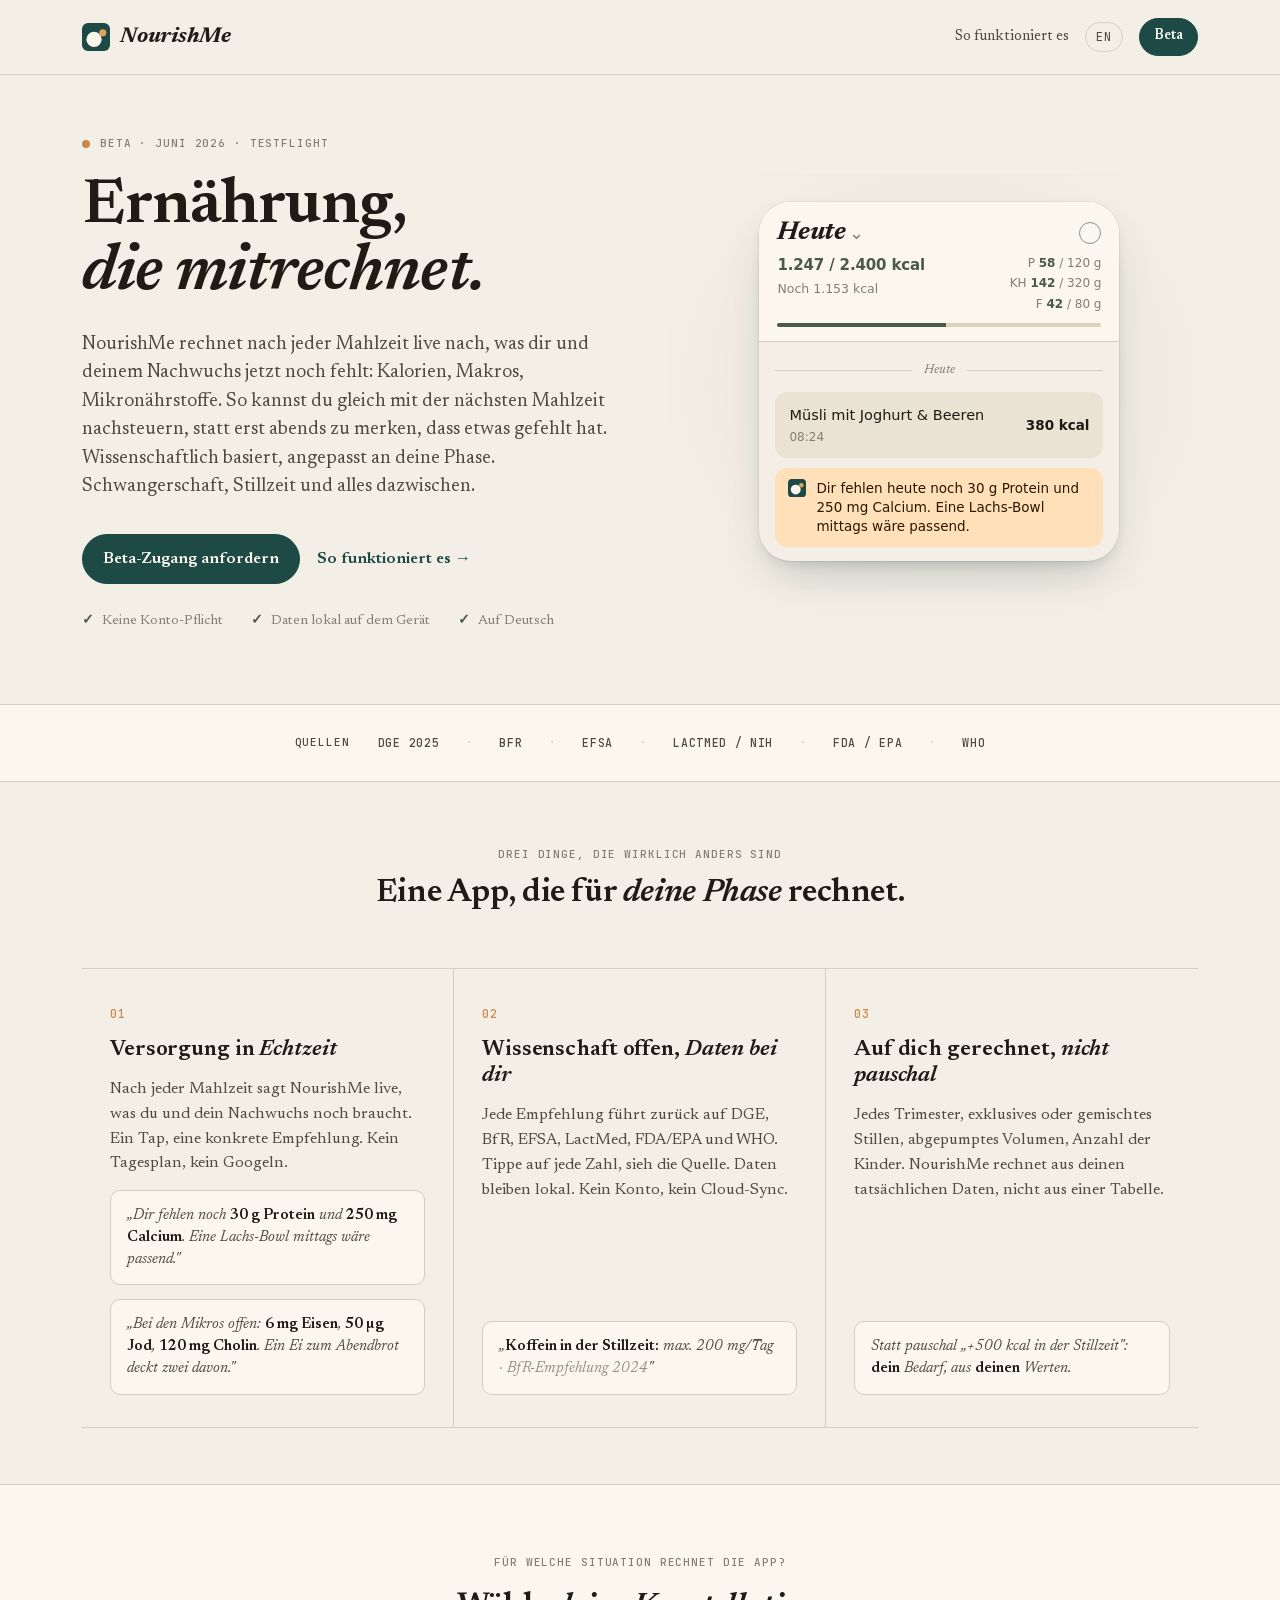
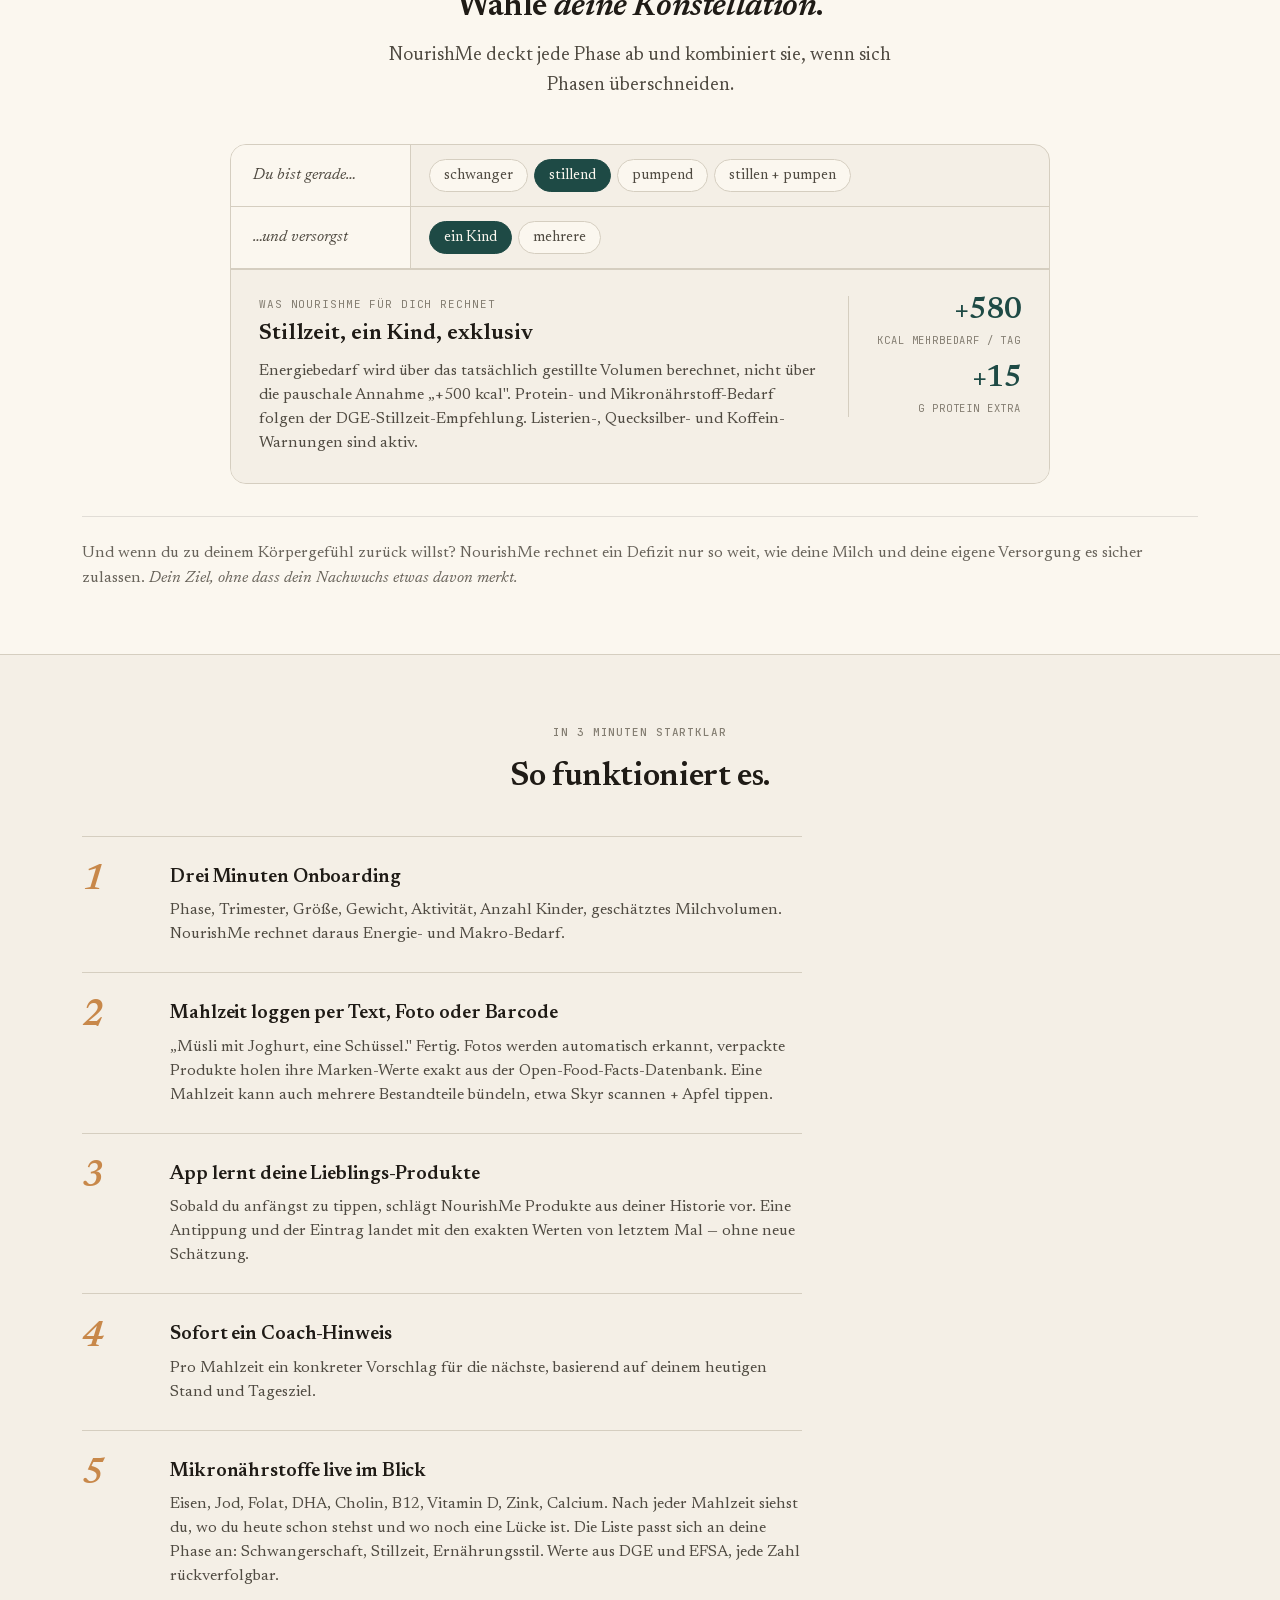
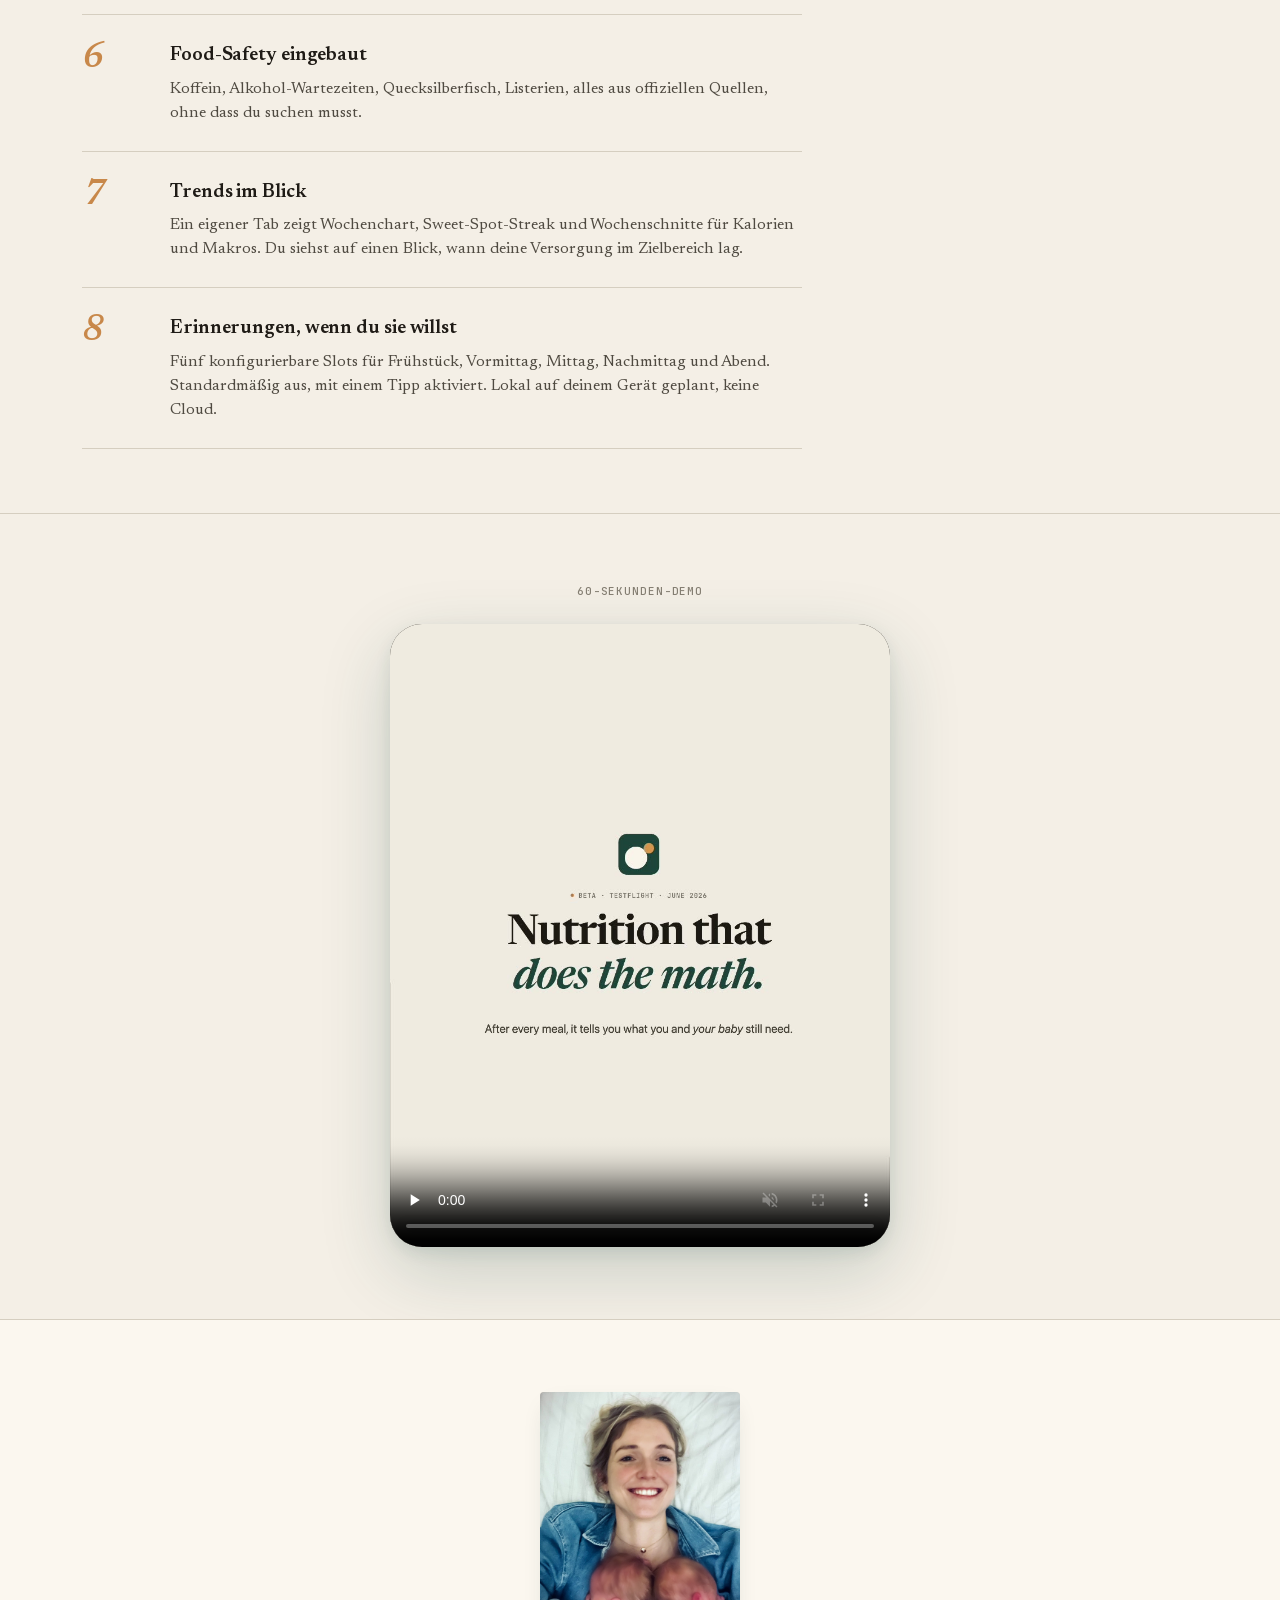
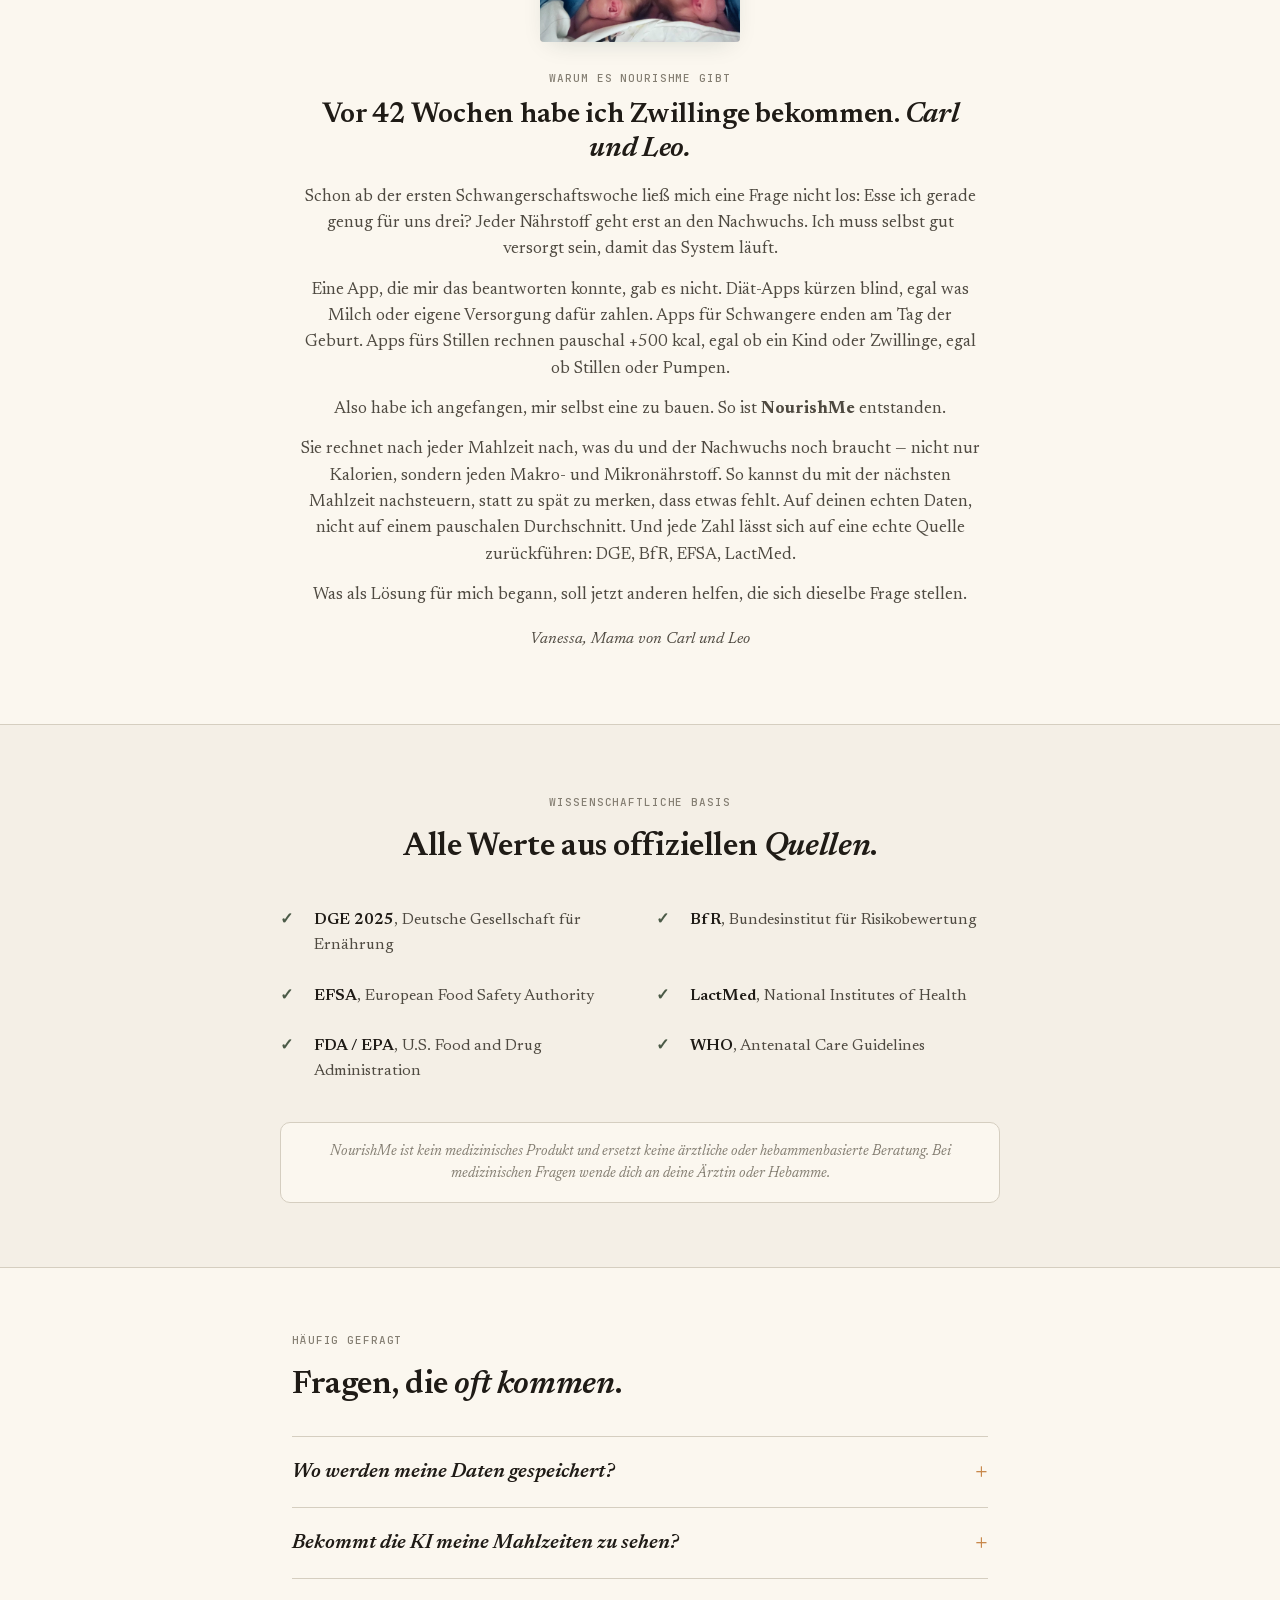
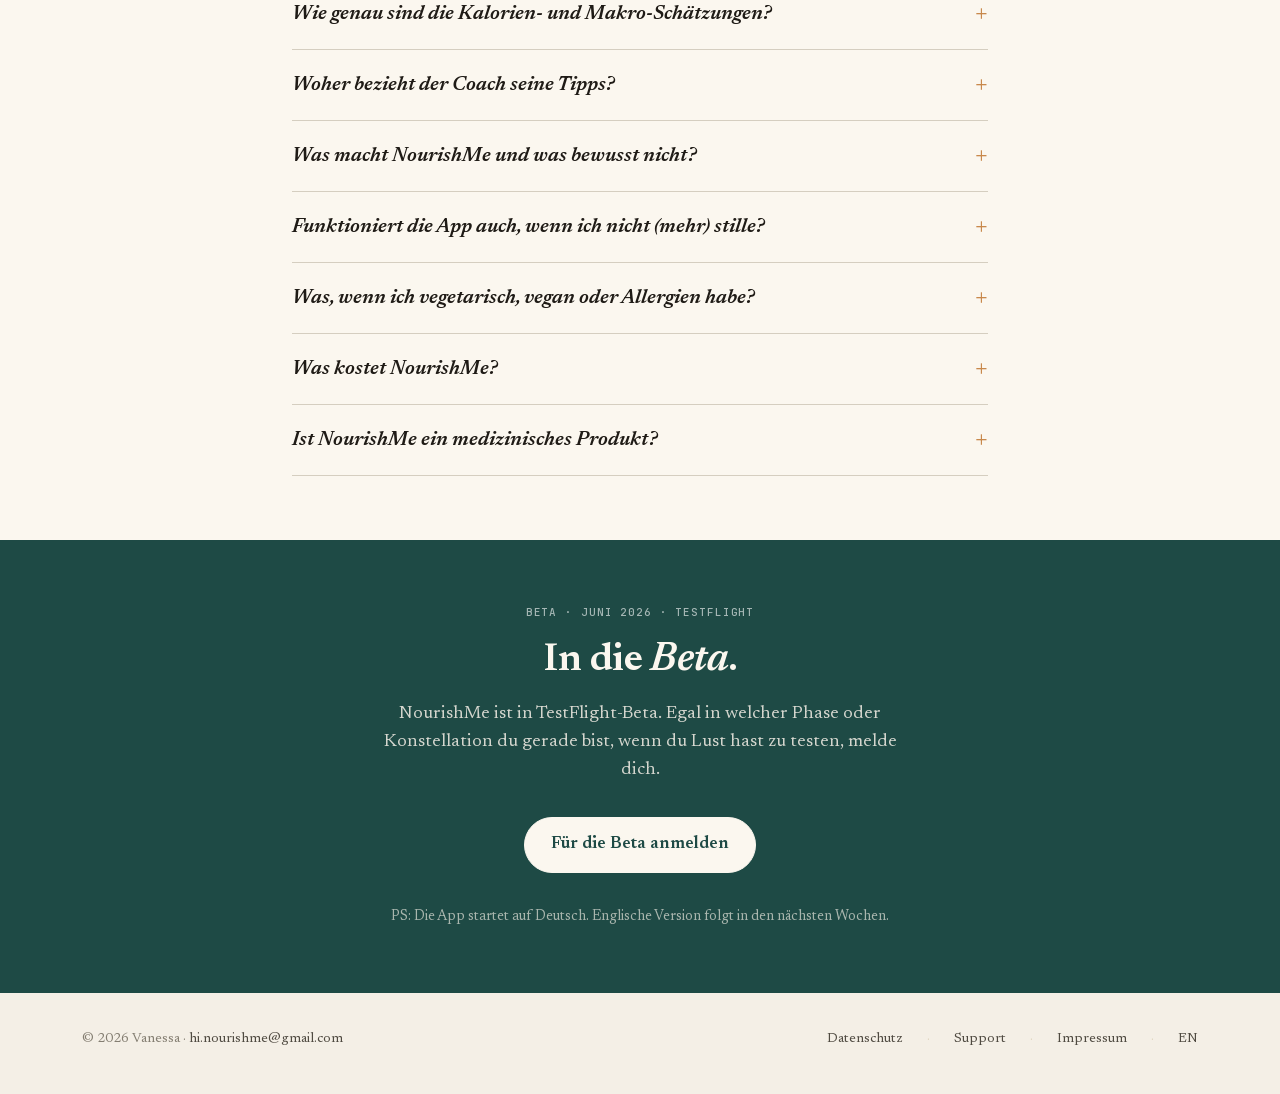
<file: docs/index.html>
<!DOCTYPE html>
<html lang="de">
<head>
<meta charset="UTF-8">
<meta name="viewport" content="width=device-width, initial-scale=1">
<title>NourishMe · Ernährung, die mitrechnet.</title>
<style>
  /* Self-hosted variable fonts (latin subset). No external requests. */
  @font-face {
    font-family: 'Newsreader';
    font-style: normal;
    font-weight: 400 700;
    font-display: swap;
    src: url('fonts/newsreader-var.woff2') format('woff2');
  }
  @font-face {
    font-family: 'Newsreader';
    font-style: italic;
    font-weight: 400 700;
    font-display: swap;
    src: url('fonts/newsreader-var-italic.woff2') format('woff2');
  }
  @font-face {
    font-family: 'JetBrains Mono';
    font-style: normal;
    font-weight: 400 700;
    font-display: swap;
    src: url('fonts/jetbrainsmono-var.woff2') format('woff2');
  }
</style>
<style>
  :root {
    --paper:      #F4EFE6;
    --paper-hi:   #FBF7EF;
    --paper-lo:   #EAE2D2;
    --paper-deep: #DDD3BD;
    --ink:        #1F1B16;
    --ink-soft:   #4F4A41;
    --ink-mute:   #847E72;
    --pine:       #1E4A45;
    --pine-deep:  #0F2D2A;
    --pine-soft:  #C6E2DC;
    --amber:      #C8884A;
    --amber-warm: #D89A5B;
    --amber-soft: #FFE0B8;
    --rust:       #9C4623;
    --moss:       #4B5A47;
    --plum:       #6B4554;
    --plum-soft:  #F4D9E3;
    --rule:       #D5CEC0;
    --serif: "Newsreader", Georgia, serif;
    --mono:  "JetBrains Mono", ui-monospace, "SF Mono", monospace;
  }
  * { box-sizing: border-box; }
  html, body { margin: 0; padding: 0; background: var(--paper); color: var(--ink); }
  html { -webkit-text-size-adjust: 100%; }
  body { overflow-x: hidden; } /* belt + braces against the hero glow & wide chip wraps */
  body {
    font-family: var(--serif);
    font-size: 18px;
    line-height: 1.55;
    -webkit-font-smoothing: antialiased;
    text-rendering: optimizeLegibility;
  }
  a { color: var(--pine); text-decoration: none; }
  a:hover { text-decoration: underline; text-underline-offset: 3px; }

  .wrap { max-width: 1180px; margin: 0 auto; padding: 0 32px; }
  .wrap-narrow { max-width: 760px; margin: 0 auto; padding: 0 32px; }

  /* ─────────── Type ─────────── */
  .mono {
    font-family: var(--mono);
    font-size: 11px;
    letter-spacing: 0.08em;
    text-transform: uppercase;
    font-weight: 500;
    color: var(--ink-mute);
  }
  .display {
    font-family: var(--serif);
    font-weight: 600;
    letter-spacing: -0.015em;
    line-height: 1.05;
    color: var(--ink);
    margin: 0;
  }
  .display em { font-style: italic; font-weight: 600; }
  .section-title {
    font-family: var(--serif);
    font-weight: 600;
    font-size: 32px;
    letter-spacing: -0.012em;
    line-height: 1.15;
    color: var(--ink);
    margin: 0;
  }
  .section-title em { font-style: italic; font-weight: 600; }
  .lede {
    font-size: 19px;
    line-height: 1.55;
    color: var(--ink-soft);
    margin: 0;
  }

  /* ─────────── Top bar ─────────── */
  .topbar {
    border-bottom: 0.5px solid var(--rule);
    background: var(--paper);
    position: sticky; top: 0; z-index: 10;
    backdrop-filter: blur(8px);
  }
  .topbar-inner {
    display: flex; align-items: center; gap: 16px;
    padding: 18px 32px;
    max-width: 1180px; margin: 0 auto;
  }
  .brand {
    display: flex; align-items: center; gap: 10px;
    font-family: var(--serif);
    font-style: italic; font-weight: 700;
    font-size: 22px; color: var(--ink);
    letter-spacing: -0.01em;
  }
  .brand svg { display: block; }
  .topbar-spacer { flex: 1; }
  .topbar a.nav { color: var(--ink-soft); font-size: 15px; }
  .topbar a.nav:hover { color: var(--ink); text-decoration: none; }
  /* Language switch: pill-style so it reads as a switch on both desktop
     and mobile, not another nav link. Visible on all screen sizes. */
  .topbar a.nav-lang {
    font-family: var(--mono);
    font-size: 12px; letter-spacing: 0.08em;
    text-transform: uppercase;
    padding: 5px 10px;
    border: 0.5px solid var(--rule);
    border-radius: 999px;
    color: var(--ink-soft);
  }
  .topbar a.nav-lang:hover {
    border-color: var(--ink-mute); color: var(--ink); text-decoration: none;
  }
  /* Compact CTA inside the topbar so it shares the brand-text height
     rather than ballooning the bar to fit a hero-size button. */
  .topbar .btn { padding: 7px 14px; font-size: 14px; }

  /* ─────────── Buttons ─────────── */
  .btn {
    display: inline-flex; align-items: center; gap: 8px;
    padding: 12px 20px;
    border-radius: 999px;
    font-family: var(--serif);
    font-size: 16px; font-weight: 600;
    border: 1.5px solid var(--pine);
    background: var(--pine); color: var(--paper-hi);
    cursor: pointer;
    transition: transform .12s ease, background .12s ease;
    text-decoration: none;
  }
  .btn:hover { background: var(--pine-deep); border-color: var(--pine-deep); text-decoration: none; }
  .btn.ghost {
    background: transparent; color: var(--pine); border-color: transparent;
    padding-left: 8px; padding-right: 8px;
  }
  .btn.ghost:hover { background: transparent; color: var(--pine-deep); text-decoration: underline; text-underline-offset: 3px; }

  /* ─────────── Hero ─────────── */
  .hero {
    padding: 56px 0 72px;
    border-bottom: 0.5px solid var(--rule);
  }
  .hero-grid {
    display: grid;
    grid-template-columns: 1.05fr 1fr;
    gap: 56px;
    align-items: center;
  }
  .hero-eyebrow {
    display: inline-flex; align-items: center; gap: 10px;
    margin-bottom: 22px;
  }
  .hero-eyebrow .dot {
    width: 8px; height: 8px; border-radius: 50%;
    background: var(--amber);
  }
  .hero h1.display {
    font-size: clamp(40px, 5.4vw, 64px);
  }
  .hero-sub {
    margin: 22px 0 32px;
    font-size: 19px;
    line-height: 1.5;
    color: var(--ink-soft);
    max-width: 540px;
  }
  .hero-cta { display: flex; align-items: center; gap: 8px; flex-wrap: wrap; }
  .hero-meta {
    margin-top: 28px;
    display: flex; gap: 28px;
    color: var(--ink-mute);
    font-size: 14px;
    line-height: 1.4;
  }
  .hero-meta .item { display: flex; align-items: center; gap: 8px; }
  .hero-meta .check {
    color: var(--moss); font-weight: 600;
  }

  /* App mockup container */
  .mockup-stage {
    position: relative;
    display: flex; align-items: center; justify-content: center;
    padding: 8px;
  }
  .mockup-stage::before {
    content: "";
    position: absolute; inset: -20px -10px -20px -10px;
    background: radial-gradient(60% 70% at 50% 50%, rgba(30,74,69,0.06), rgba(30,74,69,0));
    z-index: 0;
    pointer-events: none;
  }

  /* ─────────── Mini-screen (CSS-recreated Tagebuch) ─────────── */
  .screen {
    width: 360px;
    background: var(--paper);
    border-radius: 32px;
    box-shadow:
      0 1px 0 rgba(255,255,255,0.6) inset,
      0 24px 48px -16px rgba(15,45,42,0.22),
      0 6px 14px -6px rgba(15,45,42,0.18),
      0 0 0 1px rgba(31,27,22,0.06);
    overflow: hidden;
    position: relative;
    z-index: 1;
    font-family: -apple-system, "SF Pro Text", system-ui, sans-serif;
    font-size: 14px;
  }
  .screen-bar {
    background: var(--paper-hi);
    padding: 18px 18px 14px;
    border-bottom: 0.5px solid var(--rule);
  }
  .screen-bar-top {
    display: flex; align-items: center; justify-content: space-between;
    margin-bottom: 8px;
  }
  .screen-title {
    font-family: var(--serif);
    font-style: italic;
    font-weight: 700;
    font-size: 26px;
    color: var(--ink);
    letter-spacing: -0.015em;
    line-height: 1;
  }
  .screen-kcal-row {
    display: flex; align-items: flex-start; justify-content: space-between;
  }
  .screen-kcal {
    font-weight: 700; font-size: 15px; color: var(--moss);
    letter-spacing: -0.01em;
  }
  .screen-kcal-sub {
    font-size: 12.5px; color: var(--ink-mute); margin-top: 2px;
  }
  .screen-macros {
    display: flex; flex-direction: column; gap: 2px;
    text-align: right; font-size: 12px; color: var(--ink-mute);
  }
  .screen-macros b { color: var(--moss); font-weight: 600; }
  .screen-progress {
    margin-top: 10px; height: 4px;
    background: var(--paper-deep); border-radius: 2px; overflow: hidden;
  }
  .screen-progress span {
    display: block; height: 100%; background: var(--moss); width: 52%;
  }
  .screen-body {
    padding: 14px 16px;
    display: flex; flex-direction: column; gap: 10px;
  }
  .screen-sep {
    display: flex; align-items: center; gap: 12px;
    color: var(--ink-mute); font-family: var(--serif); font-style: italic;
    font-size: 13px;
    margin: 4px 0 2px;
  }
  .screen-sep::before, .screen-sep::after {
    content: ""; flex: 1; height: 0.5px; background: var(--rule);
  }
  .meal {
    background: var(--paper-lo);
    border-radius: 12px;
    padding: 12px 14px;
    display: flex; align-items: center; gap: 10px;
  }
  .meal-text { flex: 1; min-width: 0; }
  .meal-name { font-size: 14.5px; color: var(--ink); font-weight: 500; }
  .meal-time { font-size: 12px; color: var(--ink-mute); margin-top: 1px; }
  .meal-kcal { font-size: 13.5px; color: var(--ink); font-weight: 600; flex-shrink: 0; white-space: nowrap; }
  .coach {
    background: var(--amber-soft);
    border-radius: 12px;
    padding: 11px 13px;
    display: flex; gap: 10px; align-items: flex-start;
    color: #2A1900;
    font-size: 13.5px;
    line-height: 1.4;
  }
  .coach .coach-mark {
    flex-shrink: 0;
  }
  .coach b { font-weight: 600; }

  /* ─────────── Trust strip ─────────── */
  .trust {
    padding: 24px 0;
    border-bottom: 0.5px solid var(--rule);
    background: var(--paper-hi);
  }
  .trust-inner {
    display: flex; align-items: center; gap: 28px; flex-wrap: wrap;
    justify-content: center;
    color: var(--ink-mute);
  }
  .trust .label { color: var(--ink-soft); }
  .trust .source {
    font-family: var(--mono); font-size: 11.5px; letter-spacing: 0.06em;
    text-transform: uppercase; font-weight: 500; color: var(--ink-soft);
  }
  .trust .sep { color: var(--paper-deep); }

  /* ─────────── USPs ─────────── */
  .usps {
    padding: 64px 0 56px;
  }
  .usp-head { text-align: center; margin-bottom: 56px; }
  .usp-head .eyebrow { display: block; margin-bottom: 12px; }
  .usp-grid {
    display: grid;
    grid-template-columns: repeat(3, 1fr);
    gap: 0;
    border-top: 0.5px solid var(--rule);
    border-bottom: 0.5px solid var(--rule);
  }
  .usp {
    padding: 36px 28px 32px;
    border-right: 0.5px solid var(--rule);
    display: flex; flex-direction: column; gap: 14px;
    position: relative;
  }
  .usp:last-child { border-right: none; }
  .usp-num {
    font-family: var(--mono); font-size: 11.5px; letter-spacing: 0.08em;
    color: var(--amber); font-weight: 500;
  }
  .usp-title {
    font-family: var(--serif); font-weight: 600;
    font-size: 22px; line-height: 1.2; color: var(--ink);
    margin: 0; letter-spacing: -0.005em;
  }
  .usp-title em { font-style: italic; font-weight: 600; }
  .usp-body {
    color: var(--ink-soft); font-size: 16px; line-height: 1.55; margin: 0;
  }
  .usp-example {
    margin-top: auto;
    padding: 14px 16px;
    background: var(--paper-hi);
    border: 0.5px solid var(--rule);
    border-radius: 10px;
    font-family: var(--serif);
    font-style: italic;
    font-size: 15px; color: var(--ink-soft); line-height: 1.45;
  }
  .usp-example b { font-style: normal; font-weight: 600; color: var(--ink); }

  /* ─────────── Audience selector ─────────── */
  .audience {
    padding: 64px 0;
    background: var(--paper-hi);
    border-top: 0.5px solid var(--rule);
    border-bottom: 0.5px solid var(--rule);
  }
  .audience-head { text-align: center; margin-bottom: 44px; }
  .audience-head .lede { margin: 16px auto 0; max-width: 560px; }
  .selector {
    max-width: 820px; margin: 0 auto;
    background: var(--paper);
    border: 0.5px solid var(--rule);
    border-radius: 16px;
    overflow: hidden;
  }
  .selector-row {
    display: grid;
    grid-template-columns: 180px 1fr;
    border-bottom: 0.5px solid var(--rule);
  }
  .selector-row:last-of-type { border-bottom: none; }
  .selector-label {
    padding: 18px 22px;
    background: var(--paper-hi);
    border-right: 0.5px solid var(--rule);
    font-family: var(--serif); font-style: italic; color: var(--ink-soft);
    font-size: 16px;
    display: flex; align-items: center;
  }
  .selector-options {
    padding: 14px 18px;
    display: flex; flex-wrap: wrap; gap: 6px;
  }
  .chip {
    appearance: none; cursor: pointer;
    padding: 8px 14px; border-radius: 999px;
    border: 1px solid var(--rule);
    background: var(--paper-hi);
    font-family: var(--serif); font-size: 15px; color: var(--ink-soft);
    transition: all .15s ease;
  }
  .chip:hover { border-color: var(--ink-mute); color: var(--ink); }
  .chip[aria-pressed="true"] {
    background: var(--pine); color: var(--paper-hi); border-color: var(--pine);
  }
  .selector-output {
    padding: 26px 28px 28px;
    background: var(--paper);
    border-top: 0.5px solid var(--rule);
    display: grid;
    grid-template-columns: 1fr auto;
    gap: 18px 32px;
    align-items: start;
  }
  .selector-output-label {
    font-family: var(--mono); font-size: 11px; letter-spacing: 0.08em;
    text-transform: uppercase; color: var(--ink-mute); margin-bottom: 8px;
  }
  .selector-output-headline {
    font-family: var(--serif); font-weight: 600;
    font-size: 22px; line-height: 1.25; color: var(--ink);
    letter-spacing: -0.005em; margin: 0 0 10px;
  }
  .selector-output-headline em { font-style: italic; font-weight: 600; color: var(--pine); }
  .selector-output-body {
    color: var(--ink-soft); font-size: 16px; line-height: 1.5; margin: 0;
  }
  .selector-output-numbers {
    text-align: right;
    border-left: 0.5px solid var(--rule);
    padding-left: 28px;
    min-width: 160px;
  }
  .selector-output-numbers .num {
    font-family: var(--serif); font-weight: 600;
    font-size: 30px; color: var(--pine); letter-spacing: -0.02em;
    line-height: 1; display: block;
  }
  .selector-output-numbers .num-label {
    font-family: var(--mono); font-size: 10.5px; letter-spacing: 0.08em;
    text-transform: uppercase; color: var(--ink-mute); margin-top: 6px;
    display: block;
  }
  .selector-output-numbers .row + .row { margin-top: 16px; }

  /* ─────────── How it works ─────────── */
  .how {
    padding: 64px 0;
  }
  .how-head { text-align: center; margin-bottom: 40px; }
  .how-steps {
    max-width: 720px; margin: 0 auto;
    display: flex; flex-direction: column;
  }
  .step {
    display: grid;
    grid-template-columns: 64px 1fr;
    gap: 24px;
    padding: 26px 0;
    border-top: 0.5px solid var(--rule);
  }
  .step:last-child { border-bottom: 0.5px solid var(--rule); }
  .step-num {
    font-family: var(--serif); font-style: italic; font-weight: 600;
    font-size: 36px; color: var(--amber); line-height: 1;
    letter-spacing: -0.02em;
  }
  .step-title {
    font-family: var(--serif); font-weight: 600;
    font-size: 19px; color: var(--ink); margin: 0 0 6px;
    letter-spacing: -0.005em;
  }
  .step-body {
    color: var(--ink-soft); font-size: 16px; line-height: 1.5; margin: 0;
  }

  /* ─────────── Demo video ─────────── */
  /* Centered single column. The player IS the section - no pitch text
     above it, since the play button is its own call to action. Just a
     compact mono label so the section has a name. Click-to-play
     (preload="none") so the 10 MB MP4 doesn't load on page open; the
     poster image is grabbed at the 3 s mark so the box previews the
     app shape, not a black rectangle. */
  .demo {
    padding: 64px 0 72px;
    background: var(--paper);
    border-top: 0.5px solid var(--rule);
    text-align: center;
  }
  .demo .mono {
    color: var(--ink-mute);
    display: inline-block;
    margin-bottom: 24px;
  }
  .demo-player {
    /* Portrait video (888x1108 ~= 4:5). 500 px wide gives ~625 px
       height on desktop - prominent without dominating taller than
       the hero section above it. */
    max-width: 500px;
    width: 100%;
    margin: 0 auto;
    border-radius: 32px;
    overflow: hidden;
    box-shadow: 0 24px 70px rgba(30, 74, 69, 0.20),
                0 6px 16px rgba(30, 74, 69, 0.10);
    background: var(--ink);
  }
  .demo-player video {
    display: block;
    width: 100%;
    height: auto;
  }

  /* ─────────── Story ─────────── */
  .story {
    padding: 72px 0;
    background: var(--paper-hi);
    border-top: 0.5px solid var(--rule);
    border-bottom: 0.5px solid var(--rule);
  }
  /* Centered editorial: portrait on top, text below, everything aligned
     on the page's central axis. Was a 2-column grid before. */
  .story-grid {
    display: flex;
    flex-direction: column;
    align-items: center;
    gap: 28px;
    max-width: 680px;
    margin: 0 auto;
    text-align: center;
  }
  .story-photo {
    width: 200px; height: 250px;
    overflow: hidden;
    border-radius: 4px;
    background: var(--paper-lo);
    box-shadow: 0 8px 24px -10px rgba(15,45,42,0.18);
  }
  .story-photo img { width: 100%; height: 100%; object-fit: cover; display: block; }
  .story-content { width: 100%; }
  .story-content .mono { display: block; margin-bottom: 12px; }
  .story-content h2 {
    font-family: var(--serif); font-weight: 600;
    font-size: 28px; line-height: 1.2; color: var(--ink);
    letter-spacing: -0.01em; margin: 0 0 18px;
  }
  .story-content h2 em { font-style: italic; }
  .story-content p {
    color: var(--ink-soft); font-size: 17px; line-height: 1.55; margin: 0 0 14px;
  }
  .story-content p:last-child { margin-bottom: 0; }
  .story-sign {
    margin-top: 18px;
    font-family: var(--serif); font-style: italic;
    color: var(--ink-soft); font-size: 16px;
  }

  /* ─────────── Wissenschaftliche Basis ─────────── */
  .basis {
    padding: 64px 0;
  }
  .basis-head { text-align: center; margin-bottom: 36px; }
  .basis-list {
    max-width: 720px; margin: 0 auto;
    display: grid;
    grid-template-columns: 1fr 1fr;
    gap: 14px 32px;
    padding: 0;
    list-style: none;
  }
  .basis-list li {
    display: grid;
    grid-template-columns: 24px 1fr;
    gap: 10px;
    color: var(--ink-soft);
    font-size: 16px;
    padding: 6px 0;
  }
  .basis-list li::before {
    content: "✓"; color: var(--moss); font-weight: 700;
  }
  .basis-list li b { color: var(--ink); font-weight: 600; }
  .disclaimer {
    max-width: 720px; margin: 32px auto 0;
    padding: 18px 22px;
    background: var(--paper-hi);
    border: 0.5px solid var(--rule);
    border-radius: 10px;
    font-size: 14.5px; color: var(--ink-mute); line-height: 1.5;
    font-family: var(--serif); font-style: italic;
    text-align: center;
  }

  /* ─────────── Beta CTA ─────────── */
  .beta {
    padding: 64px 0;
    background: var(--pine);
    color: var(--paper-hi);
    text-align: center;
  }
  .beta .mono { color: rgba(255,255,255,0.6); margin-bottom: 18px; display: block; }
  .beta h2 {
    font-family: var(--serif); font-weight: 600;
    font-size: 40px; line-height: 1.1; color: var(--paper-hi);
    letter-spacing: -0.015em; margin: 0 0 18px;
  }
  .beta h2 em { font-style: italic; }
  .beta p {
    max-width: 540px; margin: 0 auto 32px;
    font-size: 18px; line-height: 1.55;
    color: rgba(244,239,230,0.85);
  }
  .beta .btn {
    background: var(--paper-hi); color: var(--pine);
    border-color: var(--paper-hi);
    padding: 14px 26px; font-size: 17px;
  }
  .beta .btn:hover { background: #fff; border-color: #fff; }
  .beta-foot {
    margin-top: 32px;
    font-size: 14.5px;
    color: rgba(244,239,230,0.65);
    line-height: 1.6;
  }

  /* ─────────── FAQ ─────────── */
  .faq {
    padding: 64px 0;
    background: var(--paper-hi);
    border-top: 0.5px solid var(--rule);
  }
  .faq .mono { color: var(--ink-mute); margin-bottom: 18px; display: block; }
  .faq-list { margin-top: 32px; }
  .faq-item {
    border-top: 0.5px solid var(--rule);
    padding: 22px 0;
  }
  .faq-item:last-of-type { border-bottom: 0.5px solid var(--rule); }
  .faq-item summary {
    font-family: var(--serif);
    font-style: italic;
    font-weight: 600;
    font-size: 20px;
    line-height: 1.3;
    color: var(--ink);
    cursor: pointer;
    list-style: none;
    position: relative;
    padding-right: 32px;
  }
  .faq-item summary::-webkit-details-marker { display: none; }
  .faq-item summary::after {
    content: "+";
    position: absolute;
    right: 0; top: -2px;
    font-family: var(--serif);
    font-style: normal;
    font-weight: 400;
    font-size: 28px;
    color: var(--amber);
    line-height: 1;
  }
  .faq-item[open] summary::after { content: "−"; }
  .faq-item p {
    margin: 12px 0 0;
    font-family: var(--serif);
    color: var(--ink-soft);
    line-height: 1.6;
    font-size: 16.5px;
  }

  /* ─────────── Footer ─────────── */
  footer {
    padding: 36px 0 44px;
    background: var(--paper);
    color: var(--ink-mute);
    font-size: 14px;
  }
  .footer-inner {
    display: flex; align-items: center; gap: 24px; flex-wrap: wrap;
  }
  .footer-inner a { color: var(--ink-soft); }
  .footer-inner .sep-dot { color: var(--paper-deep); }
  .footer-inner .grow { flex: 1; }

  /* ─────────── Layout responsive ─────────── */
  @media (max-width: 880px) {
    .hero { padding: 36px 0 48px; }
    .hero-grid { grid-template-columns: 1fr; gap: 36px; }
    .mockup-stage { order: -1; }
    .screen { width: min(340px, 86vw); }
    .section-title { font-size: 26px; }
    .topbar-inner { padding: 14px 20px; }
    .wrap, .wrap-narrow { padding: 0 20px; }
    .usps, .audience, .how, .story, .basis, .beta { padding-top: 52px; padding-bottom: 48px; }
    .usp-grid { grid-template-columns: 1fr; }
    .usp { border-right: none; border-bottom: 0.5px solid var(--rule); }
    .usp:last-child { border-bottom: none; }
    .selector-row { grid-template-columns: 1fr; }
    .selector-label { border-right: none; border-bottom: 0.5px solid var(--rule); padding: 14px 18px 6px; }
    .selector-output { grid-template-columns: 1fr; }
    .selector-output-numbers { border-left: none; border-top: 0.5px solid var(--rule); padding-left: 0; padding-top: 18px; text-align: left; }
    .story-grid { grid-template-columns: 1fr; gap: 28px; }
    .story-photo { width: 180px; height: 220px; }
    /* Demo: smaller player on phones so it doesn't fill the screen. */
    .demo { padding: 52px 0 56px; }
    .demo-player { max-width: min(380px, 86vw); border-radius: 26px; }
    .basis-list { grid-template-columns: 1fr; }
    .beta h2 { font-size: 30px; }
  }

  /* ─────────── Phones (≤600px) ─────────── */
  @media (max-width: 600px) {
    body { font-size: 17px; }
    .wrap, .wrap-narrow { padding: 0 18px; }

    /* Topbar: tighter, brand smaller, hide the "So funktioniert es" nav
       link entirely, the Beta button stays for the only CTA. */
    .topbar-inner { padding: 12px 18px; gap: 10px; }
    .brand { font-size: 19px; }
    .nav-desktop-only { display: none; }
    .topbar a.nav { font-size: 14px; }

    /* Hero */
    .hero { padding: 24px 0 40px; }
    .hero-grid { gap: 28px; text-align: center; }
    .hero h1.display { font-size: clamp(32px, 8vw, 40px); line-height: 1.08; }
    .hero-sub { font-size: 17px; margin: 18px auto 24px; }
    .hero-cta { gap: 6px; justify-content: center; }
    .hero-cta .btn { padding: 12px 18px; font-size: 15px; }
    .hero-meta { gap: 18px; flex-wrap: wrap; font-size: 13.5px; justify-content: center; }
    .hero-eyebrow { justify-content: center; }

    /* Mockup centered explicitly and the glow can't bleed past the viewport */
    .mockup-stage { margin: 0 auto; }
    .mockup-stage::before { inset: -8px 0 -8px 0; }
    .screen { width: min(320px, 88vw); border-radius: 28px; }

    /* Trust strip: stack source pills tighter, allow wraps */
    .trust { padding: 18px 0; }
    .trust-inner { gap: 12px 16px; }

    /* Section vertical rhythm */
    .usps, .audience, .how, .story, .basis, .beta { padding-top: 40px; padding-bottom: 40px; }
    .section-title { font-size: 24px; }

    /* USPs cards */
    .usp { padding: 28px 22px; }
    .usp-title { font-size: 20px; }
    .usp-body { font-size: 15.5px; }
    .usp-example { font-size: 14.5px; padding: 12px 14px; }

    /* Selector chips a bit smaller so they wrap less often */
    .audience-head { margin-bottom: 32px; }
    .selector-label { font-size: 15px; padding: 12px 16px 4px; }
    .selector-options { padding: 12px 14px; gap: 6px; }
    .chip { padding: 7px 12px; font-size: 14px; }
    .selector-output { padding: 22px 18px 22px; gap: 14px; }
    .selector-output-headline { font-size: 20px; }
    .selector-output-body { font-size: 15.5px; }
    .selector-output-numbers { padding-top: 14px; min-width: 0; }
    .selector-output-numbers .num { font-size: 26px; }

    /* How steps */
    .how-head { margin-bottom: 36px; }
    .step { grid-template-columns: 44px 1fr; gap: 16px; padding: 22px 0; }
    .step-num { font-size: 30px; }
    .step-title { font-size: 17px; }
    .step-body { font-size: 15.5px; }

    /* Story */
    .story-grid { gap: 22px; }
    .story-photo { width: 140px; height: 180px; }
    .story-content h2 { font-size: 24px; }
    .story-content p { font-size: 16px; }

    /* Wissenschaftliche Basis */
    .basis-head { margin-bottom: 28px; }
    .basis-list { gap: 8px; }
    .basis-list li { font-size: 15.5px; }
    .disclaimer { font-size: 13.5px; padding: 14px 16px; margin-top: 24px; }

    /* Beta CTA */
    .beta h2 { font-size: 26px; line-height: 1.15; }
    .beta p { font-size: 16px; margin-bottom: 24px; }
    .beta .btn { padding: 13px 22px; font-size: 16px; }
    .beta-foot { font-size: 13.5px; margin-top: 24px; padding: 0 12px; }

    /* Footer: stack vertically on phones */
    footer { padding: 28px 0 32px; font-size: 13.5px; }
    .footer-inner { gap: 6px 12px; }
    .footer-inner .grow { flex-basis: 100%; margin-bottom: 8px; }
  }
</style>

<!-- PostHog (EU). Same project as the app's analytics: lets us see landing
     visits in the same dashboard as the in-app funnel, and eventually
     stitch landing-visitor → app-install when the user logs in. The
     project API key is a public frontend key, safe to commit. Anonymous-
     only: person_profiles 'identified_only' means no Person object is
     created for visitors who never call identify() - so the landing
     records pageview counts without producing 1-profile-per-visitor noise.
     respect_dnt honours the browser's Do-Not-Track signal. -->
<script>
  !function(t,e){var o,n,p,r;e.__SV||(window.posthog=e,e._i=[],e.init=function(i,s,a){function g(t,e){var o=e.split(".");2==o.length&&(t=t[o[0]],e=o[1]);t[e]=function(){t.push([e].concat(Array.prototype.slice.call(arguments,0)))}}(p=t.createElement("script")).type="text/javascript",p.crossOrigin="anonymous",p.async=!0,p.src=s.api_host.replace(".i.posthog.com","-assets.i.posthog.com")+"/static/array.js",(r=t.getElementsByTagName("script")[0]).parentNode.insertBefore(p,r);var u=e;for(void 0!==a?u=e[a]=[]:a="posthog",u.people=u.people||[],u.toString=function(t){var e="posthog";return"posthog"!==a&&(e+="."+a),t||(e+=" (stub)"),e},u.people.toString=function(){return u.toString(1)+".people (stub)"},o="init capture register register_once register_for_session unregister unregister_for_session getFeatureFlag getFeatureFlagPayload isFeatureEnabled reloadFeatureFlags updateEarlyAccessFeatureEnrollment getEarlyAccessFeatures on onFeatureFlags onSessionId getSurveys getActiveMatchingSurveys renderSurvey canRenderSurvey getNextSurveyStep identify setPersonProperties group resetGroups setPersonPropertiesForFlags resetPersonPropertiesForFlags setGroupPropertiesForFlags resetGroupPropertiesForFlags reset get_distinct_id getGroups get_session_id get_session_replay_url alias set_config startSessionRecording stopSessionRecording sessionRecordingStarted captureException loadToolbar get_property getSessionProperty createPersonProfile opt_in_capturing opt_out_capturing has_opted_in_capturing has_opted_out_capturing clear_opt_in_out_capturing debug getPageViewId".split(" "),n=0;n<o.length;n++)g(u,o[n]);e._i.push([i,s,a])},e.__SV=1)}(document,window.posthog||[]);
  posthog.init('phc_BRspCTLQueq8v9XYFhQ5F7MuakjTBVtmuKQs27ZgqWCa', {
    api_host: 'https://eu.i.posthog.com',
    person_profiles: 'identified_only',
    capture_pageview: true,
    capture_pageleave: true,
    respect_dnt: true,
  });
  // Tag every landing event with the page language so DE vs EN traffic
  // is splittable without parsing $current_url.
  posthog.register({ landing_locale: 'de' });
</script>
</head>
<body>

<!-- ─────────── Top bar ─────────── -->
<header class="topbar">
  <div class="topbar-inner">
    <a href="#top" class="brand" aria-label="NourishMe">
      <svg width="28" height="28" viewBox="0 0 1024 1024" aria-hidden="true">
        <rect width="1024" height="1024" rx="220" fill="#1E4A45"/>
        <circle cx="440" cy="600" r="280" fill="#FAF6EE"/>
        <circle cx="760" cy="360" r="130" fill="#E0A258"/>
      </svg>
      NourishMe
    </a>
    <div class="topbar-spacer"></div>
    <a href="#wie" class="nav nav-desktop-only">So funktioniert es</a>
    <a href="index-en.html" class="nav nav-lang">EN</a>
    <a href="#beta" class="btn">Beta</a>
  </div>
</header>

<!-- ─────────── Hero ─────────── -->
<section class="hero">
  <div class="wrap hero-grid">
    <div>
      <div class="hero-eyebrow">
        <span class="dot"></span>
        <span class="mono">Beta · Juni 2026 · TestFlight</span>
      </div>
      <h1 class="display">Ernährung,<br><em>die mitrechnet.</em></h1>
      <p class="hero-sub">
        NourishMe rechnet nach jeder Mahlzeit live nach, was dir und deinem Nachwuchs jetzt noch fehlt: Kalorien, Makros, Mikronährstoffe. So kannst du gleich mit der nächsten Mahlzeit nachsteuern, statt erst abends zu merken, dass etwas gefehlt hat. Wissenschaftlich basiert, angepasst an deine Phase. Schwangerschaft, Stillzeit und alles dazwischen.
      </p>
      <div class="hero-cta">
        <a href="#beta" class="btn">Beta-Zugang anfordern</a>
        <a href="#wie" class="btn ghost">So funktioniert es →</a>
      </div>
      <div class="hero-meta">
        <span class="item"><span class="check">✓</span> Keine Konto-Pflicht</span>
        <span class="item"><span class="check">✓</span> Daten lokal auf dem Gerät</span>
        <span class="item"><span class="check">✓</span> Auf Deutsch</span>
      </div>
    </div>

    <div class="mockup-stage">
      <div class="screen" role="img" aria-label="Vorschau der NourishMe App: Tagebuch-Screen mit Tagesziel und Coach-Antwort">
        <div class="screen-bar">
          <div class="screen-bar-top">
            <div class="screen-title">Heute<span style="color: var(--ink-mute); font-style: normal; font-weight: 400; font-size: 18px;">  ⌄</span></div>
            <div style="width: 22px; height: 22px; border: 1.5px solid var(--pine); border-radius: 50%; opacity: 0.55;"></div>
          </div>
          <div class="screen-kcal-row">
            <div>
              <div class="screen-kcal">1.247 / 2.400 kcal</div>
              <div class="screen-kcal-sub">Noch 1.153 kcal</div>
            </div>
            <div class="screen-macros">
              <div>P&nbsp;<b>58</b>&nbsp;/ 120 g</div>
              <div>KH&nbsp;<b>142</b>&nbsp;/ 320 g</div>
              <div>F&nbsp;<b>42</b>&nbsp;/ 80 g</div>
            </div>
          </div>
          <div class="screen-progress"><span></span></div>
        </div>
        <div class="screen-body">
          <div class="screen-sep">Heute</div>
          <div class="meal">
            <div class="meal-text">
              <div class="meal-name">Müsli mit Joghurt &amp; Beeren</div>
              <div class="meal-time">08:24</div>
            </div>
            <div class="meal-kcal">380 kcal</div>
          </div>
          <div class="coach">
            <svg class="coach-mark" width="18" height="18" viewBox="0 0 1024 1024" aria-hidden="true">
              <rect width="1024" height="1024" rx="220" fill="#1E4A45"/>
              <circle cx="440" cy="600" r="280" fill="#FAF6EE"/>
              <circle cx="760" cy="360" r="130" fill="#E0A258"/>
            </svg>
            <div>Dir fehlen heute noch 30&nbsp;g Protein und 250&nbsp;mg Calcium. Eine Lachs-Bowl mittags wäre passend.</div>
          </div>
        </div>
      </div>
    </div>
  </div>
</section>

<!-- ─────────── Trust strip ─────────── -->
<section class="trust">
  <div class="wrap trust-inner">
    <span class="mono label">Quellen</span>
    <span class="source">DGE 2025</span><span class="sep">·</span>
    <span class="source">BfR</span><span class="sep">·</span>
    <span class="source">EFSA</span><span class="sep">·</span>
    <span class="source">LactMed / NIH</span><span class="sep">·</span>
    <span class="source">FDA / EPA</span><span class="sep">·</span>
    <span class="source">WHO</span>
  </div>
</section>

<!-- ─────────── USPs ─────────── -->
<section class="usps">
  <div class="wrap">
    <div class="usp-head">
      <span class="mono eyebrow">Drei Dinge, die wirklich anders sind</span>
      <h2 class="section-title">Eine App, die für <em>deine Phase</em> rechnet.</h2>
    </div>
    <div class="usp-grid">
      <div class="usp">
        <span class="usp-num">01</span>
        <h3 class="usp-title">Versorgung in <em>Echtzeit</em></h3>
        <p class="usp-body">
          Nach jeder Mahlzeit sagt NourishMe live, was du und dein Nachwuchs noch braucht. Ein Tap, eine konkrete Empfehlung. Kein Tagesplan, kein Googeln.
        </p>
        <div class="usp-example">
          „Dir fehlen noch <b>30&nbsp;g Protein</b> und <b>250&nbsp;mg Calcium</b>. Eine Lachs-Bowl mittags wäre passend."
        </div>
        <div class="usp-example">
          „Bei den Mikros offen: <b>6&nbsp;mg Eisen</b>, <b>50&nbsp;µg Jod</b>, <b>120&nbsp;mg Cholin</b>. Ein Ei zum Abendbrot deckt zwei davon."
        </div>
      </div>
      <div class="usp">
        <span class="usp-num">02</span>
        <h3 class="usp-title">Wissenschaft offen, <em>Daten bei dir</em></h3>
        <p class="usp-body">
          Jede Empfehlung führt zurück auf DGE, BfR, EFSA, LactMed, FDA/EPA und WHO. Tippe auf jede Zahl, sieh die Quelle. Daten bleiben lokal. Kein Konto, kein Cloud-Sync.
        </p>
        <div class="usp-example">
          „<b>Koffein in der Stillzeit:</b> max. 200&nbsp;mg/Tag <span style="opacity:.6">· BfR-Empfehlung 2024</span>"
        </div>
      </div>
      <div class="usp">
        <span class="usp-num">03</span>
        <h3 class="usp-title">Auf dich gerechnet, <em>nicht pauschal</em></h3>
        <p class="usp-body">
          Jedes Trimester, exklusives oder gemischtes Stillen, abgepumptes Volumen, Anzahl der Kinder. NourishMe rechnet aus deinen tatsächlichen Daten, nicht aus einer Tabelle.
        </p>
        <div class="usp-example">
          Statt pauschal „+500&nbsp;kcal in der Stillzeit": <b>dein</b> Bedarf, aus <b>deinen</b> Werten.
        </div>
      </div>
    </div>
  </div>
</section>

<!-- ─────────── Audience selector (interactive) ─────────── -->
<section class="audience">
  <div class="wrap">
    <div class="audience-head">
      <span class="mono">Für welche Situation rechnet die App?</span>
      <h2 class="section-title" style="margin-top:12px;">Wähle <em>deine Konstellation</em>.</h2>
      <p class="lede">NourishMe deckt jede Phase ab und kombiniert sie, wenn sich Phasen überschneiden.</p>
    </div>

    <div class="selector" id="selector">
      <div class="selector-row">
        <div class="selector-label">Du bist gerade…</div>
        <div class="selector-options" role="group" aria-label="Phase">
          <button class="chip" data-axis="phase" data-value="schwanger">schwanger</button>
          <button class="chip" data-axis="phase" data-value="stillend" aria-pressed="true">stillend</button>
          <button class="chip" data-axis="phase" data-value="pumpend">pumpend</button>
          <button class="chip" data-axis="phase" data-value="gemischt">stillen + pumpen</button>
        </div>
      </div>
      <div class="selector-row">
        <div class="selector-label">…und versorgst</div>
        <div class="selector-options" role="group" aria-label="Anzahl Kinder">
          <button class="chip" data-axis="count" data-value="einling" aria-pressed="true">ein Kind</button>
          <button class="chip" data-axis="count" data-value="mehrlinge">mehrere</button>
        </div>
      </div>
      <div class="selector-output" id="selector-output">
        <div>
          <div class="selector-output-label">Was NourishMe für dich rechnet</div>
          <h3 class="selector-output-headline" id="out-headline">Stillzeit, ein Kind, exklusiv</h3>
          <p class="selector-output-body" id="out-body">
            Energiebedarf wird über das tatsächlich gestillte Volumen berechnet, nicht über die pauschale Annahme „+500 kcal". Protein- und Mikronährstoff-Bedarf folgen der DGE-Stillzeit-Empfehlung. Listerien-, Quecksilber- und Koffein-Warnungen sind aktiv.
          </p>
        </div>
        <div class="selector-output-numbers">
          <div class="row">
            <span class="num" id="out-kcal">+580</span>
            <span class="num-label">kcal Mehrbedarf / Tag</span>
          </div>
          <div class="row">
            <span class="num" id="out-protein">+15</span>
            <span class="num-label">g Protein extra</span>
          </div>
        </div>
      </div>
    </div>
    <p class="lede" style="margin-top:32px;font-size:16px;opacity:.85;border-top:1px solid var(--ink-15, rgba(0,0,0,.12));padding-top:24px;">
      Und wenn du zu deinem Körpergefühl zurück willst? NourishMe rechnet ein Defizit nur so weit, wie deine Milch und deine eigene Versorgung es sicher zulassen. <em>Dein Ziel, ohne dass dein Nachwuchs etwas davon merkt.</em>
    </p>
  </div>
</section>

<!-- ─────────── How it works ─────────── -->
<section class="how" id="wie">
  <div class="wrap">
    <div class="how-head">
      <span class="mono">In 3 Minuten startklar</span>
      <h2 class="section-title" style="margin-top:12px;">So funktioniert es.</h2>
    </div>
    <ol class="how-steps" style="list-style:none; padding:0; margin:0;">
      <li class="step">
        <div class="step-num">1</div>
        <div>
          <h3 class="step-title">Drei Minuten Onboarding</h3>
          <p class="step-body">Phase, Trimester, Größe, Gewicht, Aktivität, Anzahl Kinder, geschätztes Milchvolumen. NourishMe rechnet daraus Energie- und Makro-Bedarf.</p>
        </div>
      </li>
      <li class="step">
        <div class="step-num">2</div>
        <div>
          <h3 class="step-title">Mahlzeit loggen per Text, Foto oder Barcode</h3>
          <p class="step-body">„Müsli mit Joghurt, eine Schüssel." Fertig. Fotos werden automatisch erkannt, verpackte Produkte holen ihre Marken-Werte exakt aus der Open-Food-Facts-Datenbank. Eine Mahlzeit kann auch mehrere Bestandteile bündeln, etwa Skyr scannen + Apfel tippen.</p>
        </div>
      </li>
      <li class="step">
        <div class="step-num">3</div>
        <div>
          <h3 class="step-title">App lernt deine Lieblings-Produkte</h3>
          <p class="step-body">Sobald du anfängst zu tippen, schlägt NourishMe Produkte aus deiner Historie vor. Eine Antippung und der Eintrag landet mit den exakten Werten von letztem Mal — ohne neue Schätzung.</p>
        </div>
      </li>
      <li class="step">
        <div class="step-num">4</div>
        <div>
          <h3 class="step-title">Sofort ein Coach-Hinweis</h3>
          <p class="step-body">Pro Mahlzeit ein konkreter Vorschlag für die nächste, basierend auf deinem heutigen Stand und Tagesziel.</p>
        </div>
      </li>
      <li class="step">
        <div class="step-num">5</div>
        <div>
          <h3 class="step-title">Mikronährstoffe live im Blick</h3>
          <p class="step-body">Eisen, Jod, Folat, DHA, Cholin, B12, Vitamin D, Zink, Calcium. Nach jeder Mahlzeit siehst du, wo du heute schon stehst und wo noch eine Lücke ist. Die Liste passt sich an deine Phase an: Schwangerschaft, Stillzeit, Ernährungsstil. Werte aus DGE und EFSA, jede Zahl rückverfolgbar.</p>
        </div>
      </li>
      <li class="step">
        <div class="step-num">6</div>
        <div>
          <h3 class="step-title">Food-Safety eingebaut</h3>
          <p class="step-body">Koffein, Alkohol-Wartezeiten, Quecksilberfisch, Listerien, alles aus offiziellen Quellen, ohne dass du suchen musst.</p>
        </div>
      </li>
      <li class="step">
        <div class="step-num">7</div>
        <div>
          <h3 class="step-title">Trends im Blick</h3>
          <p class="step-body">Ein eigener Tab zeigt Wochenchart, Sweet-Spot-Streak und Wochenschnitte für Kalorien und Makros. Du siehst auf einen Blick, wann deine Versorgung im Zielbereich lag.</p>
        </div>
      </li>
      <li class="step">
        <div class="step-num">8</div>
        <div>
          <h3 class="step-title">Erinnerungen, wenn du sie willst</h3>
          <p class="step-body">Fünf konfigurierbare Slots für Frühstück, Vormittag, Mittag, Nachmittag und Abend. Standardmäßig aus, mit einem Tipp aktiviert. Lokal auf deinem Gerät geplant, keine Cloud.</p>
        </div>
      </li>
    </ol>
  </div>
</section>

<!-- ─────────── Demo video ─────────── -->
<section class="demo">
  <div class="wrap">
    <span class="mono">60-Sekunden-Demo</span>
    <div class="demo-player">
      <video
        src="video/demo.mp4"
        poster="video/demo-poster.jpg"
        preload="none"
        controls
        playsinline
        muted
        aria-label="NourishMe Demo: Onboarding, Mahlzeit loggen, Coach-Antwort"
      ></video>
    </div>
  </div>
</section>

<!-- ─────────── Story (Vanessa) ─────────── -->
<section class="story">
  <div class="wrap">
    <div class="story-grid">
      <div class="story-photo">
        <img src="vanessa-portrait.jpg" alt="Vanessa, Gründerin von NourishMe">
      </div>
      <div class="story-content">
        <span class="mono">Warum es NourishMe gibt</span>
        <h2>Vor <span id="weeks-since-birth">17</span> Wochen habe ich Zwillinge bekommen. <em>Carl und Leo.</em></h2>
        <p>
          Schon ab der ersten Schwangerschaftswoche ließ mich eine Frage nicht los: Esse ich gerade genug für uns drei? Jeder Nährstoff geht erst an den Nachwuchs. Ich muss selbst gut versorgt sein, damit das System läuft.
        </p>
        <p>
          Eine App, die mir das beantworten konnte, gab es nicht. Diät-Apps kürzen blind, egal was Milch oder eigene Versorgung dafür zahlen. Apps für Schwangere enden am Tag der Geburt. Apps fürs Stillen rechnen pauschal +500 kcal, egal ob ein Kind oder Zwillinge, egal ob Stillen oder Pumpen.
        </p>
        <p>
          Also habe ich angefangen, mir selbst eine zu bauen. So ist <b>NourishMe</b> entstanden.
        </p>
        <p>
          Sie rechnet nach jeder Mahlzeit nach, was du und der Nachwuchs noch braucht — nicht nur Kalorien, sondern jeden Makro- und Mikronährstoff. So kannst du mit der nächsten Mahlzeit nachsteuern, statt zu spät zu merken, dass etwas fehlt. Auf deinen echten Daten, nicht auf einem pauschalen Durchschnitt. Und jede Zahl lässt sich auf eine echte Quelle zurückführen: DGE, BfR, EFSA, LactMed.
        </p>
        <p>
          Was als Lösung für mich begann, soll jetzt anderen helfen, die sich dieselbe Frage stellen.
        </p>
        <div class="story-sign">Vanessa, Mama von Carl und Leo</div>
      </div>
    </div>
  </div>
</section>

<!-- ─────────── Wissenschaftliche Basis ─────────── -->
<section class="basis">
  <div class="wrap">
    <div class="basis-head">
      <span class="mono">Wissenschaftliche Basis</span>
      <h2 class="section-title" style="margin-top:12px;">Alle Werte aus offiziellen <em>Quellen</em>.</h2>
    </div>
    <ul class="basis-list">
      <li><span><b>DGE 2025</b>, Deutsche Gesellschaft für Ernährung</span></li>
      <li><span><b>BfR</b>, Bundesinstitut für Risikobewertung</span></li>
      <li><span><b>EFSA</b>, European Food Safety Authority</span></li>
      <li><span><b>LactMed</b>, National Institutes of Health</span></li>
      <li><span><b>FDA / EPA</b>, U.S. Food and Drug Administration</span></li>
      <li><span><b>WHO</b>, Antenatal Care Guidelines</span></li>
    </ul>
    <p class="disclaimer">
      NourishMe ist kein medizinisches Produkt und ersetzt keine ärztliche oder hebammenbasierte Beratung. Bei medizinischen Fragen wende dich an deine Ärztin oder Hebamme.
    </p>
  </div>
</section>

<!-- ─────────── FAQ ─────────── -->
<section class="faq">
  <div class="wrap-narrow">
    <span class="mono">Häufig gefragt</span>
    <h2 class="section-title" style="margin-top:12px;">Fragen, die <em>oft kommen</em>.</h2>
    <div class="faq-list">
      <details class="faq-item">
        <summary>Wo werden meine Daten gespeichert?</summary>
        <p>Mahlzeiten, Profil, Gewicht und Einstellungen liegen ausschließlich lokal auf deinem iPhone, in einer geräteinternen Datenbank. Kein Cloud-Account, kein Sync, kein Server hält eine Kopie. Wenn du die App löschst, sind die Daten weg.</p>
      </details>
      <details class="faq-item">
        <summary>Bekommt die KI meine Mahlzeiten zu sehen?</summary>
        <p>Beim Loggen wandert die Beschreibung deiner Mahlzeit kurz an Anthropics Claude zur Analyse, die Antwort kommt zurück und wird lokal gespeichert. Anthropic verwendet API-Daten laut Policy nicht zum Training, und es gibt keinen Account, der dich identifizierbar macht. Anonyme Nutzungs-Statistiken (welche Methoden, wie oft, ob Coach-Antworten kommen) gehen an PostHog auf EU-Servern, ohne Inhalte, Gewichte oder Namen. Du kannst Analytics in den Einstellungen jederzeit ausschalten.</p>
      </details>
      <details class="faq-item">
        <summary>Wie genau sind die Kalorien- und Makro-Schätzungen?</summary>
        <p>Bei verpackten Produkten (Barcode-Scan) sehr genau: die Werte kommen direkt vom Hersteller via Open Food Facts. Bei Text- und Foto-Eingaben sind es Schätzungen, solide für Trends, nicht für medizinische Präzision. Du kannst Mengen jederzeit anpassen, der Rest skaliert mit.</p>
      </details>
      <details class="faq-item">
        <summary>Woher bezieht der Coach seine Tipps?</summary>
        <p>Die konkreten Mahlzeit-Vorschläge formuliert ein Sprachmodell (Anthropic Claude). Damit es nicht ins Blaue rät, bekommt es bei jeder Anfrage deinen aktuellen Tagesstand, dein Profil (Phase, Gewicht, Ernährungsstil, Allergien) und einen festen Regel-Rahmen aus offiziellen Quellen mit: Kalorien- und Nährstoff-Bedarfe nach DGE und EFSA, Food-Safety-Schwellen vom BfR, von LactMed, FDA und EPA. Der Coach kombiniert beides, statt sich auf irgendein Trainingswissen aus dem Internet zu verlassen. Jede Zahl im Tagesziel lässt sich auf eine Originalquelle zurückführen.</p>
      </details>
      <details class="faq-item">
        <summary>Was macht NourishMe und was bewusst nicht?</summary>
        <p>NourishMe begleitet deine Ernährung in Schwangerschaft und Stillzeit, mit Fokus auf Kalorien, Mikronährstoffe wie Jod, DHA und Folsäure, und Lebensmittel-Safety (was ist in welcher Phase okay, was nicht). Bewusst nicht drin: allgemeines Abnehm-Tracking mit Trends und Zielen, Fitness-Streaks, Zyklus-Tracking. Gewicht und Sport-Sessions kannst du eintragen, aber als Input für deinen Kalorienbedarf, nicht als eigene Tracker. Für reines Cycle-Tracking gibt es spezialisierte Apps wie Clue, für Fitness Apple Health.</p>
      </details>
      <details class="faq-item">
        <summary>Funktioniert die App auch, wenn ich nicht (mehr) stille?</summary>
        <p>Ja. NourishMe rechnet auf Basis deiner Phase. Im Profil kannst du jederzeit zwischen Schwangerschaft, Stillzeit und „weder noch" wechseln, die Kalorien- und Nährstoff-Berechnung passt sich an. Für reine Erwachsenen-Ernährung außerhalb dieser Phasen gibt es spezialisiertere Apps.</p>
      </details>
      <details class="faq-item">
        <summary>Was, wenn ich vegetarisch, vegan oder Allergien habe?</summary>
        <p>Im Profil kannst du Ernährungsstil (omnivor, vegetarisch, vegan, pescetarisch) und Allergien angeben. Der Coach respektiert das absolut: vegane Vorschläge enthalten kein Tierprodukt, bei Nuss-Allergie keine Nüsse.</p>
      </details>
      <details class="faq-item">
        <summary>Was kostet NourishMe?</summary>
        <p>In der geschlossenen Beta kostenlos. Für den öffentlichen Launch ist ein monatliches Abo mit 7-Tagen-Trial geplant. Genaue Preise teile ich rechtzeitig, und es bleibt dabei: keine Werbung, keine Daten-Weitergabe.</p>
      </details>
      <details class="faq-item">
        <summary>Ist NourishMe ein medizinisches Produkt?</summary>
        <p>Nein. NourishMe ist ein persönliches Wellness-Tool, kein medizinisches Gerät und kein Ersatz für ärztliche oder hebammenkundliche Beratung. Bei medizinischen Fragen, Risikoschwangerschaft oder bestehenden Erkrankungen sprich mit deiner Ärztin oder Hebamme.</p>
      </details>
    </div>
  </div>
</section>

<!-- ─────────── Beta CTA ─────────── -->
<section class="beta" id="beta">
  <div class="wrap-narrow">
    <span class="mono">Beta · Juni 2026 · TestFlight</span>
    <h2>In die <em>Beta</em>.</h2>
    <p>
      NourishMe ist in TestFlight-Beta. Egal in welcher Phase oder Konstellation du gerade bist, wenn du Lust hast zu testen, melde dich.
    </p>
    <a href="mailto:hi.nourishme@gmail.com?subject=Beta-Zugang%20NourishMe" class="btn">Für die Beta anmelden</a>
    <div class="beta-foot">
      PS: Die App startet auf Deutsch. Englische Version folgt in den nächsten Wochen.
    </div>
  </div>
</section>

<!-- ─────────── Footer ─────────── -->
<footer>
  <div class="wrap footer-inner">
    <span class="grow">© 2026 Vanessa · <a href="mailto:hi.nourishme@gmail.com">hi.nourishme@gmail.com</a></span>
    <a href="privacy.html">Datenschutz</a>
    <span class="sep-dot">·</span>
    <a href="support.html">Support</a>
    <span class="sep-dot">·</span>
    <a href="impressum.html">Impressum</a>
    <span class="sep-dot">·</span>
    <a href="privacy-en.html">EN</a>
  </div>
</footer>

<script>
(function(){
  // Selector data
  const data = {
    schwanger: {
      einling: {
        headline: "Schwangerschaft, ein Kind",
        body: "Bedarf passt sich pro Trimester an: im 1. Trimester kaum mehr, im 2. ca. +250 kcal, im 3. ca. +500 kcal. Erhöhter Folsäure-, Eisen- und Jod-Bedarf wird verfolgt. Quecksilberfisch, Listerien (Rohmilchkäse, Räucherlachs) und Alkohol-Warnungen sind aktiv.",
        kcal: "+250", kcalLabel: "kcal Mehrbedarf (2. Trim.)",
        protein: "+9", proteinLabel: "g Protein extra"
      },
      mehrlinge: {
        headline: "Schwangerschaft, Mehrlinge",
        body: "Mehrbedarf wird ab dem 2. Trimester für jeden weiteren Fötus zusätzlich gerechnet. Protein-, Eisen- und Folsäure-Bedarf entsprechend höher. Same Food-Safety-Warnungen wie bei Einlingen.",
        kcal: "+450", kcalLabel: "kcal Mehrbedarf (2. Trim.)",
        protein: "+18", proteinLabel: "g Protein extra"
      }
    },
    stillend: {
      einling: {
        headline: "Stillzeit, ein Kind, exklusiv",
        body: "Energiebedarf wird über das tatsächlich gestillte Volumen berechnet, nicht über die pauschale Annahme von +500 kcal. Protein- und Mikronährstoff-Bedarf folgen der DGE-Stillzeit-Empfehlung. Listerien-, Quecksilber- und Koffein-Warnungen sind aktiv.",
        kcal: "+580", kcalLabel: "kcal Mehrbedarf / Tag",
        protein: "+15", proteinLabel: "g Protein extra"
      },
      mehrlinge: {
        headline: "Stillzeit, Mehrlinge, exklusiv",
        body: "Pro gestilltem Kind wird der Energiebedarf separat gerechnet, für Zwillinge typisch rund +1.260 kcal/Tag statt pauschal +500. Protein- und Calcium-Bedarf entsprechend höher. Medikamenten-Check über LactMed.",
        kcal: "+1.260", kcalLabel: "kcal Mehrbedarf / Tag",
        protein: "+30", proteinLabel: "g Protein extra"
      }
    },
    pumpend: {
      einling: {
        headline: "Pumpend, ein Kind",
        body: "Statt einer Schätzung wird dein tatsächliches Tagesvolumen erfasst. Exklusives Pumpen ohne Anlegen führt oft zu höherer Milchmenge als angenommen. Energiebedarf passt sich täglich an.",
        kcal: "+620", kcalLabel: "kcal aus echtem Volumen",
        protein: "+16", proteinLabel: "g Protein extra"
      },
      mehrlinge: {
        headline: "Pumpend, Mehrlinge",
        body: "Tagesvolumen wird kumuliert erfasst. Bei exklusivem Pumpen für Zwillinge liegen viele Mütter bei 1.500-2.000 ml/Tag, entsprechend hoher Energie- und Flüssigkeitsbedarf.",
        kcal: "+1.380", kcalLabel: "kcal aus echtem Volumen",
        protein: "+34", proteinLabel: "g Protein extra"
      }
    },
    gemischt: {
      einling: {
        headline: "Stillen + Pumpen, ein Kind",
        body: "Mischform aus Anlegen und Abpumpen. NourishMe summiert beides zu einem realistischen Tagesvolumen. Auch Beifütterung mit Pre-Nahrung wird berücksichtigt und vom Mehrbedarf abgezogen.",
        kcal: "+520", kcalLabel: "kcal aus tatsächl. Volumen",
        protein: "+14", proteinLabel: "g Protein extra"
      },
      mehrlinge: {
        headline: "Stillen + Pumpen, Mehrlinge",
        body: "Bei Mehrlingen ist die Mischform die Regel: ein Kind an der Brust, das andere mit abgepumpter Milch oder Beifütterung. NourishMe rechnet pro Kind und pro Quelle. Beifütterung wird vom Mehrbedarf abgezogen.",
        kcal: "+1.080", kcalLabel: "kcal aus tatsächl. Volumen",
        protein: "+26", proteinLabel: "g Protein extra"
      }
    }
  };

  const state = { phase: "stillend", count: "einling" };

  function render() {
    const d = data[state.phase][state.count];
    document.getElementById("out-headline").textContent = d.headline;
    document.getElementById("out-body").textContent = d.body;
    document.getElementById("out-kcal").textContent = d.kcal;
    document.getElementById("out-protein").textContent = d.protein;
    document.querySelector("#out-kcal").nextElementSibling.textContent = d.kcalLabel;
    document.querySelector("#out-protein").nextElementSibling.textContent = d.proteinLabel;
  }

  document.querySelectorAll(".chip").forEach(btn => {
    btn.addEventListener("click", () => {
      const axis = btn.dataset.axis;
      const val = btn.dataset.value;
      state[axis] = val;
      document.querySelectorAll(`.chip[data-axis="${axis}"]`).forEach(b => {
        b.setAttribute("aria-pressed", b === btn ? "true" : "false");
      });
      render();
    });
  });
})();

// Twins-age headline: refresh the "Vor X Wochen" count from Carl + Leo's
// birth date (2026-02-09). Falls back to the hardcoded number in the
// HTML if JS is off or the count outside the plausible 1-52 week range
// (after that the founder copy needs a manual rewrite — months/years
// don't read as crisp as "vor X Wochen").
(function () {
  var el = document.getElementById('weeks-since-birth');
  if (!el) return;
  var birth = new Date('2026-02-09T00:00:00');
  var weeks = Math.floor(
    (Date.now() - birth.getTime()) / (1000 * 60 * 60 * 24 * 7)
  );
  if (weeks > 0 && weeks <= 52) el.textContent = weeks;
})();
</script>

</body>
</html>
</file>
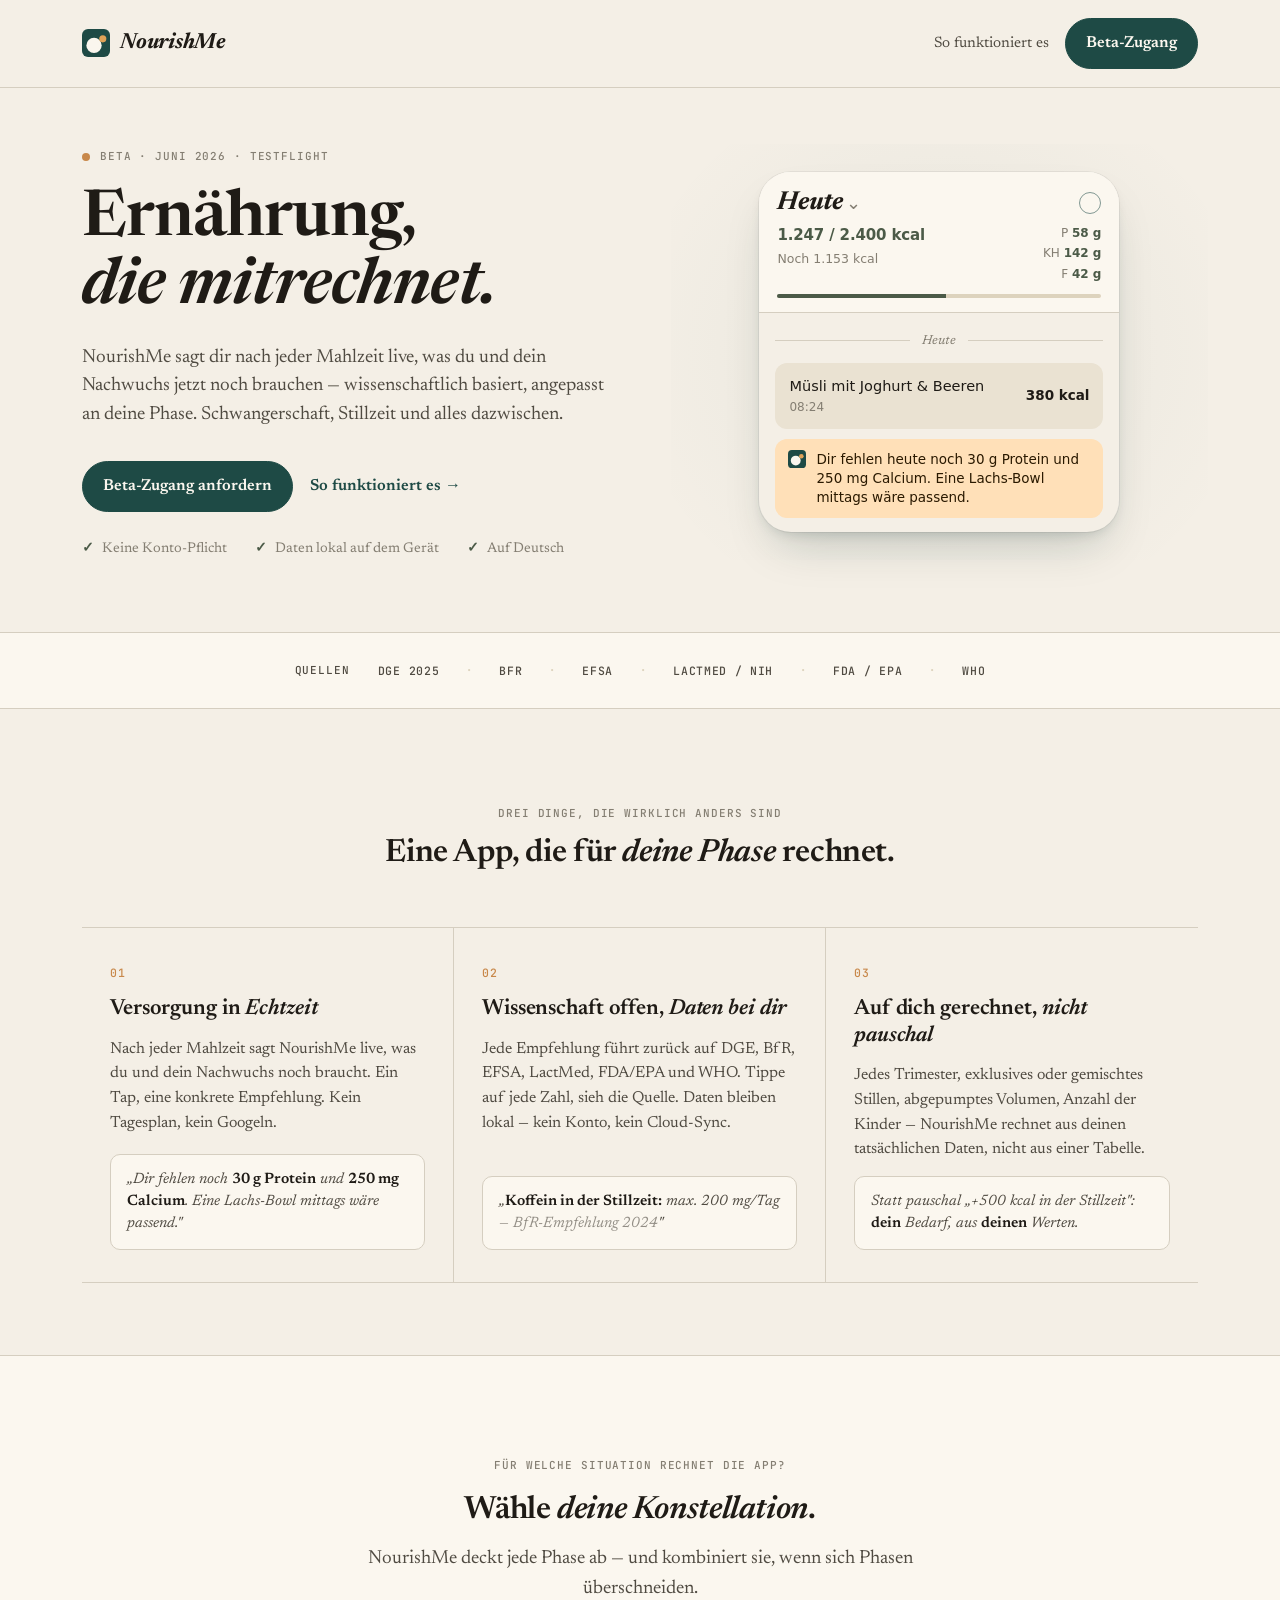
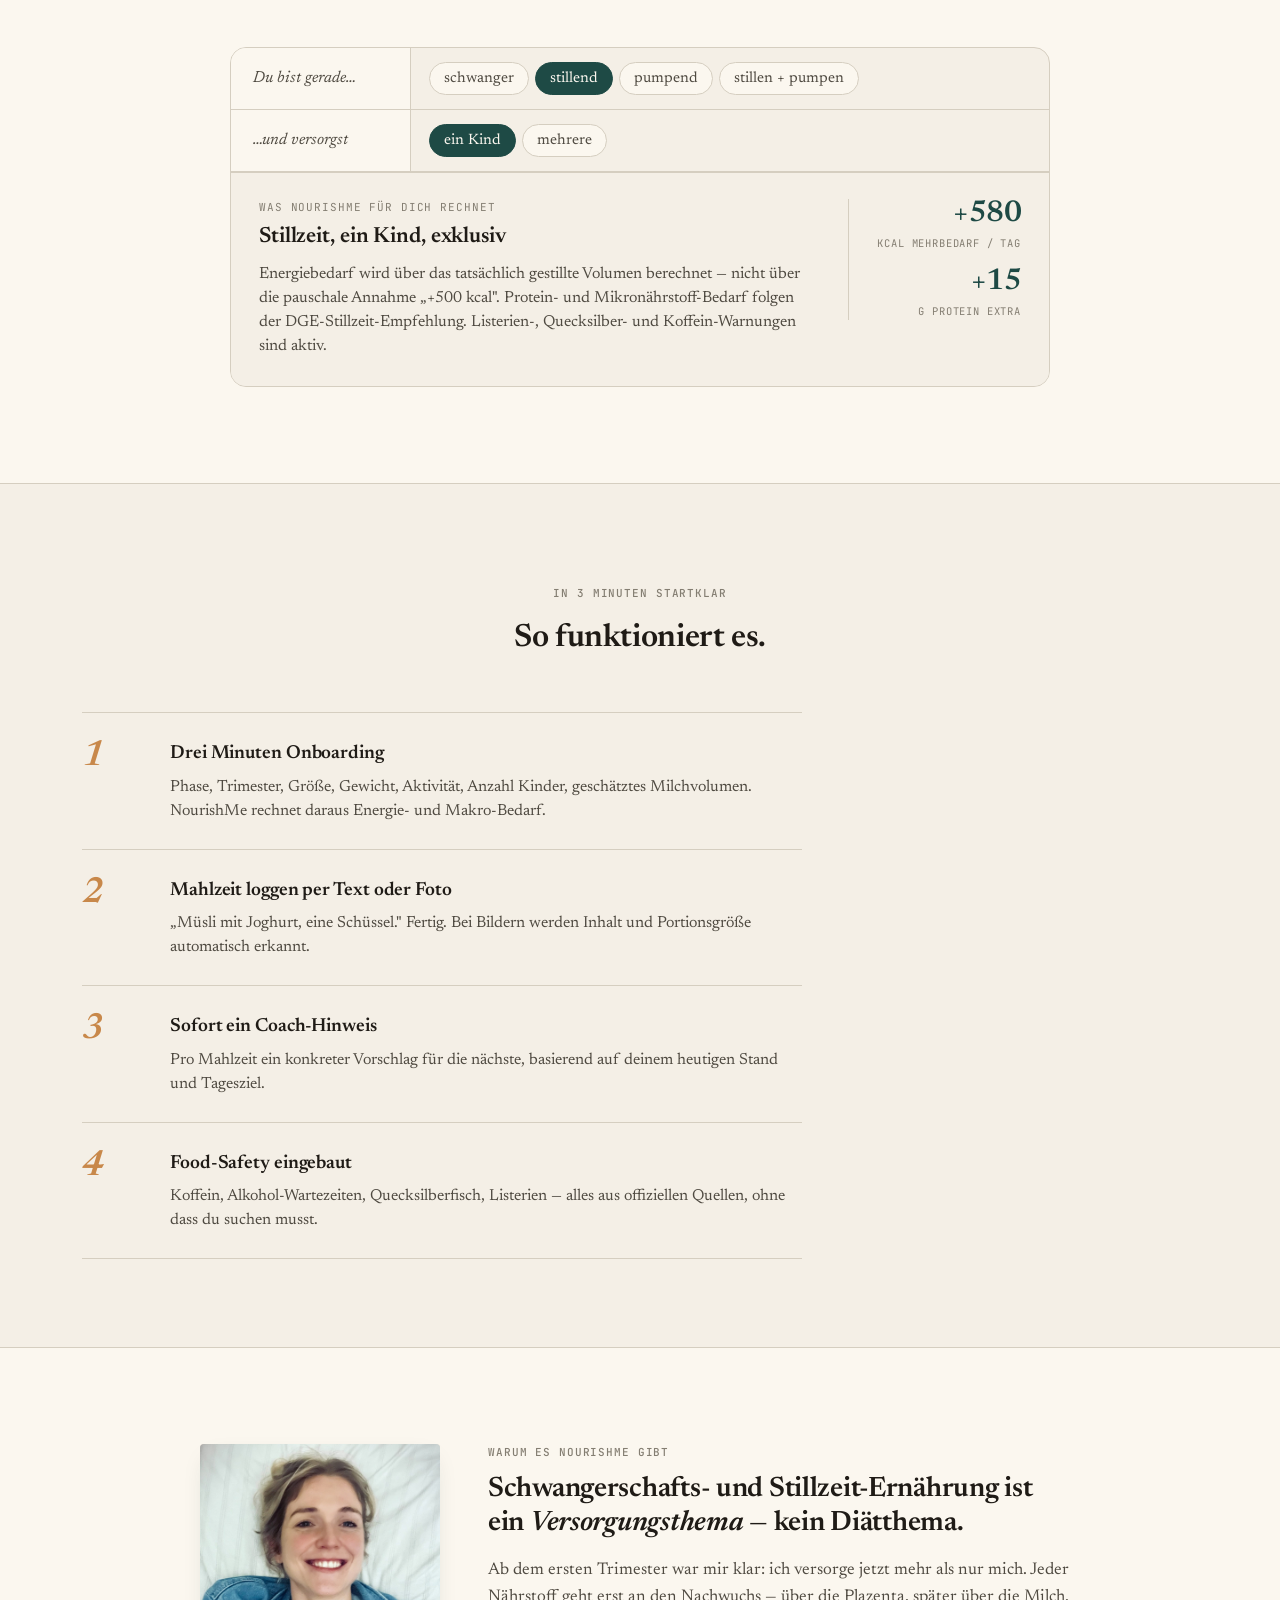
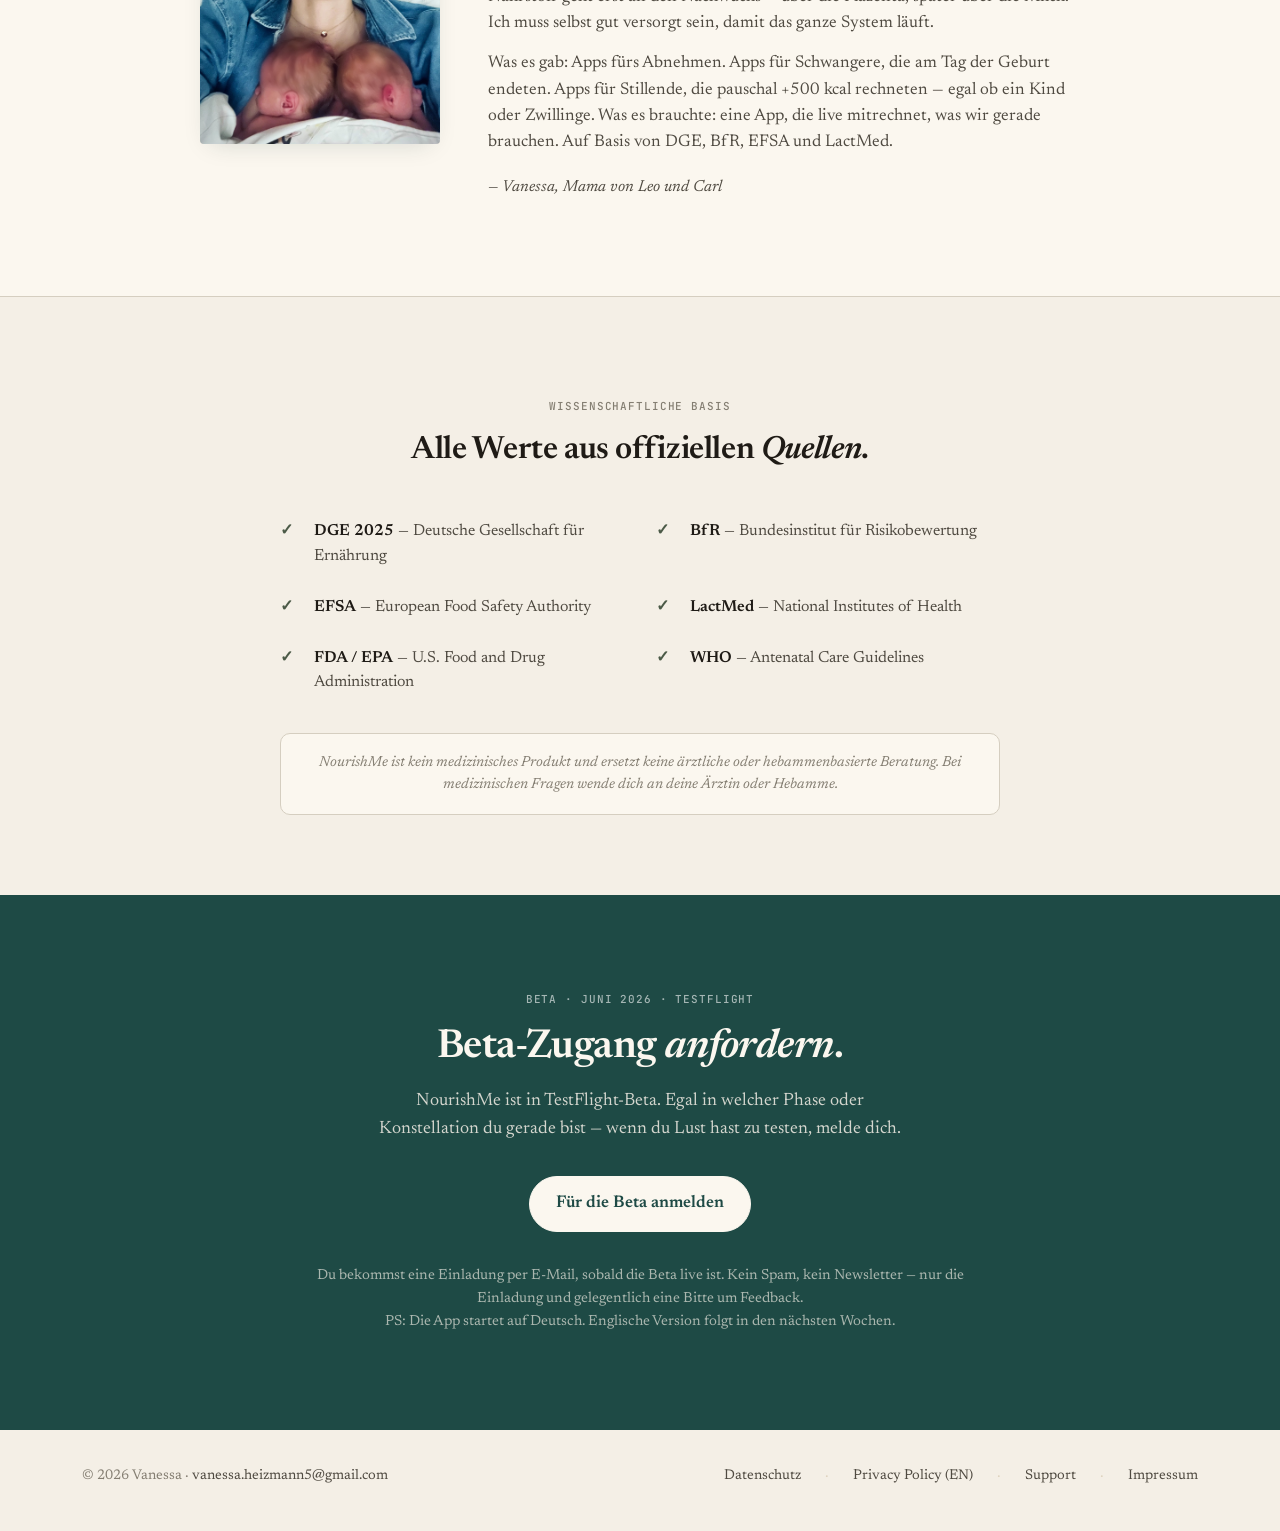
<file: handoff/landing_v2/index.html>
<!DOCTYPE html>
<html lang="de">
<head>
<meta charset="UTF-8">
<meta name="viewport" content="width=device-width, initial-scale=1">
<title>NourishMe — Ernährung, die mitrechnet.</title>
<link rel="preconnect" href="https://fonts.googleapis.com">
<link rel="preconnect" href="https://fonts.gstatic.com" crossorigin>
<link href="https://fonts.googleapis.com/css2?family=Newsreader:ital,opsz,wght@0,6..72,400;0,6..72,500;0,6..72,600;0,6..72,700;1,6..72,400;1,6..72,500;1,6..72,600;1,6..72,700&family=JetBrains+Mono:wght@400;500;600&display=swap" rel="stylesheet">
<style>
  :root {
    --paper:      #F4EFE6;
    --paper-hi:   #FBF7EF;
    --paper-lo:   #EAE2D2;
    --paper-deep: #DDD3BD;
    --ink:        #1F1B16;
    --ink-soft:   #4F4A41;
    --ink-mute:   #847E72;
    --pine:       #1E4A45;
    --pine-deep:  #0F2D2A;
    --pine-soft:  #C6E2DC;
    --amber:      #C8884A;
    --amber-warm: #D89A5B;
    --amber-soft: #FFE0B8;
    --rust:       #9C4623;
    --moss:       #4B5A47;
    --plum:       #6B4554;
    --plum-soft:  #F4D9E3;
    --rule:       #D5CEC0;
    --serif: "Newsreader", Georgia, serif;
    --mono:  "JetBrains Mono", ui-monospace, "SF Mono", monospace;
  }
  * { box-sizing: border-box; }
  html, body { margin: 0; padding: 0; background: var(--paper); color: var(--ink); }
  body {
    font-family: var(--serif);
    font-size: 18px;
    line-height: 1.55;
    -webkit-font-smoothing: antialiased;
    text-rendering: optimizeLegibility;
  }
  a { color: var(--pine); text-decoration: none; }
  a:hover { text-decoration: underline; text-underline-offset: 3px; }

  .wrap { max-width: 1180px; margin: 0 auto; padding: 0 32px; }
  .wrap-narrow { max-width: 760px; margin: 0 auto; padding: 0 32px; }

  /* ─────────── Type ─────────── */
  .mono {
    font-family: var(--mono);
    font-size: 11px;
    letter-spacing: 0.08em;
    text-transform: uppercase;
    font-weight: 500;
    color: var(--ink-mute);
  }
  .display {
    font-family: var(--serif);
    font-weight: 600;
    letter-spacing: -0.015em;
    line-height: 1.05;
    color: var(--ink);
    margin: 0;
  }
  .display em { font-style: italic; font-weight: 600; }
  .section-title {
    font-family: var(--serif);
    font-weight: 600;
    font-size: 32px;
    letter-spacing: -0.012em;
    line-height: 1.15;
    color: var(--ink);
    margin: 0;
  }
  .section-title em { font-style: italic; font-weight: 600; }
  .lede {
    font-size: 19px;
    line-height: 1.55;
    color: var(--ink-soft);
    margin: 0;
  }

  /* ─────────── Top bar ─────────── */
  .topbar {
    border-bottom: 0.5px solid var(--rule);
    background: var(--paper);
    position: sticky; top: 0; z-index: 10;
    backdrop-filter: blur(8px);
  }
  .topbar-inner {
    display: flex; align-items: center; gap: 16px;
    padding: 18px 32px;
    max-width: 1180px; margin: 0 auto;
  }
  .brand {
    display: flex; align-items: center; gap: 10px;
    font-family: var(--serif);
    font-style: italic; font-weight: 700;
    font-size: 22px; color: var(--ink);
    letter-spacing: -0.01em;
  }
  .brand svg { display: block; }
  .topbar-spacer { flex: 1; }
  .topbar a.nav { color: var(--ink-soft); font-size: 15px; }
  .topbar a.nav:hover { color: var(--ink); text-decoration: none; }

  /* ─────────── Buttons ─────────── */
  .btn {
    display: inline-flex; align-items: center; gap: 8px;
    padding: 12px 20px;
    border-radius: 999px;
    font-family: var(--serif);
    font-size: 16px; font-weight: 600;
    border: 1.5px solid var(--pine);
    background: var(--pine); color: var(--paper-hi);
    cursor: pointer;
    transition: transform .12s ease, background .12s ease;
    text-decoration: none;
  }
  .btn:hover { background: var(--pine-deep); border-color: var(--pine-deep); text-decoration: none; }
  .btn.ghost {
    background: transparent; color: var(--pine); border-color: transparent;
    padding-left: 8px; padding-right: 8px;
  }
  .btn.ghost:hover { background: transparent; color: var(--pine-deep); text-decoration: underline; text-underline-offset: 3px; }

  /* ─────────── Hero ─────────── */
  .hero {
    padding: 56px 0 72px;
    border-bottom: 0.5px solid var(--rule);
  }
  .hero-grid {
    display: grid;
    grid-template-columns: 1.05fr 1fr;
    gap: 56px;
    align-items: center;
  }
  .hero-eyebrow {
    display: inline-flex; align-items: center; gap: 10px;
    margin-bottom: 22px;
  }
  .hero-eyebrow .dot {
    width: 8px; height: 8px; border-radius: 50%;
    background: var(--amber);
  }
  .hero h1.display {
    font-size: clamp(40px, 5.4vw, 64px);
  }
  .hero-sub {
    margin: 22px 0 32px;
    font-size: 19px;
    line-height: 1.5;
    color: var(--ink-soft);
    max-width: 540px;
  }
  .hero-cta { display: flex; align-items: center; gap: 8px; flex-wrap: wrap; }
  .hero-meta {
    margin-top: 28px;
    display: flex; gap: 28px;
    color: var(--ink-mute);
    font-size: 14px;
    line-height: 1.4;
  }
  .hero-meta .item { display: flex; align-items: center; gap: 8px; }
  .hero-meta .check {
    color: var(--moss); font-weight: 600;
  }

  /* App mockup container */
  .mockup-stage {
    position: relative;
    display: flex; align-items: center; justify-content: center;
    padding: 8px;
  }
  .mockup-stage::before {
    content: "";
    position: absolute; inset: -20px -10px -20px -10px;
    background: radial-gradient(60% 70% at 50% 50%, rgba(30,74,69,0.06), rgba(30,74,69,0));
    z-index: 0;
    pointer-events: none;
  }

  /* ─────────── Mini-screen (CSS-recreated Tagebuch) ─────────── */
  .screen {
    width: 360px;
    background: var(--paper);
    border-radius: 32px;
    box-shadow:
      0 1px 0 rgba(255,255,255,0.6) inset,
      0 24px 48px -16px rgba(15,45,42,0.22),
      0 6px 14px -6px rgba(15,45,42,0.18),
      0 0 0 1px rgba(31,27,22,0.06);
    overflow: hidden;
    position: relative;
    z-index: 1;
    font-family: -apple-system, "SF Pro Text", system-ui, sans-serif;
    font-size: 14px;
  }
  .screen-bar {
    background: var(--paper-hi);
    padding: 18px 18px 14px;
    border-bottom: 0.5px solid var(--rule);
  }
  .screen-bar-top {
    display: flex; align-items: center; justify-content: space-between;
    margin-bottom: 8px;
  }
  .screen-title {
    font-family: var(--serif);
    font-style: italic;
    font-weight: 700;
    font-size: 26px;
    color: var(--ink);
    letter-spacing: -0.015em;
    line-height: 1;
  }
  .screen-kcal-row {
    display: flex; align-items: flex-start; justify-content: space-between;
  }
  .screen-kcal {
    font-weight: 700; font-size: 15px; color: var(--moss);
    letter-spacing: -0.01em;
  }
  .screen-kcal-sub {
    font-size: 12.5px; color: var(--ink-mute); margin-top: 2px;
  }
  .screen-macros {
    display: flex; flex-direction: column; gap: 2px;
    text-align: right; font-size: 12px; color: var(--ink-mute);
  }
  .screen-macros b { color: var(--moss); font-weight: 600; }
  .screen-progress {
    margin-top: 10px; height: 4px;
    background: var(--paper-deep); border-radius: 2px; overflow: hidden;
  }
  .screen-progress span {
    display: block; height: 100%; background: var(--moss); width: 52%;
  }
  .screen-body {
    padding: 14px 16px;
    display: flex; flex-direction: column; gap: 10px;
  }
  .screen-sep {
    display: flex; align-items: center; gap: 12px;
    color: var(--ink-mute); font-family: var(--serif); font-style: italic;
    font-size: 13px;
    margin: 4px 0 2px;
  }
  .screen-sep::before, .screen-sep::after {
    content: ""; flex: 1; height: 0.5px; background: var(--rule);
  }
  .meal {
    background: var(--paper-lo);
    border-radius: 12px;
    padding: 12px 14px;
    display: flex; align-items: center;
  }
  .meal-text { flex: 1; min-width: 0; }
  .meal-name { font-size: 14.5px; color: var(--ink); font-weight: 500; }
  .meal-time { font-size: 12px; color: var(--ink-mute); margin-top: 1px; }
  .meal-kcal { font-size: 13.5px; color: var(--ink); font-weight: 600; }
  .coach {
    background: var(--amber-soft);
    border-radius: 12px;
    padding: 11px 13px;
    display: flex; gap: 10px; align-items: flex-start;
    color: #2A1900;
    font-size: 13.5px;
    line-height: 1.4;
  }
  .coach .coach-mark {
    flex-shrink: 0;
  }
  .coach b { font-weight: 600; }

  /* ─────────── Trust strip ─────────── */
  .trust {
    padding: 24px 0;
    border-bottom: 0.5px solid var(--rule);
    background: var(--paper-hi);
  }
  .trust-inner {
    display: flex; align-items: center; gap: 28px; flex-wrap: wrap;
    justify-content: center;
    color: var(--ink-mute);
  }
  .trust .label { color: var(--ink-soft); }
  .trust .source {
    font-family: var(--mono); font-size: 11.5px; letter-spacing: 0.06em;
    text-transform: uppercase; font-weight: 500; color: var(--ink-soft);
  }
  .trust .sep { color: var(--paper-deep); }

  /* ─────────── USPs ─────────── */
  .usps {
    padding: 96px 0 72px;
  }
  .usp-head { text-align: center; margin-bottom: 56px; }
  .usp-head .eyebrow { display: block; margin-bottom: 12px; }
  .usp-grid {
    display: grid;
    grid-template-columns: repeat(3, 1fr);
    gap: 0;
    border-top: 0.5px solid var(--rule);
    border-bottom: 0.5px solid var(--rule);
  }
  .usp {
    padding: 36px 28px 32px;
    border-right: 0.5px solid var(--rule);
    display: flex; flex-direction: column; gap: 14px;
    position: relative;
  }
  .usp:last-child { border-right: none; }
  .usp-num {
    font-family: var(--mono); font-size: 11.5px; letter-spacing: 0.08em;
    color: var(--amber); font-weight: 500;
  }
  .usp-title {
    font-family: var(--serif); font-weight: 600;
    font-size: 22px; line-height: 1.2; color: var(--ink);
    margin: 0; letter-spacing: -0.005em;
  }
  .usp-title em { font-style: italic; font-weight: 600; }
  .usp-body {
    color: var(--ink-soft); font-size: 16px; line-height: 1.55; margin: 0;
  }
  .usp-example {
    margin-top: auto;
    padding: 14px 16px;
    background: var(--paper-hi);
    border: 0.5px solid var(--rule);
    border-radius: 10px;
    font-family: var(--serif);
    font-style: italic;
    font-size: 15px; color: var(--ink-soft); line-height: 1.45;
  }
  .usp-example b { font-style: normal; font-weight: 600; color: var(--ink); }

  /* ─────────── Audience selector ─────────── */
  .audience {
    padding: 96px 0;
    background: var(--paper-hi);
    border-top: 0.5px solid var(--rule);
    border-bottom: 0.5px solid var(--rule);
  }
  .audience-head { text-align: center; margin-bottom: 44px; }
  .audience-head .lede { margin: 16px auto 0; max-width: 560px; }
  .selector {
    max-width: 820px; margin: 0 auto;
    background: var(--paper);
    border: 0.5px solid var(--rule);
    border-radius: 16px;
    overflow: hidden;
  }
  .selector-row {
    display: grid;
    grid-template-columns: 180px 1fr;
    border-bottom: 0.5px solid var(--rule);
  }
  .selector-row:last-of-type { border-bottom: none; }
  .selector-label {
    padding: 18px 22px;
    background: var(--paper-hi);
    border-right: 0.5px solid var(--rule);
    font-family: var(--serif); font-style: italic; color: var(--ink-soft);
    font-size: 16px;
    display: flex; align-items: center;
  }
  .selector-options {
    padding: 14px 18px;
    display: flex; flex-wrap: wrap; gap: 6px;
  }
  .chip {
    appearance: none; cursor: pointer;
    padding: 8px 14px; border-radius: 999px;
    border: 1px solid var(--rule);
    background: var(--paper-hi);
    font-family: var(--serif); font-size: 15px; color: var(--ink-soft);
    transition: all .15s ease;
  }
  .chip:hover { border-color: var(--ink-mute); color: var(--ink); }
  .chip[aria-pressed="true"] {
    background: var(--pine); color: var(--paper-hi); border-color: var(--pine);
  }
  .selector-output {
    padding: 26px 28px 28px;
    background: var(--paper);
    border-top: 0.5px solid var(--rule);
    display: grid;
    grid-template-columns: 1fr auto;
    gap: 18px 32px;
    align-items: start;
  }
  .selector-output-label {
    font-family: var(--mono); font-size: 11px; letter-spacing: 0.08em;
    text-transform: uppercase; color: var(--ink-mute); margin-bottom: 8px;
  }
  .selector-output-headline {
    font-family: var(--serif); font-weight: 600;
    font-size: 22px; line-height: 1.25; color: var(--ink);
    letter-spacing: -0.005em; margin: 0 0 10px;
  }
  .selector-output-headline em { font-style: italic; font-weight: 600; color: var(--pine); }
  .selector-output-body {
    color: var(--ink-soft); font-size: 16px; line-height: 1.5; margin: 0;
  }
  .selector-output-numbers {
    text-align: right;
    border-left: 0.5px solid var(--rule);
    padding-left: 28px;
    min-width: 160px;
  }
  .selector-output-numbers .num {
    font-family: var(--serif); font-weight: 600;
    font-size: 30px; color: var(--pine); letter-spacing: -0.02em;
    line-height: 1; display: block;
  }
  .selector-output-numbers .num-label {
    font-family: var(--mono); font-size: 10.5px; letter-spacing: 0.08em;
    text-transform: uppercase; color: var(--ink-mute); margin-top: 6px;
    display: block;
  }
  .selector-output-numbers .row + .row { margin-top: 16px; }

  /* ─────────── How it works ─────────── */
  .how {
    padding: 96px 0 88px;
  }
  .how-head { text-align: center; margin-bottom: 56px; }
  .how-steps {
    max-width: 720px; margin: 0 auto;
    display: flex; flex-direction: column;
  }
  .step {
    display: grid;
    grid-template-columns: 64px 1fr;
    gap: 24px;
    padding: 26px 0;
    border-top: 0.5px solid var(--rule);
  }
  .step:last-child { border-bottom: 0.5px solid var(--rule); }
  .step-num {
    font-family: var(--serif); font-style: italic; font-weight: 600;
    font-size: 36px; color: var(--amber); line-height: 1;
    letter-spacing: -0.02em;
  }
  .step-title {
    font-family: var(--serif); font-weight: 600;
    font-size: 19px; color: var(--ink); margin: 0 0 6px;
    letter-spacing: -0.005em;
  }
  .step-body {
    color: var(--ink-soft); font-size: 16px; line-height: 1.5; margin: 0;
  }

  /* ─────────── Story ─────────── */
  .story {
    padding: 96px 0;
    background: var(--paper-hi);
    border-top: 0.5px solid var(--rule);
    border-bottom: 0.5px solid var(--rule);
  }
  .story-grid {
    display: grid;
    grid-template-columns: 240px 1fr;
    gap: 48px;
    align-items: start;
    max-width: 880px; margin: 0 auto;
  }
  .story-photo {
    width: 240px; height: 300px;
    overflow: hidden;
    border-radius: 4px;
    background: var(--paper-lo);
    box-shadow: 0 8px 24px -10px rgba(15,45,42,0.18);
  }
  .story-photo img { width: 100%; height: 100%; object-fit: cover; display: block; }
  .story-content .mono { display: block; margin-bottom: 12px; }
  .story-content h2 {
    font-family: var(--serif); font-weight: 600;
    font-size: 28px; line-height: 1.2; color: var(--ink);
    letter-spacing: -0.01em; margin: 0 0 18px;
  }
  .story-content h2 em { font-style: italic; }
  .story-content p {
    color: var(--ink-soft); font-size: 17px; line-height: 1.55; margin: 0 0 14px;
  }
  .story-content p:last-child { margin-bottom: 0; }
  .story-sign {
    margin-top: 18px;
    font-family: var(--serif); font-style: italic;
    color: var(--ink-soft); font-size: 16px;
  }

  /* ─────────── Wissenschaftliche Basis ─────────── */
  .basis {
    padding: 96px 0 80px;
  }
  .basis-head { text-align: center; margin-bottom: 44px; }
  .basis-list {
    max-width: 720px; margin: 0 auto;
    display: grid;
    grid-template-columns: 1fr 1fr;
    gap: 14px 32px;
    padding: 0;
    list-style: none;
  }
  .basis-list li {
    display: grid;
    grid-template-columns: 24px 1fr;
    gap: 10px;
    color: var(--ink-soft);
    font-size: 16px;
    padding: 6px 0;
  }
  .basis-list li::before {
    content: "✓"; color: var(--moss); font-weight: 700;
  }
  .basis-list li b { color: var(--ink); font-weight: 600; }
  .disclaimer {
    max-width: 720px; margin: 32px auto 0;
    padding: 18px 22px;
    background: var(--paper-hi);
    border: 0.5px solid var(--rule);
    border-radius: 10px;
    font-size: 14.5px; color: var(--ink-mute); line-height: 1.5;
    font-family: var(--serif); font-style: italic;
    text-align: center;
  }

  /* ─────────── Beta CTA ─────────── */
  .beta {
    padding: 96px 0;
    background: var(--pine);
    color: var(--paper-hi);
    text-align: center;
  }
  .beta .mono { color: rgba(255,255,255,0.6); margin-bottom: 18px; display: block; }
  .beta h2 {
    font-family: var(--serif); font-weight: 600;
    font-size: 40px; line-height: 1.1; color: var(--paper-hi);
    letter-spacing: -0.015em; margin: 0 0 18px;
  }
  .beta h2 em { font-style: italic; }
  .beta p {
    max-width: 540px; margin: 0 auto 32px;
    font-size: 18px; line-height: 1.55;
    color: rgba(244,239,230,0.85);
  }
  .beta .btn {
    background: var(--paper-hi); color: var(--pine);
    border-color: var(--paper-hi);
    padding: 14px 26px; font-size: 17px;
  }
  .beta .btn:hover { background: #fff; border-color: #fff; }
  .beta-foot {
    margin-top: 32px;
    font-size: 14.5px;
    color: rgba(244,239,230,0.65);
    line-height: 1.6;
  }

  /* ─────────── Footer ─────────── */
  footer {
    padding: 36px 0 44px;
    background: var(--paper);
    color: var(--ink-mute);
    font-size: 14px;
  }
  .footer-inner {
    display: flex; align-items: center; gap: 24px; flex-wrap: wrap;
  }
  .footer-inner a { color: var(--ink-soft); }
  .footer-inner .sep-dot { color: var(--paper-deep); }
  .footer-inner .grow { flex: 1; }

  /* ─────────── Layout responsive ─────────── */
  @media (max-width: 880px) {
    .hero { padding: 36px 0 48px; }
    .hero-grid { grid-template-columns: 1fr; gap: 36px; }
    .mockup-stage { order: -1; }
    .screen { width: min(340px, 86vw); }
    .section-title { font-size: 26px; }
    .topbar-inner { padding: 14px 20px; }
    .wrap, .wrap-narrow { padding: 0 20px; }
    .usps, .audience, .how, .story, .basis, .beta { padding-top: 64px; padding-bottom: 60px; }
    .usp-grid { grid-template-columns: 1fr; }
    .usp { border-right: none; border-bottom: 0.5px solid var(--rule); }
    .usp:last-child { border-bottom: none; }
    .selector-row { grid-template-columns: 1fr; }
    .selector-label { border-right: none; border-bottom: 0.5px solid var(--rule); padding: 14px 18px 6px; }
    .selector-output { grid-template-columns: 1fr; }
    .selector-output-numbers { border-left: none; border-top: 0.5px solid var(--rule); padding-left: 0; padding-top: 18px; text-align: left; }
    .story-grid { grid-template-columns: 1fr; gap: 28px; }
    .story-photo { width: 180px; height: 220px; }
    .basis-list { grid-template-columns: 1fr; }
    .beta h2 { font-size: 30px; }
  }
</style>
</head>
<body>

<!-- ─────────── Top bar ─────────── -->
<header class="topbar">
  <div class="topbar-inner">
    <a href="#" class="brand" aria-label="NourishMe">
      <svg width="28" height="28" viewBox="0 0 1024 1024" aria-hidden="true">
        <rect width="1024" height="1024" rx="220" fill="#1E4A45"/>
        <circle cx="440" cy="600" r="280" fill="#FAF6EE"/>
        <circle cx="760" cy="360" r="130" fill="#E0A258"/>
      </svg>
      NourishMe
    </a>
    <div class="topbar-spacer"></div>
    <a href="#wie" class="nav">So funktioniert es</a>
    <a href="#beta" class="btn">Beta-Zugang</a>
  </div>
</header>

<!-- ─────────── Hero ─────────── -->
<section class="hero">
  <div class="wrap hero-grid">
    <div>
      <div class="hero-eyebrow">
        <span class="dot"></span>
        <span class="mono">Beta · Juni 2026 · TestFlight</span>
      </div>
      <h1 class="display">Ernährung,<br><em>die mitrechnet.</em></h1>
      <p class="hero-sub">
        NourishMe sagt dir nach jeder Mahlzeit live, was du und dein Nachwuchs jetzt noch brauchen — wissenschaftlich basiert, angepasst an deine Phase. Schwangerschaft, Stillzeit und alles dazwischen.
      </p>
      <div class="hero-cta">
        <a href="#beta" class="btn">Beta-Zugang anfordern</a>
        <a href="#wie" class="btn ghost">So funktioniert es →</a>
      </div>
      <div class="hero-meta">
        <span class="item"><span class="check">✓</span> Keine Konto-Pflicht</span>
        <span class="item"><span class="check">✓</span> Daten lokal auf dem Gerät</span>
        <span class="item"><span class="check">✓</span> Auf Deutsch</span>
      </div>
    </div>

    <div class="mockup-stage">
      <div class="screen" role="img" aria-label="Vorschau der NourishMe App: Tagebuch-Screen mit Tagesziel und Coach-Antwort">
        <div class="screen-bar">
          <div class="screen-bar-top">
            <div class="screen-title">Heute<span style="color: var(--ink-mute); font-style: normal; font-weight: 400; font-size: 18px;">  ⌄</span></div>
            <div style="width: 22px; height: 22px; border: 1.5px solid var(--pine); border-radius: 50%; opacity: 0.55;"></div>
          </div>
          <div class="screen-kcal-row">
            <div>
              <div class="screen-kcal">1.247 / 2.400 kcal</div>
              <div class="screen-kcal-sub">Noch 1.153 kcal</div>
            </div>
            <div class="screen-macros">
              <div>P&nbsp;<b>58 g</b></div>
              <div>KH&nbsp;<b>142 g</b></div>
              <div>F&nbsp;<b>42 g</b></div>
            </div>
          </div>
          <div class="screen-progress"><span></span></div>
        </div>
        <div class="screen-body">
          <div class="screen-sep">Heute</div>
          <div class="meal">
            <div class="meal-text">
              <div class="meal-name">Müsli mit Joghurt &amp; Beeren</div>
              <div class="meal-time">08:24</div>
            </div>
            <div class="meal-kcal">380 kcal</div>
          </div>
          <div class="coach">
            <svg class="coach-mark" width="18" height="18" viewBox="0 0 1024 1024" aria-hidden="true">
              <rect width="1024" height="1024" rx="220" fill="#1E4A45"/>
              <circle cx="440" cy="600" r="280" fill="#FAF6EE"/>
              <circle cx="760" cy="360" r="130" fill="#E0A258"/>
            </svg>
            <div>Dir fehlen heute noch 30&nbsp;g Protein und 250&nbsp;mg Calcium. Eine Lachs-Bowl mittags wäre passend.</div>
          </div>
        </div>
      </div>
    </div>
  </div>
</section>

<!-- ─────────── Trust strip ─────────── -->
<section class="trust">
  <div class="wrap trust-inner">
    <span class="mono label">Quellen</span>
    <span class="source">DGE 2025</span><span class="sep">·</span>
    <span class="source">BfR</span><span class="sep">·</span>
    <span class="source">EFSA</span><span class="sep">·</span>
    <span class="source">LactMed / NIH</span><span class="sep">·</span>
    <span class="source">FDA / EPA</span><span class="sep">·</span>
    <span class="source">WHO</span>
  </div>
</section>

<!-- ─────────── USPs ─────────── -->
<section class="usps">
  <div class="wrap">
    <div class="usp-head">
      <span class="mono eyebrow">Drei Dinge, die wirklich anders sind</span>
      <h2 class="section-title">Eine App, die für <em>deine Phase</em> rechnet.</h2>
    </div>
    <div class="usp-grid">
      <div class="usp">
        <span class="usp-num">01</span>
        <h3 class="usp-title">Versorgung in <em>Echtzeit</em></h3>
        <p class="usp-body">
          Nach jeder Mahlzeit sagt NourishMe live, was du und dein Nachwuchs noch braucht. Ein Tap, eine konkrete Empfehlung. Kein Tagesplan, kein Googeln.
        </p>
        <div class="usp-example">
          „Dir fehlen noch <b>30&nbsp;g Protein</b> und <b>250&nbsp;mg Calcium</b>. Eine Lachs-Bowl mittags wäre passend."
        </div>
      </div>
      <div class="usp">
        <span class="usp-num">02</span>
        <h3 class="usp-title">Wissenschaft offen, <em>Daten bei dir</em></h3>
        <p class="usp-body">
          Jede Empfehlung führt zurück auf DGE, BfR, EFSA, LactMed, FDA/EPA und WHO. Tippe auf jede Zahl, sieh die Quelle. Daten bleiben lokal — kein Konto, kein Cloud-Sync.
        </p>
        <div class="usp-example">
          „<b>Koffein in der Stillzeit:</b> max. 200&nbsp;mg/Tag <span style="opacity:.6">— BfR-Empfehlung 2024</span>"
        </div>
      </div>
      <div class="usp">
        <span class="usp-num">03</span>
        <h3 class="usp-title">Auf dich gerechnet, <em>nicht pauschal</em></h3>
        <p class="usp-body">
          Jedes Trimester, exklusives oder gemischtes Stillen, abgepumptes Volumen, Anzahl der Kinder — NourishMe rechnet aus deinen tatsächlichen Daten, nicht aus einer Tabelle.
        </p>
        <div class="usp-example">
          Statt pauschal „+500&nbsp;kcal in der Stillzeit": <b>dein</b> Bedarf, aus <b>deinen</b> Werten.
        </div>
      </div>
    </div>
  </div>
</section>

<!-- ─────────── Audience selector (interactive) ─────────── -->
<section class="audience">
  <div class="wrap">
    <div class="audience-head">
      <span class="mono">Für welche Situation rechnet die App?</span>
      <h2 class="section-title" style="margin-top:12px;">Wähle <em>deine Konstellation</em>.</h2>
      <p class="lede">NourishMe deckt jede Phase ab — und kombiniert sie, wenn sich Phasen überschneiden.</p>
    </div>

    <div class="selector" id="selector">
      <div class="selector-row">
        <div class="selector-label">Du bist gerade…</div>
        <div class="selector-options" role="group" aria-label="Phase">
          <button class="chip" data-axis="phase" data-value="schwanger">schwanger</button>
          <button class="chip" data-axis="phase" data-value="stillend" aria-pressed="true">stillend</button>
          <button class="chip" data-axis="phase" data-value="pumpend">pumpend</button>
          <button class="chip" data-axis="phase" data-value="gemischt">stillen + pumpen</button>
        </div>
      </div>
      <div class="selector-row">
        <div class="selector-label">…und versorgst</div>
        <div class="selector-options" role="group" aria-label="Anzahl Kinder">
          <button class="chip" data-axis="count" data-value="einling" aria-pressed="true">ein Kind</button>
          <button class="chip" data-axis="count" data-value="mehrlinge">mehrere</button>
        </div>
      </div>
      <div class="selector-output" id="selector-output">
        <div>
          <div class="selector-output-label">Was NourishMe für dich rechnet</div>
          <h3 class="selector-output-headline" id="out-headline">Stillzeit, ein Kind, exklusiv</h3>
          <p class="selector-output-body" id="out-body">
            Energiebedarf wird über das tatsächlich gestillte Volumen berechnet — nicht über die pauschale Annahme „+500 kcal". Protein- und Mikronährstoff-Bedarf folgen der DGE-Stillzeit-Empfehlung. Listerien-, Quecksilber- und Koffein-Warnungen sind aktiv.
          </p>
        </div>
        <div class="selector-output-numbers">
          <div class="row">
            <span class="num" id="out-kcal">+580</span>
            <span class="num-label">kcal Mehrbedarf / Tag</span>
          </div>
          <div class="row">
            <span class="num" id="out-protein">+15</span>
            <span class="num-label">g Protein extra</span>
          </div>
        </div>
      </div>
    </div>
  </div>
</section>

<!-- ─────────── How it works ─────────── -->
<section class="how" id="wie">
  <div class="wrap">
    <div class="how-head">
      <span class="mono">In 3 Minuten startklar</span>
      <h2 class="section-title" style="margin-top:12px;">So funktioniert es.</h2>
    </div>
    <ol class="how-steps" style="list-style:none; padding:0; margin:0;">
      <li class="step">
        <div class="step-num">1</div>
        <div>
          <h3 class="step-title">Drei Minuten Onboarding</h3>
          <p class="step-body">Phase, Trimester, Größe, Gewicht, Aktivität, Anzahl Kinder, geschätztes Milchvolumen. NourishMe rechnet daraus Energie- und Makro-Bedarf.</p>
        </div>
      </li>
      <li class="step">
        <div class="step-num">2</div>
        <div>
          <h3 class="step-title">Mahlzeit loggen per Text oder Foto</h3>
          <p class="step-body">„Müsli mit Joghurt, eine Schüssel." Fertig. Bei Bildern werden Inhalt und Portionsgröße automatisch erkannt.</p>
        </div>
      </li>
      <li class="step">
        <div class="step-num">3</div>
        <div>
          <h3 class="step-title">Sofort ein Coach-Hinweis</h3>
          <p class="step-body">Pro Mahlzeit ein konkreter Vorschlag für die nächste, basierend auf deinem heutigen Stand und Tagesziel.</p>
        </div>
      </li>
      <li class="step">
        <div class="step-num">4</div>
        <div>
          <h3 class="step-title">Food-Safety eingebaut</h3>
          <p class="step-body">Koffein, Alkohol-Wartezeiten, Quecksilberfisch, Listerien — alles aus offiziellen Quellen, ohne dass du suchen musst.</p>
        </div>
      </li>
    </ol>
  </div>
</section>

<!-- ─────────── Story (Vanessa) ─────────── -->
<section class="story">
  <div class="wrap">
    <div class="story-grid">
      <div class="story-photo">
        <img src="vanessa-portrait.jpg" alt="Vanessa, Gründerin von NourishMe">
      </div>
      <div class="story-content">
        <span class="mono">Warum es NourishMe gibt</span>
        <h2>Schwangerschafts- und Stillzeit-Ernährung ist ein <em>Versorgungs­thema</em> — kein Diätthema.</h2>
        <p>
          Ab dem ersten Trimester war mir klar: ich versorge jetzt mehr als nur mich. Jeder Nährstoff geht erst an den Nachwuchs — über die Plazenta, später über die Milch. Ich muss selbst gut versorgt sein, damit das ganze System läuft.
        </p>
        <p>
          Was es gab: Apps fürs Abnehmen. Apps für Schwangere, die am Tag der Geburt endeten. Apps für Stillende, die pauschal +500 kcal rechneten — egal ob ein Kind oder Zwillinge. Was es brauchte: eine App, die live mitrechnet, was wir gerade brauchen. Auf Basis von DGE, BfR, EFSA und LactMed.
        </p>
        <div class="story-sign">— Vanessa, Mama von Leo und Carl</div>
      </div>
    </div>
  </div>
</section>

<!-- ─────────── Wissenschaftliche Basis ─────────── -->
<section class="basis">
  <div class="wrap">
    <div class="basis-head">
      <span class="mono">Wissenschaftliche Basis</span>
      <h2 class="section-title" style="margin-top:12px;">Alle Werte aus offiziellen <em>Quellen</em>.</h2>
    </div>
    <ul class="basis-list">
      <li><span><b>DGE 2025</b> — Deutsche Gesellschaft für Ernährung</span></li>
      <li><span><b>BfR</b> — Bundesinstitut für Risikobewertung</span></li>
      <li><span><b>EFSA</b> — European Food Safety Authority</span></li>
      <li><span><b>LactMed</b> — National Institutes of Health</span></li>
      <li><span><b>FDA / EPA</b> — U.S. Food and Drug Administration</span></li>
      <li><span><b>WHO</b> — Antenatal Care Guidelines</span></li>
    </ul>
    <p class="disclaimer">
      NourishMe ist kein medizinisches Produkt und ersetzt keine ärztliche oder hebammenbasierte Beratung. Bei medizinischen Fragen wende dich an deine Ärztin oder Hebamme.
    </p>
  </div>
</section>

<!-- ─────────── Beta CTA ─────────── -->
<section class="beta" id="beta">
  <div class="wrap-narrow">
    <span class="mono">Beta · Juni 2026 · TestFlight</span>
    <h2>Beta-Zugang <em>anfordern</em>.</h2>
    <p>
      NourishMe ist in TestFlight-Beta. Egal in welcher Phase oder Konstellation du gerade bist — wenn du Lust hast zu testen, melde dich.
    </p>
    <a href="mailto:vanessa.heizmann5@gmail.com?subject=Beta-Zugang%20NourishMe" class="btn">Für die Beta anmelden</a>
    <div class="beta-foot">
      Du bekommst eine Einladung per E-Mail, sobald die Beta live ist. Kein Spam, kein Newsletter — nur die Einladung und gelegentlich eine Bitte um Feedback.<br>
      PS: Die App startet auf Deutsch. Englische Version folgt in den nächsten Wochen.
    </div>
  </div>
</section>

<!-- ─────────── Footer ─────────── -->
<footer>
  <div class="wrap footer-inner">
    <span class="grow">© 2026 Vanessa · <a href="mailto:vanessa.heizmann5@gmail.com">vanessa.heizmann5@gmail.com</a></span>
    <a href="#">Datenschutz</a>
    <span class="sep-dot">·</span>
    <a href="#">Privacy Policy (EN)</a>
    <span class="sep-dot">·</span>
    <a href="#">Support</a>
    <span class="sep-dot">·</span>
    <a href="#">Impressum</a>
  </div>
</footer>

<script>
(function(){
  // Selector data
  const data = {
    schwanger: {
      einling: {
        headline: "Schwangerschaft, ein Kind",
        body: "Bedarf passt sich pro Trimester an: im 1. Trimester kaum mehr, im 2. ca. +250 kcal, im 3. ca. +500 kcal. Erhöhter Folsäure-, Eisen- und Jod-Bedarf wird verfolgt. Quecksilberfisch, Listerien (Rohmilchkäse, Räucherlachs) und Alkohol-Warnungen sind aktiv.",
        kcal: "+250", kcalLabel: "kcal Mehrbedarf (2. Trim.)",
        protein: "+9", proteinLabel: "g Protein extra"
      },
      mehrlinge: {
        headline: "Schwangerschaft, Mehrlinge",
        body: "Mehrbedarf wird ab dem 2. Trimester für jeden weiteren Fötus zusätzlich gerechnet. Protein-, Eisen- und Folsäure-Bedarf entsprechend höher. Same Food-Safety-Warnungen wie bei Einlingen.",
        kcal: "+450", kcalLabel: "kcal Mehrbedarf (2. Trim.)",
        protein: "+18", proteinLabel: "g Protein extra"
      }
    },
    stillend: {
      einling: {
        headline: "Stillzeit, ein Kind, exklusiv",
        body: "Energiebedarf wird über das tatsächlich gestillte Volumen berechnet — nicht über die pauschale Annahme von +500 kcal. Protein- und Mikronährstoff-Bedarf folgen der DGE-Stillzeit-Empfehlung. Listerien-, Quecksilber- und Koffein-Warnungen sind aktiv.",
        kcal: "+580", kcalLabel: "kcal Mehrbedarf / Tag",
        protein: "+15", proteinLabel: "g Protein extra"
      },
      mehrlinge: {
        headline: "Stillzeit, Mehrlinge, exklusiv",
        body: "Pro gestilltem Kind wird der Energiebedarf separat gerechnet — für Zwillinge typisch rund +1.260 kcal/Tag statt pauschal +500. Protein- und Calcium-Bedarf entsprechend höher. Medikamenten-Check über LactMed.",
        kcal: "+1.260", kcalLabel: "kcal Mehrbedarf / Tag",
        protein: "+30", proteinLabel: "g Protein extra"
      }
    },
    pumpend: {
      einling: {
        headline: "Pumpend, ein Kind",
        body: "Statt einer Schätzung wird dein tatsächliches Tagesvolumen erfasst — exklusives Pumpen ohne Anlegen führt oft zu höherer Milchmenge als angenommen. Energiebedarf passt sich täglich an.",
        kcal: "+620", kcalLabel: "kcal aus echtem Volumen",
        protein: "+16", proteinLabel: "g Protein extra"
      },
      mehrlinge: {
        headline: "Pumpend, Mehrlinge",
        body: "Tagesvolumen wird kumuliert erfasst. Bei exklusivem Pumpen für Zwillinge liegen viele Mütter bei 1.500–2.000 ml/Tag — entsprechend hoher Energie- und Flüssigkeitsbedarf.",
        kcal: "+1.380", kcalLabel: "kcal aus echtem Volumen",
        protein: "+34", proteinLabel: "g Protein extra"
      }
    },
    gemischt: {
      einling: {
        headline: "Stillen + Pumpen, ein Kind",
        body: "Mischform aus Anlegen und Abpumpen — NourishMe summiert beides zu einem realistischen Tagesvolumen. Auch Beifütterung mit Pre-Nahrung wird berücksichtigt und vom Mehrbedarf abgezogen.",
        kcal: "+520", kcalLabel: "kcal aus tatsächl. Volumen",
        protein: "+14", proteinLabel: "g Protein extra"
      },
      mehrlinge: {
        headline: "Stillen + Pumpen, Mehrlinge",
        body: "Bei Mehrlingen ist die Mischform die Regel — ein Kind an der Brust, das andere mit abgepumpter Milch oder Beifütterung. NourishMe rechnet pro Kind und pro Quelle. Beifütterung wird vom Mehrbedarf abgezogen.",
        kcal: "+1.080", kcalLabel: "kcal aus tatsächl. Volumen",
        protein: "+26", proteinLabel: "g Protein extra"
      }
    }
  };

  const state = { phase: "stillend", count: "einling" };

  function render() {
    const d = data[state.phase][state.count];
    document.getElementById("out-headline").textContent = d.headline;
    document.getElementById("out-body").textContent = d.body;
    document.getElementById("out-kcal").textContent = d.kcal;
    document.getElementById("out-protein").textContent = d.protein;
    document.querySelector("#out-kcal").nextElementSibling.textContent = d.kcalLabel;
    document.querySelector("#out-protein").nextElementSibling.textContent = d.proteinLabel;
  }

  document.querySelectorAll(".chip").forEach(btn => {
    btn.addEventListener("click", () => {
      const axis = btn.dataset.axis;
      const val = btn.dataset.value;
      state[axis] = val;
      document.querySelectorAll(`.chip[data-axis="${axis}"]`).forEach(b => {
        b.setAttribute("aria-pressed", b === btn ? "true" : "false");
      });
      render();
    });
  });
})();
</script>

</body>
</html>
</file>
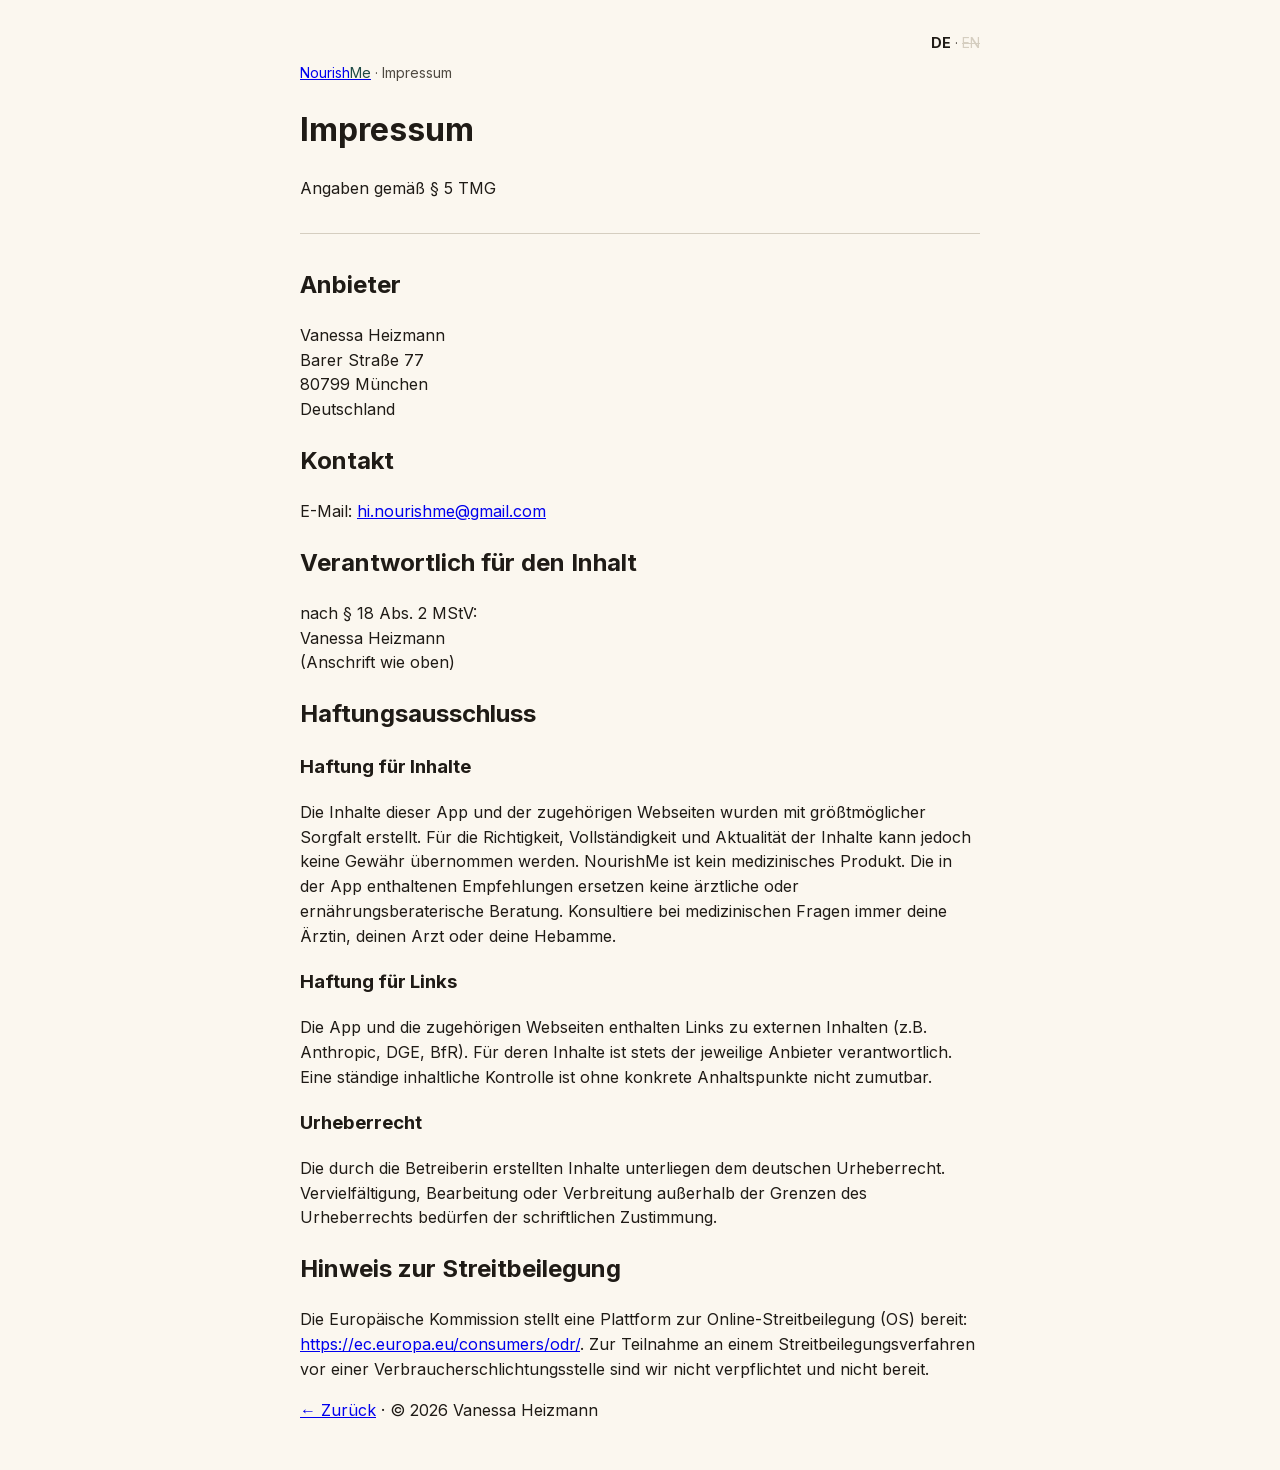
<file: docs/impressum.html>
<!doctype html>
<html lang="de">
<head>
<meta charset="utf-8">
<meta name="viewport" content="width=device-width,initial-scale=1">
<title>Impressum · NourishMe</title>
<link rel="stylesheet" href="style.css">
</head>
<body>
<div class="lang-switch-inline"><strong>DE</strong> · <span class="disabled" title="Impressum is a German legal requirement">EN</span></div>
<nav class="crumb"><a href="index.html">Nourish<span style="color:var(--accent)">Me</span></a> · Impressum</nav>
<header>
  <h1>Impressum</h1>
  <p>Angaben gemäß § 5 TMG</p>
</header>
<main>

<h2>Anbieter</h2>
<p>Vanessa Heizmann<br>
Barer Straße 77<br>
80799 München<br>
Deutschland</p>

<h2>Kontakt</h2>
<p>E-Mail: <a href="mailto:hi.nourishme@gmail.com">hi.nourishme@gmail.com</a></p>

<h2>Verantwortlich für den Inhalt</h2>
<p>nach § 18 Abs. 2 MStV:<br>
Vanessa Heizmann<br>
(Anschrift wie oben)</p>

<h2>Haftungsausschluss</h2>

<h3>Haftung für Inhalte</h3>
<p>Die Inhalte dieser App und der zugehörigen Webseiten wurden mit
größtmöglicher Sorgfalt erstellt. Für die Richtigkeit, Vollständigkeit
und Aktualität der Inhalte kann jedoch keine Gewähr übernommen werden.
NourishMe ist kein medizinisches Produkt. Die in der App enthaltenen
Empfehlungen ersetzen keine ärztliche oder ernährungsberaterische
Beratung. Konsultiere bei medizinischen Fragen immer deine Ärztin, deinen
Arzt oder deine Hebamme.</p>

<h3>Haftung für Links</h3>
<p>Die App und die zugehörigen Webseiten enthalten Links zu externen
Inhalten (z.B. Anthropic, DGE, BfR). Für deren Inhalte ist stets der
jeweilige Anbieter verantwortlich. Eine ständige inhaltliche Kontrolle
ist ohne konkrete Anhaltspunkte nicht zumutbar.</p>

<h3>Urheberrecht</h3>
<p>Die durch die Betreiberin erstellten Inhalte unterliegen dem deutschen
Urheberrecht. Vervielfältigung, Bearbeitung oder Verbreitung außerhalb
der Grenzen des Urheberrechts bedürfen der schriftlichen Zustimmung.</p>

<h2>Hinweis zur Streitbeilegung</h2>
<p>Die Europäische Kommission stellt eine Plattform zur
Online-Streitbeilegung (OS) bereit:
<a href="https://ec.europa.eu/consumers/odr/">https://ec.europa.eu/consumers/odr/</a>.
Zur Teilnahme an einem Streitbeilegungsverfahren vor einer
Verbraucherschlichtungsstelle sind wir nicht verpflichtet und nicht
bereit.</p>

</main>
<footer>
  <p><a href="index.html">← Zurück</a> · © 2026 Vanessa Heizmann</p>
</footer>
</body>
</html>
</file>
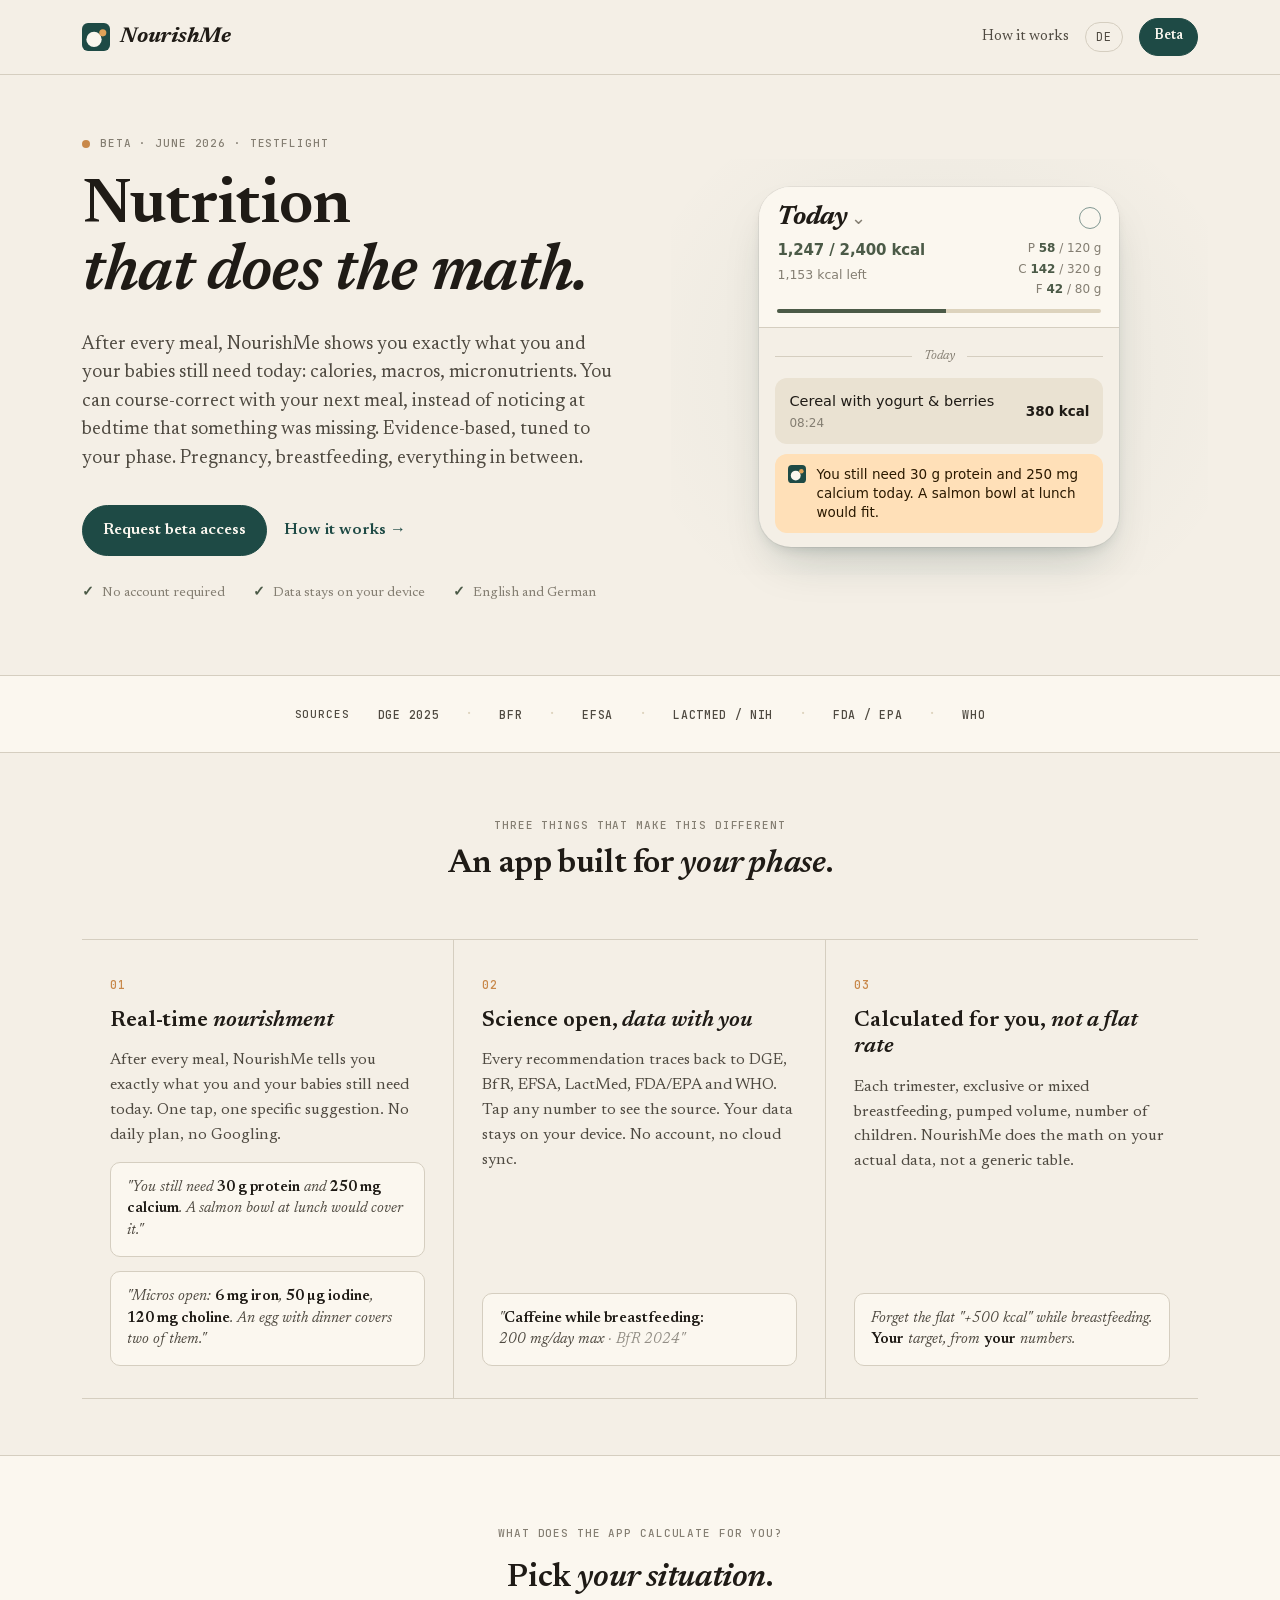
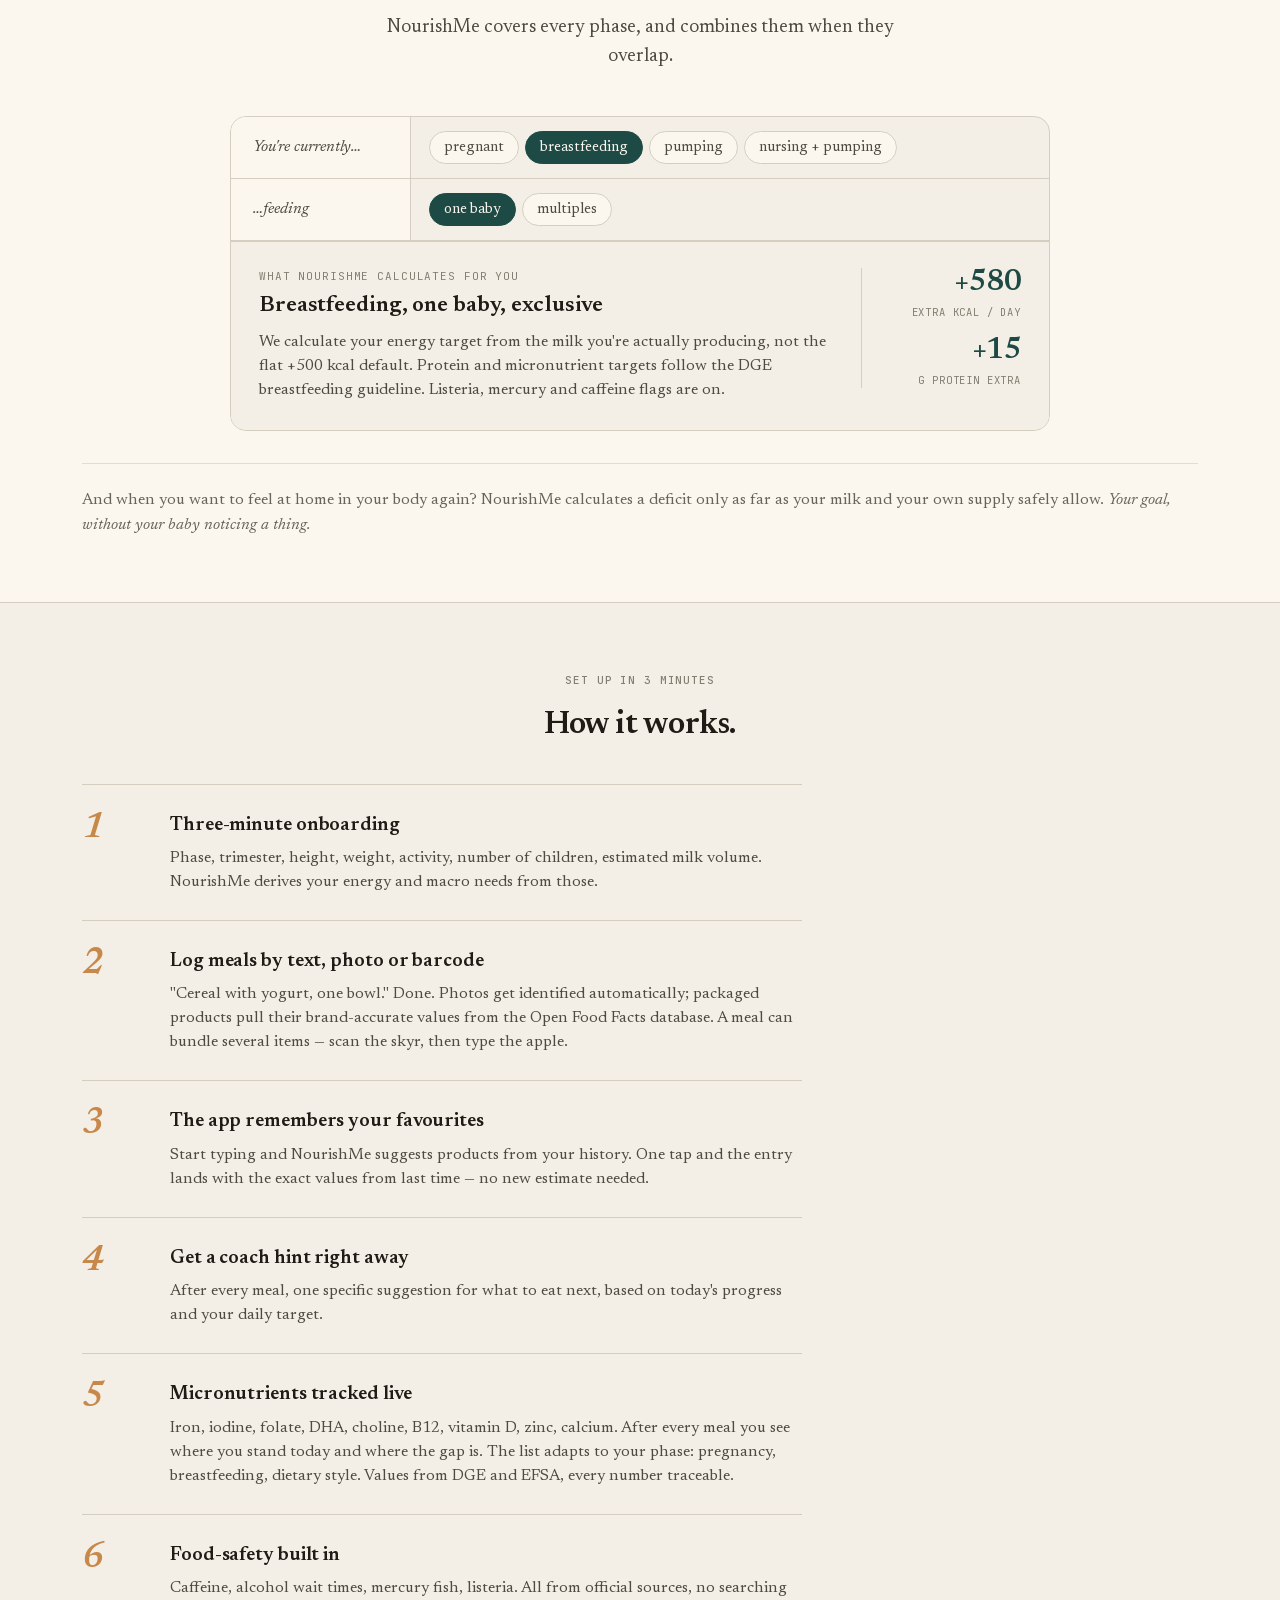
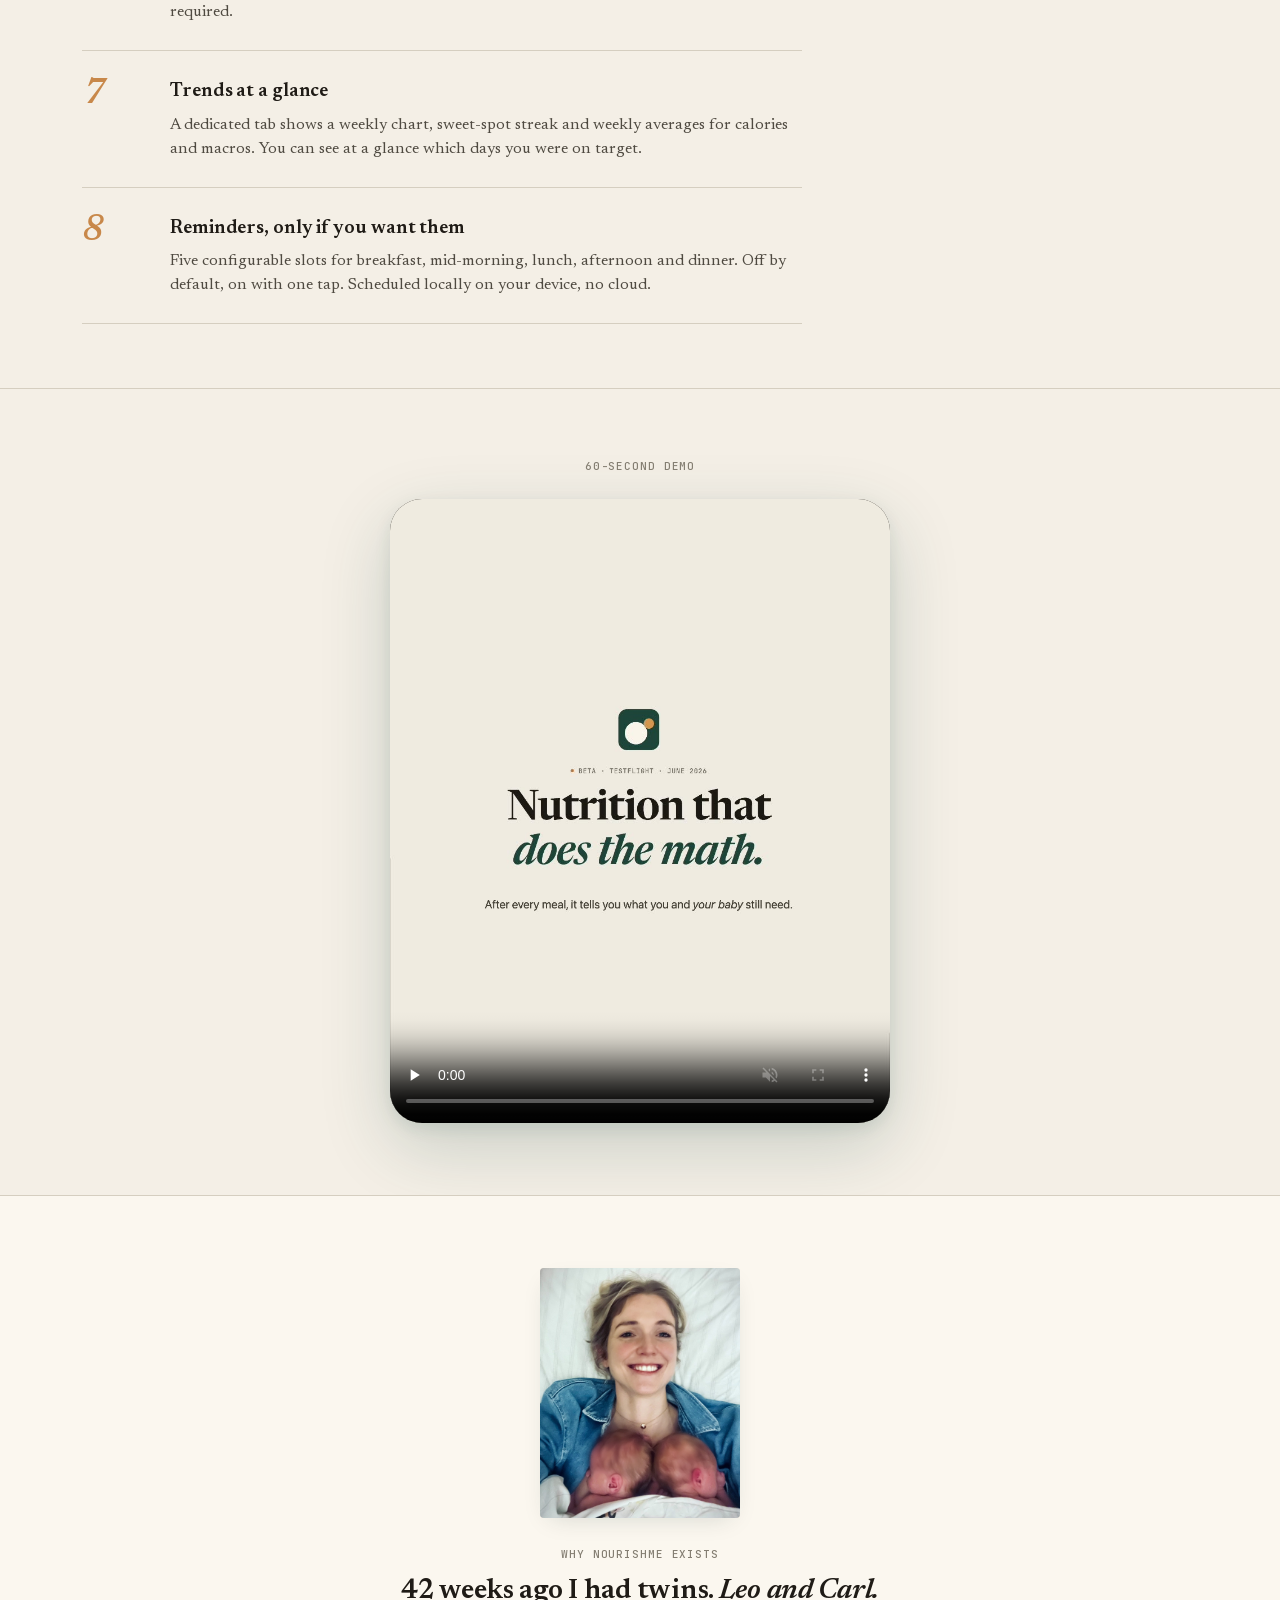
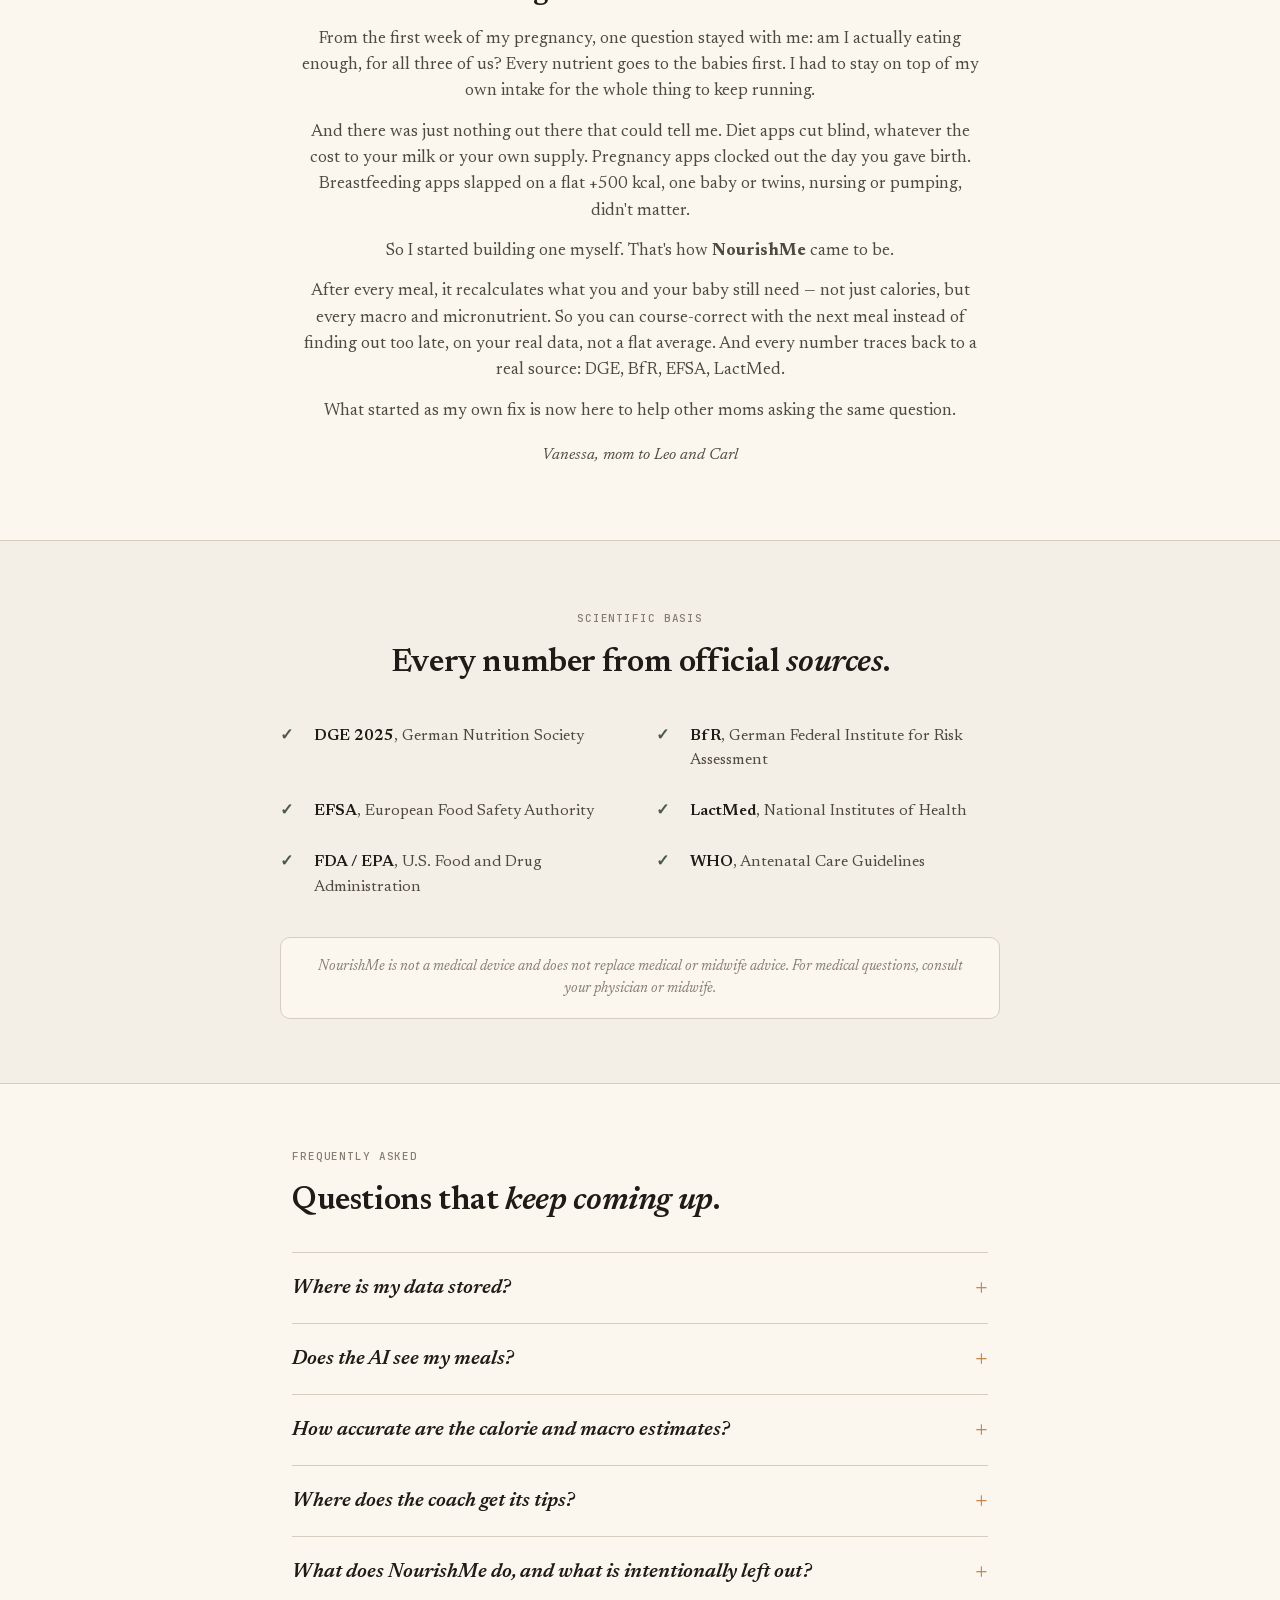
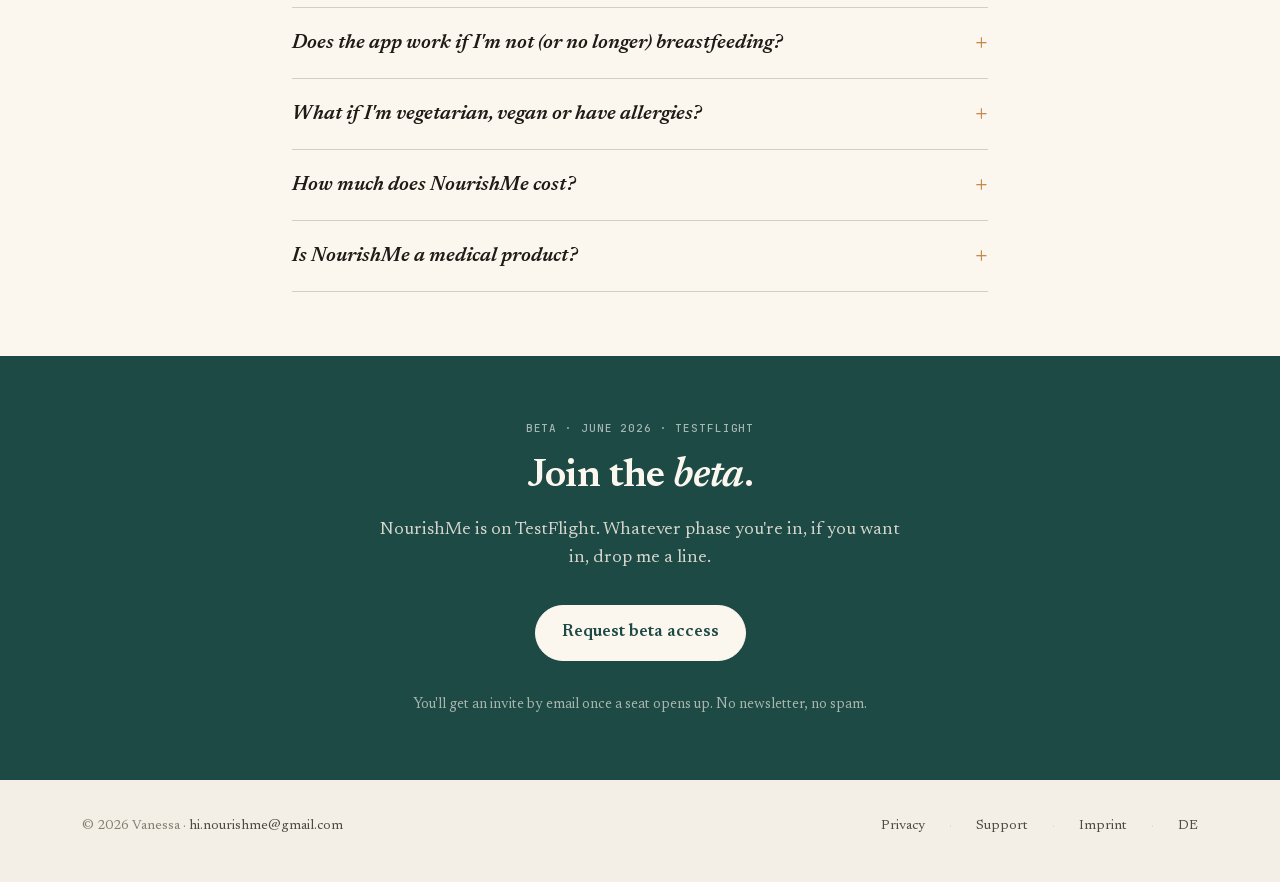
<file: docs/index-en.html>
<!DOCTYPE html>
<html lang="en">
<head>
<meta charset="UTF-8">
<meta name="viewport" content="width=device-width, initial-scale=1">
<title>NourishMe · Nutrition that does the math.</title>
<style>
  /* Self-hosted variable fonts (latin subset). No external requests. */
  @font-face {
    font-family: 'Newsreader';
    font-style: normal;
    font-weight: 400 700;
    font-display: swap;
    src: url('fonts/newsreader-var.woff2') format('woff2');
  }
  @font-face {
    font-family: 'Newsreader';
    font-style: italic;
    font-weight: 400 700;
    font-display: swap;
    src: url('fonts/newsreader-var-italic.woff2') format('woff2');
  }
  @font-face {
    font-family: 'JetBrains Mono';
    font-style: normal;
    font-weight: 400 700;
    font-display: swap;
    src: url('fonts/jetbrainsmono-var.woff2') format('woff2');
  }
</style>
<style>
  :root {
    --paper:      #F4EFE6;
    --paper-hi:   #FBF7EF;
    --paper-lo:   #EAE2D2;
    --paper-deep: #DDD3BD;
    --ink:        #1F1B16;
    --ink-soft:   #4F4A41;
    --ink-mute:   #847E72;
    --pine:       #1E4A45;
    --pine-deep:  #0F2D2A;
    --pine-soft:  #C6E2DC;
    --amber:      #C8884A;
    --amber-warm: #D89A5B;
    --amber-soft: #FFE0B8;
    --rust:       #9C4623;
    --moss:       #4B5A47;
    --plum:       #6B4554;
    --plum-soft:  #F4D9E3;
    --rule:       #D5CEC0;
    --serif: "Newsreader", Georgia, serif;
    --mono:  "JetBrains Mono", ui-monospace, "SF Mono", monospace;
  }
  * { box-sizing: border-box; }
  html, body { margin: 0; padding: 0; background: var(--paper); color: var(--ink); }
  html { -webkit-text-size-adjust: 100%; }
  body { overflow-x: hidden; } /* belt + braces against the hero glow & wide chip wraps */
  body {
    font-family: var(--serif);
    font-size: 18px;
    line-height: 1.55;
    -webkit-font-smoothing: antialiased;
    text-rendering: optimizeLegibility;
  }
  a { color: var(--pine); text-decoration: none; }
  a:hover { text-decoration: underline; text-underline-offset: 3px; }

  .wrap { max-width: 1180px; margin: 0 auto; padding: 0 32px; }
  .wrap-narrow { max-width: 760px; margin: 0 auto; padding: 0 32px; }

  /* ─────────── Type ─────────── */
  .mono {
    font-family: var(--mono);
    font-size: 11px;
    letter-spacing: 0.08em;
    text-transform: uppercase;
    font-weight: 500;
    color: var(--ink-mute);
  }
  .display {
    font-family: var(--serif);
    font-weight: 600;
    letter-spacing: -0.015em;
    line-height: 1.05;
    color: var(--ink);
    margin: 0;
  }
  .display em { font-style: italic; font-weight: 600; }
  .section-title {
    font-family: var(--serif);
    font-weight: 600;
    font-size: 32px;
    letter-spacing: -0.012em;
    line-height: 1.15;
    color: var(--ink);
    margin: 0;
  }
  .section-title em { font-style: italic; font-weight: 600; }
  .lede {
    font-size: 19px;
    line-height: 1.55;
    color: var(--ink-soft);
    margin: 0;
  }

  /* ─────────── Top bar ─────────── */
  .topbar {
    border-bottom: 0.5px solid var(--rule);
    background: var(--paper);
    position: sticky; top: 0; z-index: 10;
    backdrop-filter: blur(8px);
  }
  .topbar-inner {
    display: flex; align-items: center; gap: 16px;
    padding: 18px 32px;
    max-width: 1180px; margin: 0 auto;
  }
  .brand {
    display: flex; align-items: center; gap: 10px;
    font-family: var(--serif);
    font-style: italic; font-weight: 700;
    font-size: 22px; color: var(--ink);
    letter-spacing: -0.01em;
  }
  .brand svg { display: block; }
  .topbar-spacer { flex: 1; }
  .topbar a.nav { color: var(--ink-soft); font-size: 15px; }
  .topbar a.nav:hover { color: var(--ink); text-decoration: none; }
  /* Language switch: pill-style so it reads as a switch on both desktop
     and mobile, not another nav link. Visible on all screen sizes. */
  .topbar a.nav-lang {
    font-family: var(--mono);
    font-size: 12px; letter-spacing: 0.08em;
    text-transform: uppercase;
    padding: 5px 10px;
    border: 0.5px solid var(--rule);
    border-radius: 999px;
    color: var(--ink-soft);
  }
  .topbar a.nav-lang:hover {
    border-color: var(--ink-mute); color: var(--ink); text-decoration: none;
  }
  /* Compact CTA inside the topbar so it shares the brand-text height
     rather than ballooning the bar to fit a hero-size button. */
  .topbar .btn { padding: 7px 14px; font-size: 14px; }

  /* ─────────── Buttons ─────────── */
  .btn {
    display: inline-flex; align-items: center; gap: 8px;
    padding: 12px 20px;
    border-radius: 999px;
    font-family: var(--serif);
    font-size: 16px; font-weight: 600;
    border: 1.5px solid var(--pine);
    background: var(--pine); color: var(--paper-hi);
    cursor: pointer;
    transition: transform .12s ease, background .12s ease;
    text-decoration: none;
  }
  .btn:hover { background: var(--pine-deep); border-color: var(--pine-deep); text-decoration: none; }
  .btn.ghost {
    background: transparent; color: var(--pine); border-color: transparent;
    padding-left: 8px; padding-right: 8px;
  }
  .btn.ghost:hover { background: transparent; color: var(--pine-deep); text-decoration: underline; text-underline-offset: 3px; }

  /* ─────────── Hero ─────────── */
  .hero {
    padding: 56px 0 72px;
    border-bottom: 0.5px solid var(--rule);
  }
  .hero-grid {
    display: grid;
    grid-template-columns: 1.05fr 1fr;
    gap: 56px;
    align-items: center;
  }
  .hero-eyebrow {
    display: inline-flex; align-items: center; gap: 10px;
    margin-bottom: 22px;
  }
  .hero-eyebrow .dot {
    width: 8px; height: 8px; border-radius: 50%;
    background: var(--amber);
  }
  .hero h1.display {
    font-size: clamp(40px, 5.4vw, 64px);
  }
  .hero-sub {
    margin: 22px 0 32px;
    font-size: 19px;
    line-height: 1.5;
    color: var(--ink-soft);
    max-width: 540px;
  }
  .hero-cta { display: flex; align-items: center; gap: 8px; flex-wrap: wrap; }
  .hero-meta {
    margin-top: 28px;
    display: flex; gap: 28px;
    color: var(--ink-mute);
    font-size: 14px;
    line-height: 1.4;
  }
  .hero-meta .item { display: flex; align-items: center; gap: 8px; }
  .hero-meta .check {
    color: var(--moss); font-weight: 600;
  }

  /* App mockup container */
  .mockup-stage {
    position: relative;
    display: flex; align-items: center; justify-content: center;
    padding: 8px;
  }
  .mockup-stage::before {
    content: "";
    position: absolute; inset: -20px -10px -20px -10px;
    background: radial-gradient(60% 70% at 50% 50%, rgba(30,74,69,0.06), rgba(30,74,69,0));
    z-index: 0;
    pointer-events: none;
  }

  /* ─────────── Mini-screen (CSS-recreated Tagebuch) ─────────── */
  .screen {
    width: 360px;
    background: var(--paper);
    border-radius: 32px;
    box-shadow:
      0 1px 0 rgba(255,255,255,0.6) inset,
      0 24px 48px -16px rgba(15,45,42,0.22),
      0 6px 14px -6px rgba(15,45,42,0.18),
      0 0 0 1px rgba(31,27,22,0.06);
    overflow: hidden;
    position: relative;
    z-index: 1;
    font-family: -apple-system, "SF Pro Text", system-ui, sans-serif;
    font-size: 14px;
  }
  .screen-bar {
    background: var(--paper-hi);
    padding: 18px 18px 14px;
    border-bottom: 0.5px solid var(--rule);
  }
  .screen-bar-top {
    display: flex; align-items: center; justify-content: space-between;
    margin-bottom: 8px;
  }
  .screen-title {
    font-family: var(--serif);
    font-style: italic;
    font-weight: 700;
    font-size: 26px;
    color: var(--ink);
    letter-spacing: -0.015em;
    line-height: 1;
  }
  .screen-kcal-row {
    display: flex; align-items: flex-start; justify-content: space-between;
  }
  .screen-kcal {
    font-weight: 700; font-size: 15px; color: var(--moss);
    letter-spacing: -0.01em;
  }
  .screen-kcal-sub {
    font-size: 12.5px; color: var(--ink-mute); margin-top: 2px;
  }
  .screen-macros {
    display: flex; flex-direction: column; gap: 2px;
    text-align: right; font-size: 12px; color: var(--ink-mute);
  }
  .screen-macros b { color: var(--moss); font-weight: 600; }
  .screen-progress {
    margin-top: 10px; height: 4px;
    background: var(--paper-deep); border-radius: 2px; overflow: hidden;
  }
  .screen-progress span {
    display: block; height: 100%; background: var(--moss); width: 52%;
  }
  .screen-body {
    padding: 14px 16px;
    display: flex; flex-direction: column; gap: 10px;
  }
  .screen-sep {
    display: flex; align-items: center; gap: 12px;
    color: var(--ink-mute); font-family: var(--serif); font-style: italic;
    font-size: 13px;
    margin: 4px 0 2px;
  }
  .screen-sep::before, .screen-sep::after {
    content: ""; flex: 1; height: 0.5px; background: var(--rule);
  }
  .meal {
    background: var(--paper-lo);
    border-radius: 12px;
    padding: 12px 14px;
    display: flex; align-items: center; gap: 10px;
  }
  .meal-text { flex: 1; min-width: 0; }
  .meal-name { font-size: 14.5px; color: var(--ink); font-weight: 500; }
  .meal-time { font-size: 12px; color: var(--ink-mute); margin-top: 1px; }
  .meal-kcal { font-size: 13.5px; color: var(--ink); font-weight: 600; flex-shrink: 0; white-space: nowrap; }
  .coach {
    background: var(--amber-soft);
    border-radius: 12px;
    padding: 11px 13px;
    display: flex; gap: 10px; align-items: flex-start;
    color: #2A1900;
    font-size: 13.5px;
    line-height: 1.4;
  }
  .coach .coach-mark {
    flex-shrink: 0;
  }
  .coach b { font-weight: 600; }

  /* ─────────── Trust strip ─────────── */
  .trust {
    padding: 24px 0;
    border-bottom: 0.5px solid var(--rule);
    background: var(--paper-hi);
  }
  .trust-inner {
    display: flex; align-items: center; gap: 28px; flex-wrap: wrap;
    justify-content: center;
    color: var(--ink-mute);
  }
  .trust .label { color: var(--ink-soft); }
  .trust .source {
    font-family: var(--mono); font-size: 11.5px; letter-spacing: 0.06em;
    text-transform: uppercase; font-weight: 500; color: var(--ink-soft);
  }
  .trust .sep { color: var(--paper-deep); }

  /* ─────────── USPs ─────────── */
  .usps {
    padding: 64px 0 56px;
  }
  .usp-head { text-align: center; margin-bottom: 56px; }
  .usp-head .eyebrow { display: block; margin-bottom: 12px; }
  .usp-grid {
    display: grid;
    grid-template-columns: repeat(3, 1fr);
    gap: 0;
    border-top: 0.5px solid var(--rule);
    border-bottom: 0.5px solid var(--rule);
  }
  .usp {
    padding: 36px 28px 32px;
    border-right: 0.5px solid var(--rule);
    display: flex; flex-direction: column; gap: 14px;
    position: relative;
  }
  .usp:last-child { border-right: none; }
  .usp-num {
    font-family: var(--mono); font-size: 11.5px; letter-spacing: 0.08em;
    color: var(--amber); font-weight: 500;
  }
  .usp-title {
    font-family: var(--serif); font-weight: 600;
    font-size: 22px; line-height: 1.2; color: var(--ink);
    margin: 0; letter-spacing: -0.005em;
  }
  .usp-title em { font-style: italic; font-weight: 600; }
  .usp-body {
    color: var(--ink-soft); font-size: 16px; line-height: 1.55; margin: 0;
  }
  .usp-example {
    margin-top: auto;
    padding: 14px 16px;
    background: var(--paper-hi);
    border: 0.5px solid var(--rule);
    border-radius: 10px;
    font-family: var(--serif);
    font-style: italic;
    font-size: 15px; color: var(--ink-soft); line-height: 1.45;
  }
  .usp-example b { font-style: normal; font-weight: 600; color: var(--ink); }

  /* ─────────── Audience selector ─────────── */
  .audience {
    padding: 64px 0;
    background: var(--paper-hi);
    border-top: 0.5px solid var(--rule);
    border-bottom: 0.5px solid var(--rule);
  }
  .audience-head { text-align: center; margin-bottom: 44px; }
  .audience-head .lede { margin: 16px auto 0; max-width: 560px; }
  .selector {
    max-width: 820px; margin: 0 auto;
    background: var(--paper);
    border: 0.5px solid var(--rule);
    border-radius: 16px;
    overflow: hidden;
  }
  .selector-row {
    display: grid;
    grid-template-columns: 180px 1fr;
    border-bottom: 0.5px solid var(--rule);
  }
  .selector-row:last-of-type { border-bottom: none; }
  .selector-label {
    padding: 18px 22px;
    background: var(--paper-hi);
    border-right: 0.5px solid var(--rule);
    font-family: var(--serif); font-style: italic; color: var(--ink-soft);
    font-size: 16px;
    display: flex; align-items: center;
  }
  .selector-options {
    padding: 14px 18px;
    display: flex; flex-wrap: wrap; gap: 6px;
  }
  .chip {
    appearance: none; cursor: pointer;
    padding: 8px 14px; border-radius: 999px;
    border: 1px solid var(--rule);
    background: var(--paper-hi);
    font-family: var(--serif); font-size: 15px; color: var(--ink-soft);
    transition: all .15s ease;
  }
  .chip:hover { border-color: var(--ink-mute); color: var(--ink); }
  .chip[aria-pressed="true"] {
    background: var(--pine); color: var(--paper-hi); border-color: var(--pine);
  }
  .selector-output {
    padding: 26px 28px 28px;
    background: var(--paper);
    border-top: 0.5px solid var(--rule);
    display: grid;
    grid-template-columns: 1fr auto;
    gap: 18px 32px;
    align-items: start;
  }
  .selector-output-label {
    font-family: var(--mono); font-size: 11px; letter-spacing: 0.08em;
    text-transform: uppercase; color: var(--ink-mute); margin-bottom: 8px;
  }
  .selector-output-headline {
    font-family: var(--serif); font-weight: 600;
    font-size: 22px; line-height: 1.25; color: var(--ink);
    letter-spacing: -0.005em; margin: 0 0 10px;
  }
  .selector-output-headline em { font-style: italic; font-weight: 600; color: var(--pine); }
  .selector-output-body {
    color: var(--ink-soft); font-size: 16px; line-height: 1.5; margin: 0;
  }
  .selector-output-numbers {
    text-align: right;
    border-left: 0.5px solid var(--rule);
    padding-left: 28px;
    min-width: 160px;
  }
  .selector-output-numbers .num {
    font-family: var(--serif); font-weight: 600;
    font-size: 30px; color: var(--pine); letter-spacing: -0.02em;
    line-height: 1; display: block;
  }
  .selector-output-numbers .num-label {
    font-family: var(--mono); font-size: 10.5px; letter-spacing: 0.08em;
    text-transform: uppercase; color: var(--ink-mute); margin-top: 6px;
    display: block;
  }
  .selector-output-numbers .row + .row { margin-top: 16px; }

  /* ─────────── How it works ─────────── */
  .how {
    padding: 64px 0;
  }
  .how-head { text-align: center; margin-bottom: 40px; }
  .how-steps {
    max-width: 720px; margin: 0 auto;
    display: flex; flex-direction: column;
  }
  .step {
    display: grid;
    grid-template-columns: 64px 1fr;
    gap: 24px;
    padding: 26px 0;
    border-top: 0.5px solid var(--rule);
  }
  .step:last-child { border-bottom: 0.5px solid var(--rule); }
  .step-num {
    font-family: var(--serif); font-style: italic; font-weight: 600;
    font-size: 36px; color: var(--amber); line-height: 1;
    letter-spacing: -0.02em;
  }
  .step-title {
    font-family: var(--serif); font-weight: 600;
    font-size: 19px; color: var(--ink); margin: 0 0 6px;
    letter-spacing: -0.005em;
  }
  .step-body {
    color: var(--ink-soft); font-size: 16px; line-height: 1.5; margin: 0;
  }

  /* ─────────── Demo video ─────────── */
  /* Centered single column. The player IS the section - no pitch text
     above it, since the play button is its own call to action. Just a
     compact mono label so the section has a name. Click-to-play
     (preload="none") so the 10 MB MP4 doesn't load on page open; the
     poster image is grabbed at the 3 s mark so the box previews the
     app shape, not a black rectangle. */
  .demo {
    padding: 64px 0 72px;
    background: var(--paper);
    border-top: 0.5px solid var(--rule);
    text-align: center;
  }
  .demo .mono {
    color: var(--ink-mute);
    display: inline-block;
    margin-bottom: 24px;
  }
  .demo-player {
    /* Portrait video (888x1108 ~= 4:5). 500 px wide gives ~625 px
       height on desktop - prominent without dominating taller than
       the hero section above it. */
    max-width: 500px;
    width: 100%;
    margin: 0 auto;
    border-radius: 32px;
    overflow: hidden;
    box-shadow: 0 24px 70px rgba(30, 74, 69, 0.20),
                0 6px 16px rgba(30, 74, 69, 0.10);
    background: var(--ink);
  }
  .demo-player video {
    display: block;
    width: 100%;
    height: auto;
  }

  /* ─────────── Story ─────────── */
  .story {
    padding: 72px 0;
    background: var(--paper-hi);
    border-top: 0.5px solid var(--rule);
    border-bottom: 0.5px solid var(--rule);
  }
  /* Centered editorial: portrait on top, text below, everything aligned
     on the page's central axis. Was a 2-column grid before. */
  .story-grid {
    display: flex;
    flex-direction: column;
    align-items: center;
    gap: 28px;
    max-width: 680px;
    margin: 0 auto;
    text-align: center;
  }
  .story-photo {
    width: 200px; height: 250px;
    overflow: hidden;
    border-radius: 4px;
    background: var(--paper-lo);
    box-shadow: 0 8px 24px -10px rgba(15,45,42,0.18);
  }
  .story-photo img { width: 100%; height: 100%; object-fit: cover; display: block; }
  .story-content { width: 100%; }
  .story-content .mono { display: block; margin-bottom: 12px; }
  .story-content h2 {
    font-family: var(--serif); font-weight: 600;
    font-size: 28px; line-height: 1.2; color: var(--ink);
    letter-spacing: -0.01em; margin: 0 0 18px;
  }
  .story-content h2 em { font-style: italic; }
  .story-content p {
    color: var(--ink-soft); font-size: 17px; line-height: 1.55; margin: 0 0 14px;
  }
  .story-content p:last-child { margin-bottom: 0; }
  .story-sign {
    margin-top: 18px;
    font-family: var(--serif); font-style: italic;
    color: var(--ink-soft); font-size: 16px;
  }

  /* ─────────── Wissenschaftliche Basis ─────────── */
  .basis {
    padding: 64px 0;
  }
  .basis-head { text-align: center; margin-bottom: 36px; }
  .basis-list {
    max-width: 720px; margin: 0 auto;
    display: grid;
    grid-template-columns: 1fr 1fr;
    gap: 14px 32px;
    padding: 0;
    list-style: none;
  }
  .basis-list li {
    display: grid;
    grid-template-columns: 24px 1fr;
    gap: 10px;
    color: var(--ink-soft);
    font-size: 16px;
    padding: 6px 0;
  }
  .basis-list li::before {
    content: "✓"; color: var(--moss); font-weight: 700;
  }
  .basis-list li b { color: var(--ink); font-weight: 600; }
  .disclaimer {
    max-width: 720px; margin: 32px auto 0;
    padding: 18px 22px;
    background: var(--paper-hi);
    border: 0.5px solid var(--rule);
    border-radius: 10px;
    font-size: 14.5px; color: var(--ink-mute); line-height: 1.5;
    font-family: var(--serif); font-style: italic;
    text-align: center;
  }

  /* ─────────── Beta CTA ─────────── */
  .beta {
    padding: 64px 0;
    background: var(--pine);
    color: var(--paper-hi);
    text-align: center;
  }
  .beta .mono { color: rgba(255,255,255,0.6); margin-bottom: 18px; display: block; }
  .beta h2 {
    font-family: var(--serif); font-weight: 600;
    font-size: 40px; line-height: 1.1; color: var(--paper-hi);
    letter-spacing: -0.015em; margin: 0 0 18px;
  }
  .beta h2 em { font-style: italic; }
  .beta p {
    max-width: 540px; margin: 0 auto 32px;
    font-size: 18px; line-height: 1.55;
    color: rgba(244,239,230,0.85);
  }
  .beta .btn {
    background: var(--paper-hi); color: var(--pine);
    border-color: var(--paper-hi);
    padding: 14px 26px; font-size: 17px;
  }
  .beta .btn:hover { background: #fff; border-color: #fff; }
  .beta-foot {
    margin-top: 32px;
    font-size: 14.5px;
    color: rgba(244,239,230,0.65);
    line-height: 1.6;
  }

  /* ─────────── FAQ ─────────── */
  .faq {
    padding: 64px 0;
    background: var(--paper-hi);
    border-top: 0.5px solid var(--rule);
  }
  .faq .mono { color: var(--ink-mute); margin-bottom: 18px; display: block; }
  .faq-list { margin-top: 32px; }
  .faq-item {
    border-top: 0.5px solid var(--rule);
    padding: 22px 0;
  }
  .faq-item:last-of-type { border-bottom: 0.5px solid var(--rule); }
  .faq-item summary {
    font-family: var(--serif);
    font-style: italic;
    font-weight: 600;
    font-size: 20px;
    line-height: 1.3;
    color: var(--ink);
    cursor: pointer;
    list-style: none;
    position: relative;
    padding-right: 32px;
  }
  .faq-item summary::-webkit-details-marker { display: none; }
  .faq-item summary::after {
    content: "+";
    position: absolute;
    right: 0; top: -2px;
    font-family: var(--serif);
    font-style: normal;
    font-weight: 400;
    font-size: 28px;
    color: var(--amber);
    line-height: 1;
  }
  .faq-item[open] summary::after { content: "−"; }
  .faq-item p {
    margin: 12px 0 0;
    font-family: var(--serif);
    color: var(--ink-soft);
    line-height: 1.6;
    font-size: 16.5px;
  }

  /* ─────────── Footer ─────────── */
  footer {
    padding: 36px 0 44px;
    background: var(--paper);
    color: var(--ink-mute);
    font-size: 14px;
  }
  .footer-inner {
    display: flex; align-items: center; gap: 24px; flex-wrap: wrap;
  }
  .footer-inner a { color: var(--ink-soft); }
  .footer-inner .sep-dot { color: var(--paper-deep); }
  .footer-inner .grow { flex: 1; }

  /* ─────────── Layout responsive ─────────── */
  @media (max-width: 880px) {
    .hero { padding: 36px 0 48px; }
    .hero-grid { grid-template-columns: 1fr; gap: 36px; }
    .mockup-stage { order: -1; }
    .screen { width: min(340px, 86vw); }
    .section-title { font-size: 26px; }
    .topbar-inner { padding: 14px 20px; }
    .wrap, .wrap-narrow { padding: 0 20px; }
    .usps, .audience, .how, .story, .basis, .beta { padding-top: 52px; padding-bottom: 48px; }
    .usp-grid { grid-template-columns: 1fr; }
    .usp { border-right: none; border-bottom: 0.5px solid var(--rule); }
    .usp:last-child { border-bottom: none; }
    .selector-row { grid-template-columns: 1fr; }
    .selector-label { border-right: none; border-bottom: 0.5px solid var(--rule); padding: 14px 18px 6px; }
    .selector-output { grid-template-columns: 1fr; }
    .selector-output-numbers { border-left: none; border-top: 0.5px solid var(--rule); padding-left: 0; padding-top: 18px; text-align: left; }
    .story-grid { grid-template-columns: 1fr; gap: 28px; }
    .story-photo { width: 180px; height: 220px; }
    /* Demo: smaller player on phones so it doesn't fill the screen. */
    .demo { padding: 52px 0 56px; }
    .demo-player { max-width: min(380px, 86vw); border-radius: 26px; }
    .basis-list { grid-template-columns: 1fr; }
    .beta h2 { font-size: 30px; }
  }

  /* ─────────── Phones (≤600px) ─────────── */
  @media (max-width: 600px) {
    body { font-size: 17px; }
    .wrap, .wrap-narrow { padding: 0 18px; }

    /* Topbar: tighter, brand smaller, hide the "So funktioniert es" nav
       link entirely, the Beta button stays for the only CTA. */
    .topbar-inner { padding: 12px 18px; gap: 10px; }
    .brand { font-size: 19px; }
    .nav-desktop-only { display: none; }
    .topbar a.nav { font-size: 14px; }

    /* Hero */
    .hero { padding: 24px 0 40px; }
    .hero-grid { gap: 28px; text-align: center; }
    .hero h1.display { font-size: clamp(32px, 8vw, 40px); line-height: 1.08; }
    .hero-sub { font-size: 17px; margin: 18px auto 24px; }
    .hero-cta { gap: 6px; justify-content: center; }
    .hero-cta .btn { padding: 12px 18px; font-size: 15px; }
    .hero-meta { gap: 18px; flex-wrap: wrap; font-size: 13.5px; justify-content: center; }
    .hero-eyebrow { justify-content: center; }

    /* Mockup centered explicitly and the glow can't bleed past the viewport */
    .mockup-stage { margin: 0 auto; }
    .mockup-stage::before { inset: -8px 0 -8px 0; }
    .screen { width: min(320px, 88vw); border-radius: 28px; }

    /* Trust strip: stack source pills tighter, allow wraps */
    .trust { padding: 18px 0; }
    .trust-inner { gap: 12px 16px; }

    /* Section vertical rhythm */
    .usps, .audience, .how, .story, .basis, .beta { padding-top: 40px; padding-bottom: 40px; }
    .section-title { font-size: 24px; }

    /* USPs cards */
    .usp { padding: 28px 22px; }
    .usp-title { font-size: 20px; }
    .usp-body { font-size: 15.5px; }
    .usp-example { font-size: 14.5px; padding: 12px 14px; }

    /* Selector chips a bit smaller so they wrap less often */
    .audience-head { margin-bottom: 32px; }
    .selector-label { font-size: 15px; padding: 12px 16px 4px; }
    .selector-options { padding: 12px 14px; gap: 6px; }
    .chip { padding: 7px 12px; font-size: 14px; }
    .selector-output { padding: 22px 18px 22px; gap: 14px; }
    .selector-output-headline { font-size: 20px; }
    .selector-output-body { font-size: 15.5px; }
    .selector-output-numbers { padding-top: 14px; min-width: 0; }
    .selector-output-numbers .num { font-size: 26px; }

    /* How steps */
    .how-head { margin-bottom: 36px; }
    .step { grid-template-columns: 44px 1fr; gap: 16px; padding: 22px 0; }
    .step-num { font-size: 30px; }
    .step-title { font-size: 17px; }
    .step-body { font-size: 15.5px; }

    /* Story */
    .story-grid { gap: 22px; }
    .story-photo { width: 140px; height: 180px; }
    .story-content h2 { font-size: 24px; }
    .story-content p { font-size: 16px; }

    /* Wissenschaftliche Basis */
    .basis-head { margin-bottom: 28px; }
    .basis-list { gap: 8px; }
    .basis-list li { font-size: 15.5px; }
    .disclaimer { font-size: 13.5px; padding: 14px 16px; margin-top: 24px; }

    /* Beta CTA */
    .beta h2 { font-size: 26px; line-height: 1.15; }
    .beta p { font-size: 16px; margin-bottom: 24px; }
    .beta .btn { padding: 13px 22px; font-size: 16px; }
    .beta-foot { font-size: 13.5px; margin-top: 24px; padding: 0 12px; }

    /* Footer: stack vertically on phones */
    footer { padding: 28px 0 32px; font-size: 13.5px; }
    .footer-inner { gap: 6px 12px; }
    .footer-inner .grow { flex-basis: 100%; margin-bottom: 8px; }
  }
</style>

<!-- PostHog (EU). Same project as the app's analytics: lets us see landing
     visits in the same dashboard as the in-app funnel, and eventually
     stitch landing-visitor → app-install when the user logs in. The
     project API key is a public frontend key, safe to commit. Anonymous-
     only: person_profiles 'identified_only' means no Person object is
     created for visitors who never call identify() - so the landing
     records pageview counts without producing 1-profile-per-visitor noise.
     respect_dnt honours the browser's Do-Not-Track signal. -->
<script>
  !function(t,e){var o,n,p,r;e.__SV||(window.posthog=e,e._i=[],e.init=function(i,s,a){function g(t,e){var o=e.split(".");2==o.length&&(t=t[o[0]],e=o[1]);t[e]=function(){t.push([e].concat(Array.prototype.slice.call(arguments,0)))}}(p=t.createElement("script")).type="text/javascript",p.crossOrigin="anonymous",p.async=!0,p.src=s.api_host.replace(".i.posthog.com","-assets.i.posthog.com")+"/static/array.js",(r=t.getElementsByTagName("script")[0]).parentNode.insertBefore(p,r);var u=e;for(void 0!==a?u=e[a]=[]:a="posthog",u.people=u.people||[],u.toString=function(t){var e="posthog";return"posthog"!==a&&(e+="."+a),t||(e+=" (stub)"),e},u.people.toString=function(){return u.toString(1)+".people (stub)"},o="init capture register register_once register_for_session unregister unregister_for_session getFeatureFlag getFeatureFlagPayload isFeatureEnabled reloadFeatureFlags updateEarlyAccessFeatureEnrollment getEarlyAccessFeatures on onFeatureFlags onSessionId getSurveys getActiveMatchingSurveys renderSurvey canRenderSurvey getNextSurveyStep identify setPersonProperties group resetGroups setPersonPropertiesForFlags resetPersonPropertiesForFlags setGroupPropertiesForFlags resetGroupPropertiesForFlags reset get_distinct_id getGroups get_session_id get_session_replay_url alias set_config startSessionRecording stopSessionRecording sessionRecordingStarted captureException loadToolbar get_property getSessionProperty createPersonProfile opt_in_capturing opt_out_capturing has_opted_in_capturing has_opted_out_capturing clear_opt_in_out_capturing debug getPageViewId".split(" "),n=0;n<o.length;n++)g(u,o[n]);e._i.push([i,s,a])},e.__SV=1)}(document,window.posthog||[]);
  posthog.init('phc_BRspCTLQueq8v9XYFhQ5F7MuakjTBVtmuKQs27ZgqWCa', {
    api_host: 'https://eu.i.posthog.com',
    person_profiles: 'identified_only',
    capture_pageview: true,
    capture_pageleave: true,
    respect_dnt: true,
  });
  // Tag every landing event with the page language so DE vs EN traffic
  // is splittable without parsing $current_url.
  posthog.register({ landing_locale: 'en' });
</script>
</head>
<body>

<!-- ─────────── Top bar ─────────── -->
<header class="topbar">
  <div class="topbar-inner">
    <a href="#top" class="brand" aria-label="NourishMe">
      <svg width="28" height="28" viewBox="0 0 1024 1024" aria-hidden="true">
        <rect width="1024" height="1024" rx="220" fill="#1E4A45"/>
        <circle cx="440" cy="600" r="280" fill="#FAF6EE"/>
        <circle cx="760" cy="360" r="130" fill="#E0A258"/>
      </svg>
      NourishMe
    </a>
    <div class="topbar-spacer"></div>
    <a href="#wie" class="nav nav-desktop-only">How it works</a>
    <a href="index.html" class="nav nav-lang">DE</a>
    <a href="#beta" class="btn">Beta</a>
  </div>
</header>

<!-- ─────────── Hero ─────────── -->
<section class="hero">
  <div class="wrap hero-grid">
    <div>
      <div class="hero-eyebrow">
        <span class="dot"></span>
        <span class="mono">Beta · June 2026 · TestFlight</span>
      </div>
      <h1 class="display">Nutrition<br><em>that does the math.</em></h1>
      <p class="hero-sub">
        After every meal, NourishMe shows you exactly what you and your babies still need today: calories, macros, micronutrients. You can course-correct with your next meal, instead of noticing at bedtime that something was missing. Evidence-based, tuned to your phase. Pregnancy, breastfeeding, everything in between.
      </p>
      <div class="hero-cta">
        <a href="#beta" class="btn">Request beta access</a>
        <a href="#wie" class="btn ghost">How it works →</a>
      </div>
      <div class="hero-meta">
        <span class="item"><span class="check">✓</span> No account required</span>
        <span class="item"><span class="check">✓</span> Data stays on your device</span>
        <span class="item"><span class="check">✓</span> English and German</span>
      </div>
    </div>

    <div class="mockup-stage">
      <div class="screen" role="img" aria-label="Preview of the NourishMe app: diary screen with daily target and coach reply">
        <div class="screen-bar">
          <div class="screen-bar-top">
            <div class="screen-title">Today<span style="color: var(--ink-mute); font-style: normal; font-weight: 400; font-size: 18px;">  ⌄</span></div>
            <div style="width: 22px; height: 22px; border: 1.5px solid var(--pine); border-radius: 50%; opacity: 0.55;"></div>
          </div>
          <div class="screen-kcal-row">
            <div>
              <div class="screen-kcal">1,247 / 2,400 kcal</div>
              <div class="screen-kcal-sub">1,153 kcal left</div>
            </div>
            <div class="screen-macros">
              <div>P&nbsp;<b>58</b>&nbsp;/ 120 g</div>
              <div>C&nbsp;<b>142</b>&nbsp;/ 320 g</div>
              <div>F&nbsp;<b>42</b>&nbsp;/ 80 g</div>
            </div>
          </div>
          <div class="screen-progress"><span></span></div>
        </div>
        <div class="screen-body">
          <div class="screen-sep">Today</div>
          <div class="meal">
            <div class="meal-text">
              <div class="meal-name">Cereal with yogurt &amp; berries</div>
              <div class="meal-time">08:24</div>
            </div>
            <div class="meal-kcal">380 kcal</div>
          </div>
          <div class="coach">
            <svg class="coach-mark" width="18" height="18" viewBox="0 0 1024 1024" aria-hidden="true">
              <rect width="1024" height="1024" rx="220" fill="#1E4A45"/>
              <circle cx="440" cy="600" r="280" fill="#FAF6EE"/>
              <circle cx="760" cy="360" r="130" fill="#E0A258"/>
            </svg>
            <div>You still need 30&nbsp;g protein and 250&nbsp;mg calcium today. A salmon bowl at lunch would fit.</div>
          </div>
        </div>
      </div>
    </div>
  </div>
</section>

<!-- ─────────── Trust strip ─────────── -->
<section class="trust">
  <div class="wrap trust-inner">
    <span class="mono label">Sources</span>
    <span class="source">DGE 2025</span><span class="sep">·</span>
    <span class="source">BfR</span><span class="sep">·</span>
    <span class="source">EFSA</span><span class="sep">·</span>
    <span class="source">LactMed / NIH</span><span class="sep">·</span>
    <span class="source">FDA / EPA</span><span class="sep">·</span>
    <span class="source">WHO</span>
  </div>
</section>

<!-- ─────────── USPs ─────────── -->
<section class="usps">
  <div class="wrap">
    <div class="usp-head">
      <span class="mono eyebrow">Three things that make this different</span>
      <h2 class="section-title">An app built for <em>your phase</em>.</h2>
    </div>
    <div class="usp-grid">
      <div class="usp">
        <span class="usp-num">01</span>
        <h3 class="usp-title">Real-time <em>nourishment</em></h3>
        <p class="usp-body">
          After every meal, NourishMe tells you exactly what you and your babies still need today. One tap, one specific suggestion. No daily plan, no Googling.
        </p>
        <div class="usp-example">
          "You still need <b>30&nbsp;g protein</b> and <b>250&nbsp;mg calcium</b>. A salmon bowl at lunch would cover it."
        </div>
        <div class="usp-example">
          "Micros open: <b>6&nbsp;mg iron</b>, <b>50&nbsp;µg iodine</b>, <b>120&nbsp;mg choline</b>. An egg with dinner covers two of them."
        </div>
      </div>
      <div class="usp">
        <span class="usp-num">02</span>
        <h3 class="usp-title">Science open, <em>data with you</em></h3>
        <p class="usp-body">
          Every recommendation traces back to DGE, BfR, EFSA, LactMed, FDA/EPA and WHO. Tap any number to see the source. Your data stays on your device. No account, no cloud sync.
        </p>
        <div class="usp-example">
          "<b>Caffeine while breastfeeding:</b> 200&nbsp;mg/day max <span style="opacity:.6">· BfR 2024"</span>
        </div>
      </div>
      <div class="usp">
        <span class="usp-num">03</span>
        <h3 class="usp-title">Calculated for you, <em>not a flat rate</em></h3>
        <p class="usp-body">
          Each trimester, exclusive or mixed breastfeeding, pumped volume, number of children. NourishMe does the math on your actual data, not a generic table.
        </p>
        <div class="usp-example">
          Forget the flat "+500&nbsp;kcal" while breastfeeding. <b>Your</b> target, from <b>your</b> numbers.
        </div>
      </div>
    </div>
  </div>
</section>

<!-- ─────────── Audience selector (interactive) ─────────── -->
<section class="audience">
  <div class="wrap">
    <div class="audience-head">
      <span class="mono">What does the app calculate for you?</span>
      <h2 class="section-title" style="margin-top:12px;">Pick <em>your situation</em>.</h2>
      <p class="lede">NourishMe covers every phase, and combines them when they overlap.</p>
    </div>

    <div class="selector" id="selector">
      <div class="selector-row">
        <div class="selector-label">You're currently…</div>
        <div class="selector-options" role="group" aria-label="Phase">
          <button class="chip" data-axis="phase" data-value="schwanger">pregnant</button>
          <button class="chip" data-axis="phase" data-value="stillend" aria-pressed="true">breastfeeding</button>
          <button class="chip" data-axis="phase" data-value="pumpend">pumping</button>
          <button class="chip" data-axis="phase" data-value="gemischt">nursing + pumping</button>
        </div>
      </div>
      <div class="selector-row">
        <div class="selector-label">…feeding</div>
        <div class="selector-options" role="group" aria-label="Number of children">
          <button class="chip" data-axis="count" data-value="einling" aria-pressed="true">one baby</button>
          <button class="chip" data-axis="count" data-value="mehrlinge">multiples</button>
        </div>
      </div>
      <div class="selector-output" id="selector-output">
        <div>
          <div class="selector-output-label">What NourishMe calculates for you</div>
          <h3 class="selector-output-headline" id="out-headline">Breastfeeding, one baby, exclusive</h3>
          <p class="selector-output-body" id="out-body">
            We calculate your energy target from the milk you're actually producing, not the flat +500 kcal default. Protein and micronutrient targets follow the DGE breastfeeding guideline. Listeria, mercury and caffeine flags are on.
          </p>
        </div>
        <div class="selector-output-numbers">
          <div class="row">
            <span class="num" id="out-kcal">+580</span>
            <span class="num-label">extra kcal / day</span>
          </div>
          <div class="row">
            <span class="num" id="out-protein">+15</span>
            <span class="num-label">g protein extra</span>
          </div>
        </div>
      </div>
    </div>
    <p class="lede" style="margin-top:32px;font-size:16px;opacity:.85;border-top:1px solid var(--ink-15, rgba(0,0,0,.12));padding-top:24px;">
      And when you want to feel at home in your body again? NourishMe calculates a deficit only as far as your milk and your own supply safely allow. <em>Your goal, without your baby noticing a thing.</em>
    </p>
  </div>
</section>

<!-- ─────────── How it works ─────────── -->
<section class="how" id="wie">
  <div class="wrap">
    <div class="how-head">
      <span class="mono">Set up in 3 minutes</span>
      <h2 class="section-title" style="margin-top:12px;">How it works.</h2>
    </div>
    <ol class="how-steps" style="list-style:none; padding:0; margin:0;">
      <li class="step">
        <div class="step-num">1</div>
        <div>
          <h3 class="step-title">Three-minute onboarding</h3>
          <p class="step-body">Phase, trimester, height, weight, activity, number of children, estimated milk volume. NourishMe derives your energy and macro needs from those.</p>
        </div>
      </li>
      <li class="step">
        <div class="step-num">2</div>
        <div>
          <h3 class="step-title">Log meals by text, photo or barcode</h3>
          <p class="step-body">"Cereal with yogurt, one bowl." Done. Photos get identified automatically; packaged products pull their brand-accurate values from the Open Food Facts database. A meal can bundle several items — scan the skyr, then type the apple.</p>
        </div>
      </li>
      <li class="step">
        <div class="step-num">3</div>
        <div>
          <h3 class="step-title">The app remembers your favourites</h3>
          <p class="step-body">Start typing and NourishMe suggests products from your history. One tap and the entry lands with the exact values from last time — no new estimate needed.</p>
        </div>
      </li>
      <li class="step">
        <div class="step-num">4</div>
        <div>
          <h3 class="step-title">Get a coach hint right away</h3>
          <p class="step-body">After every meal, one specific suggestion for what to eat next, based on today's progress and your daily target.</p>
        </div>
      </li>
      <li class="step">
        <div class="step-num">5</div>
        <div>
          <h3 class="step-title">Micronutrients tracked live</h3>
          <p class="step-body">Iron, iodine, folate, DHA, choline, B12, vitamin D, zinc, calcium. After every meal you see where you stand today and where the gap is. The list adapts to your phase: pregnancy, breastfeeding, dietary style. Values from DGE and EFSA, every number traceable.</p>
        </div>
      </li>
      <li class="step">
        <div class="step-num">6</div>
        <div>
          <h3 class="step-title">Food-safety built in</h3>
          <p class="step-body">Caffeine, alcohol wait times, mercury fish, listeria. All from official sources, no searching required.</p>
        </div>
      </li>
      <li class="step">
        <div class="step-num">7</div>
        <div>
          <h3 class="step-title">Trends at a glance</h3>
          <p class="step-body">A dedicated tab shows a weekly chart, sweet-spot streak and weekly averages for calories and macros. You can see at a glance which days you were on target.</p>
        </div>
      </li>
      <li class="step">
        <div class="step-num">8</div>
        <div>
          <h3 class="step-title">Reminders, only if you want them</h3>
          <p class="step-body">Five configurable slots for breakfast, mid-morning, lunch, afternoon and dinner. Off by default, on with one tap. Scheduled locally on your device, no cloud.</p>
        </div>
      </li>
    </ol>
  </div>
</section>

<!-- ─────────── Demo video ─────────── -->
<section class="demo">
  <div class="wrap">
    <span class="mono">60-second demo</span>
    <div class="demo-player">
      <video
        src="video/demo.mp4"
        poster="video/demo-poster.jpg"
        preload="none"
        controls
        playsinline
        muted
        aria-label="NourishMe demo: onboarding, logging a meal, coach reply"
      ></video>
    </div>
  </div>
</section>

<!-- ─────────── Story (Vanessa) ─────────── -->
<section class="story">
  <div class="wrap">
    <div class="story-grid">
      <div class="story-photo">
        <img src="vanessa-portrait.jpg" alt="Vanessa, founder of NourishMe">
      </div>
      <div class="story-content">
        <span class="mono">Why NourishMe exists</span>
        <h2><span id="weeks-since-birth">17</span> weeks ago I had twins. <em>Leo and Carl.</em></h2>
        <p>
          From the first week of my pregnancy, one question stayed with me: am I actually eating enough, for all three of us? Every nutrient goes to the babies first. I had to stay on top of my own intake for the whole thing to keep running.
        </p>
        <p>
          And there was just nothing out there that could tell me. Diet apps cut blind, whatever the cost to your milk or your own supply. Pregnancy apps clocked out the day you gave birth. Breastfeeding apps slapped on a flat +500 kcal, one baby or twins, nursing or pumping, didn't matter.
        </p>
        <p>
          So I started building one myself. That's how <b>NourishMe</b> came to be.
        </p>
        <p>
          After every meal, it recalculates what you and your baby still need — not just calories, but every macro and micronutrient. So you can course-correct with the next meal instead of finding out too late, on your real data, not a flat average. And every number traces back to a real source: DGE, BfR, EFSA, LactMed.
        </p>
        <p>
          What started as my own fix is now here to help other moms asking the same question.
        </p>
        <div class="story-sign">Vanessa, mom to Leo and Carl</div>
      </div>
    </div>
  </div>
</section>

<!-- ─────────── Wissenschaftliche Basis ─────────── -->
<section class="basis">
  <div class="wrap">
    <div class="basis-head">
      <span class="mono">Scientific basis</span>
      <h2 class="section-title" style="margin-top:12px;">Every number from official <em>sources</em>.</h2>
    </div>
    <ul class="basis-list">
      <li><span><b>DGE 2025</b>, German Nutrition Society</span></li>
      <li><span><b>BfR</b>, German Federal Institute for Risk Assessment</span></li>
      <li><span><b>EFSA</b>, European Food Safety Authority</span></li>
      <li><span><b>LactMed</b>, National Institutes of Health</span></li>
      <li><span><b>FDA / EPA</b>, U.S. Food and Drug Administration</span></li>
      <li><span><b>WHO</b>, Antenatal Care Guidelines</span></li>
    </ul>
    <p class="disclaimer">
      NourishMe is not a medical device and does not replace medical or midwife advice. For medical questions, consult your physician or midwife.
    </p>
  </div>
</section>

<!-- ─────────── FAQ ─────────── -->
<section class="faq">
  <div class="wrap-narrow">
    <span class="mono">Frequently asked</span>
    <h2 class="section-title" style="margin-top:12px;">Questions that <em>keep coming up</em>.</h2>
    <div class="faq-list">
      <details class="faq-item">
        <summary>Where is my data stored?</summary>
        <p>Meals, profile, weight and settings live only on your iPhone, in a local on-device database. No cloud account, no sync, no server holds a copy. Delete the app and the data is gone.</p>
      </details>
      <details class="faq-item">
        <summary>Does the AI see my meals?</summary>
        <p>When you log a meal the description briefly travels to Anthropic's Claude for analysis; the reply comes back and is stored locally. Anthropic does not use API data for training (per their policy), and there's no account linking it to you. Anonymous usage stats (which methods, how often, whether coach replies arrive) go to PostHog on EU servers — without contents, weights or names. You can switch analytics off in Settings any time.</p>
      </details>
      <details class="faq-item">
        <summary>How accurate are the calorie and macro estimates?</summary>
        <p>For packaged products (barcode scan) very accurate: values come straight from the manufacturer via Open Food Facts. For text and photo entries they're estimates — solid for trends, not for medical precision. You can adjust amounts at any time and everything scales with it.</p>
      </details>
      <details class="faq-item">
        <summary>Where does the coach get its tips?</summary>
        <p>A language model (Anthropic Claude) phrases the meal suggestions. To keep it grounded, on every request it receives your current day's status, your profile (phase, weight, dietary style, allergies) and a fixed rule frame from official sources: calorie and nutrient needs from DGE and EFSA, food-safety thresholds from BfR, LactMed, FDA and EPA. The coach combines both, rather than relying on whatever it picked up during training. Every number in your daily target traces back to an original source.</p>
      </details>
      <details class="faq-item">
        <summary>What does NourishMe do, and what is intentionally left out?</summary>
        <p>NourishMe is a nutrition companion for pregnancy and breastfeeding, focused on calories, micronutrients like iodine, DHA and folate, and food safety (what's okay in which phase, what isn't). Intentionally not included: general weight-loss tracking with trends and goals, fitness streaks, cycle tracking. You can log weight and workout sessions, but as inputs to your calorie need, not as standalone trackers. For pure cycle tracking, specialised apps like Clue exist; for fitness, Apple Health.</p>
      </details>
      <details class="faq-item">
        <summary>Does the app work if I'm not (or no longer) breastfeeding?</summary>
        <p>Yes. NourishMe calculates based on your phase. In your profile you can switch between pregnancy, breastfeeding and "neither" at any time, and the calorie and nutrient calculations adapt. For general adult nutrition outside these phases, more specialised apps exist.</p>
      </details>
      <details class="faq-item">
        <summary>What if I'm vegetarian, vegan or have allergies?</summary>
        <p>You can set your dietary style (omnivore, vegetarian, vegan, pescatarian) and allergies in your profile. The coach respects them absolutely: vegan suggestions contain no animal products, nut allergy means no nuts.</p>
      </details>
      <details class="faq-item">
        <summary>How much does NourishMe cost?</summary>
        <p>Free in the closed beta. For the public launch a monthly subscription with a 7-day trial is planned. Exact prices will be shared in time, and the principle stays: no ads, no data sharing.</p>
      </details>
      <details class="faq-item">
        <summary>Is NourishMe a medical product?</summary>
        <p>No. NourishMe is a personal wellness tool, not a medical device, and not a substitute for medical or midwife advice. For medical questions, high-risk pregnancy or existing conditions, talk to your doctor or midwife.</p>
      </details>
    </div>
  </div>
</section>

<!-- ─────────── Beta CTA ─────────── -->
<section class="beta" id="beta">
  <div class="wrap-narrow">
    <span class="mono">Beta · June 2026 · TestFlight</span>
    <h2>Join the <em>beta</em>.</h2>
    <p>
      NourishMe is on TestFlight. Whatever phase you're in, if you want in, drop me a line.
    </p>
    <a href="mailto:hi.nourishme@gmail.com?subject=NourishMe%20beta%20access" class="btn">Request beta access</a>
    <div class="beta-foot">
      You'll get an invite by email once a seat opens up. No newsletter, no spam.
    </div>
  </div>
</section>

<!-- ─────────── Footer ─────────── -->
<footer>
  <div class="wrap footer-inner">
    <span class="grow">© 2026 Vanessa · <a href="mailto:hi.nourishme@gmail.com">hi.nourishme@gmail.com</a></span>
    <a href="privacy-en.html">Privacy</a>
    <span class="sep-dot">·</span>
    <a href="support-en.html">Support</a>
    <span class="sep-dot">·</span>
    <a href="impressum.html">Imprint</a>
    <span class="sep-dot">·</span>
    <a href="index.html">DE</a>
  </div>
</footer>

<script>
(function(){
  // Selector data
  const data = {
    schwanger: {
      einling: {
        headline: "Pregnancy, one baby",
        body: "Your target scales per trimester: barely more in T1, about +250 kcal in T2, about +500 kcal in T3. Folate, iron and iodine get their own targets. Mercury fish, listeria (raw-milk cheese, cold-smoked salmon) and alcohol flags stay on.",
        kcal: "+250", kcalLabel: "extra kcal (T2)",
        protein: "+9", proteinLabel: "g protein extra"
      },
      mehrlinge: {
        headline: "Pregnancy, multiples",
        body: "From T2 on, we add the extra target per additional baby. Protein, iron and folate scale with it. Same food-safety flags as for one.",
        kcal: "+450", kcalLabel: "extra kcal (T2)",
        protein: "+18", proteinLabel: "g protein extra"
      }
    },
    stillend: {
      einling: {
        headline: "Breastfeeding, one baby, exclusive",
        body: "We calculate your energy target from the milk you're actually producing, not the flat +500 kcal default. Protein and micronutrient targets follow the DGE breastfeeding guideline. Listeria, mercury and caffeine flags are on.",
        kcal: "+580", kcalLabel: "extra kcal / day",
        protein: "+15", proteinLabel: "g protein extra"
      },
      mehrlinge: {
        headline: "Breastfeeding, multiples, exclusive",
        body: "We calculate per baby. For exclusive twin nursing, that's about +1,260 kcal/day instead of a flat +500. Protein and calcium scale with it. Medication safety via LactMed.",
        kcal: "+1,260", kcalLabel: "extra kcal / day",
        protein: "+30", proteinLabel: "g protein extra"
      }
    },
    pumpend: {
      einling: {
        headline: "Pumping, one baby",
        body: "We use the volume you're actually pumping, not a guess. Many moms who pump exclusively make more milk than they'd estimate. Your target adjusts day to day.",
        kcal: "+620", kcalLabel: "kcal from real volume",
        protein: "+16", proteinLabel: "g protein extra"
      },
      mehrlinge: {
        headline: "Pumping, multiples",
        body: "We add up your daily output across all babies. Pumping exclusively for twins, many moms land at 1,500-2,000 ml/day, with energy and fluid targets to match.",
        kcal: "+1,380", kcalLabel: "kcal from real volume",
        protein: "+34", proteinLabel: "g protein extra"
      }
    },
    gemischt: {
      einling: {
        headline: "Nursing + pumping, one baby",
        body: "Mixed nursing and pumping: we add both into one realistic daily volume. If you top up with formula, we factor that in and bring your extra-kcal target down.",
        kcal: "+520", kcalLabel: "kcal from actual volume",
        protein: "+14", proteinLabel: "g protein extra"
      },
      mehrlinge: {
        headline: "Nursing + pumping, multiples",
        body: "With multiples, mixed feeding is the norm: one baby at the breast, the other on pumped milk or formula. We calculate per baby and per source, and subtract formula from your extra-kcal target.",
        kcal: "+1,080", kcalLabel: "kcal from actual volume",
        protein: "+26", proteinLabel: "g protein extra"
      }
    }
  };

  const state = { phase: "stillend", count: "einling" };

  function render() {
    const d = data[state.phase][state.count];
    document.getElementById("out-headline").textContent = d.headline;
    document.getElementById("out-body").textContent = d.body;
    document.getElementById("out-kcal").textContent = d.kcal;
    document.getElementById("out-protein").textContent = d.protein;
    document.querySelector("#out-kcal").nextElementSibling.textContent = d.kcalLabel;
    document.querySelector("#out-protein").nextElementSibling.textContent = d.proteinLabel;
  }

  document.querySelectorAll(".chip").forEach(btn => {
    btn.addEventListener("click", () => {
      const axis = btn.dataset.axis;
      const val = btn.dataset.value;
      state[axis] = val;
      document.querySelectorAll(`.chip[data-axis="${axis}"]`).forEach(b => {
        b.setAttribute("aria-pressed", b === btn ? "true" : "false");
      });
      render();
    });
  });
})();

// Twins-age headline: refresh the "X weeks ago" count from Carl + Leo's
// birth date (2026-02-09). Falls back to the hardcoded number in the
// HTML if JS is off or the count is outside the plausible 1-52 week
// range (after that the founder copy needs a manual rewrite —
// months/years don't read as crisp as "X weeks ago").
(function () {
  var el = document.getElementById('weeks-since-birth');
  if (!el) return;
  var birth = new Date('2026-02-09T00:00:00');
  var weeks = Math.floor(
    (Date.now() - birth.getTime()) / (1000 * 60 * 60 * 24 * 7)
  );
  if (weeks > 0 && weeks <= 52) el.textContent = weeks;
})();
</script>

</body>
</html>
</file>
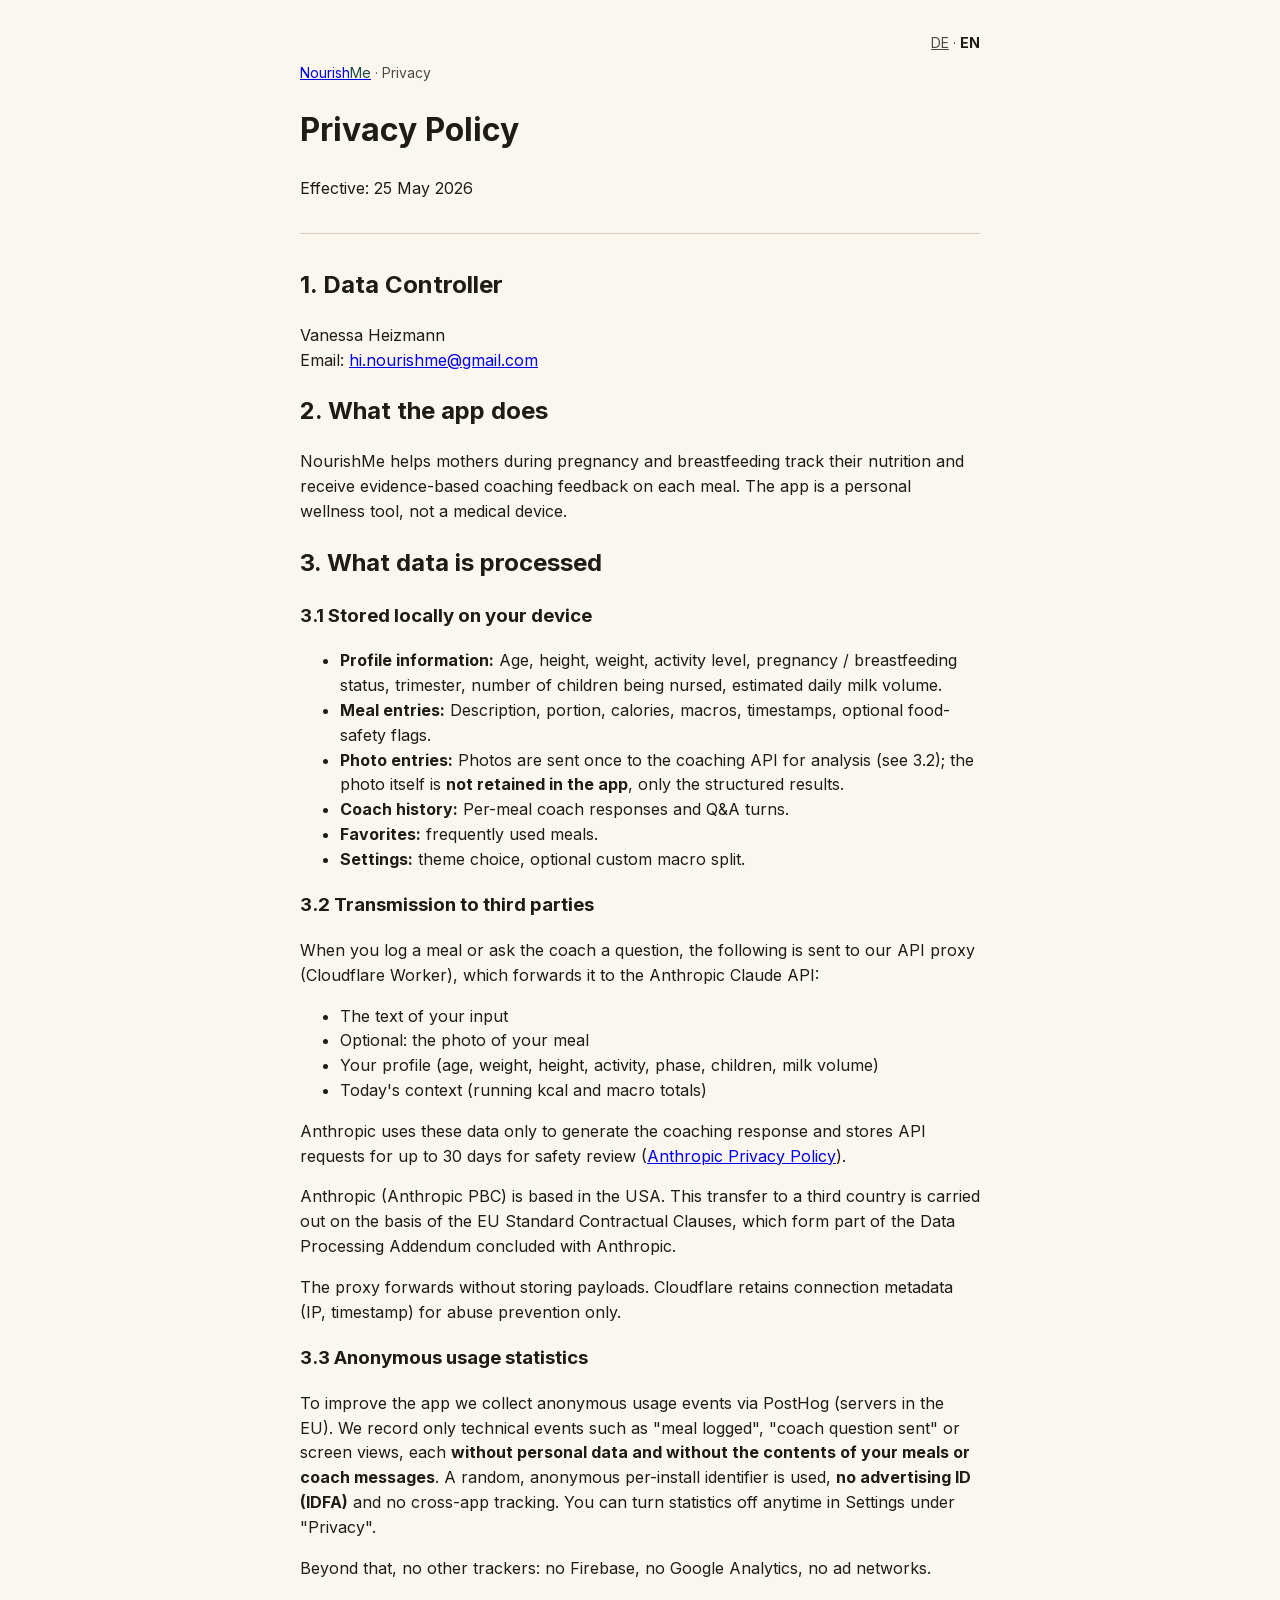
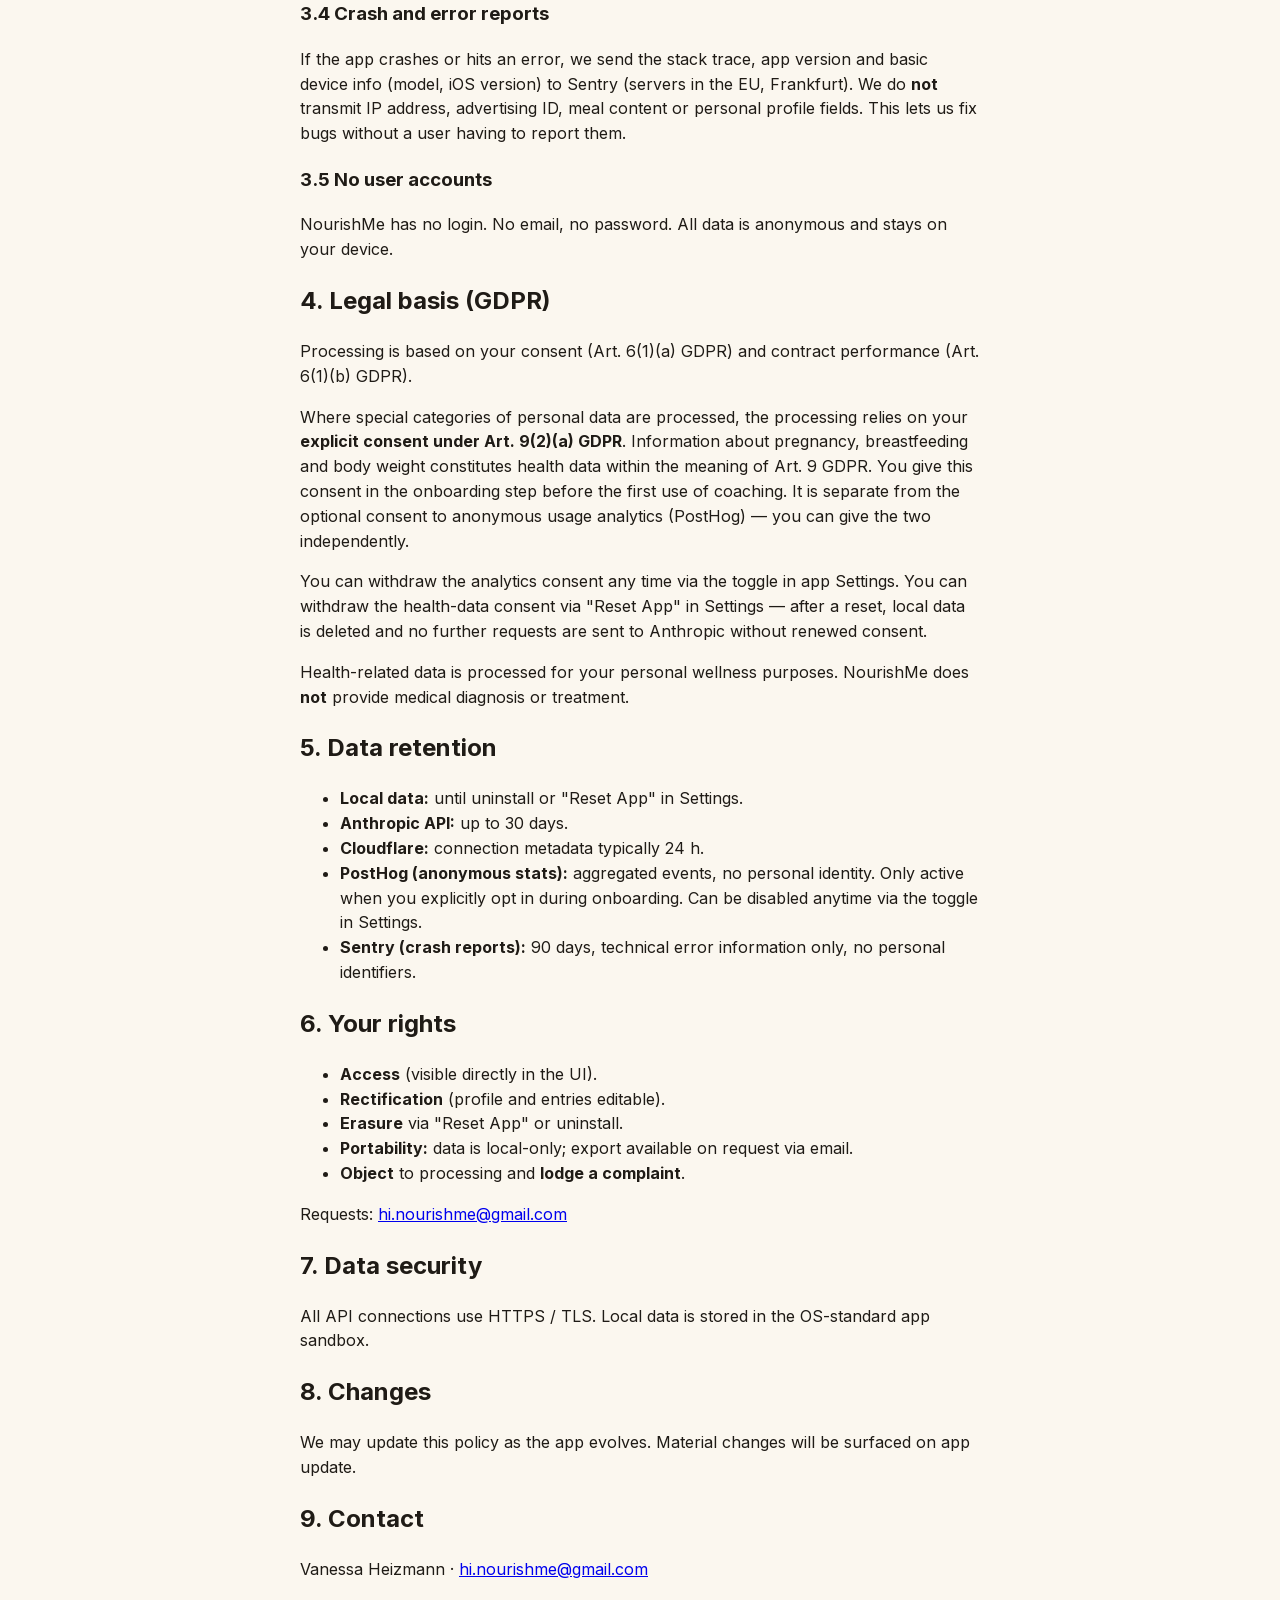
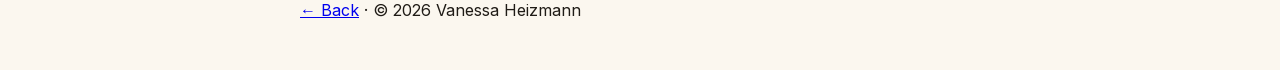
<file: docs/privacy-en.html>
<!doctype html>
<html lang="en">
<head>
<meta charset="utf-8">
<meta name="viewport" content="width=device-width,initial-scale=1">
<title>Privacy Policy · NourishMe</title>
<link rel="stylesheet" href="style.css">
</head>
<body>
<div class="lang-switch-inline"><a href="privacy.html">DE</a> · <strong>EN</strong></div>
<nav class="crumb"><a href="index-en.html">Nourish<span style="color:var(--accent)">Me</span></a> · Privacy</nav>
<header>
  <h1>Privacy Policy</h1>
  <p>Effective: 25 May 2026</p>
</header>
<main>

<h2>1. Data Controller</h2>
<p>Vanessa Heizmann<br>
Email: <a href="mailto:hi.nourishme@gmail.com">hi.nourishme@gmail.com</a></p>

<h2>2. What the app does</h2>
<p>NourishMe helps mothers during pregnancy and breastfeeding track their
nutrition and receive evidence-based coaching feedback on each meal. The
app is a personal wellness tool, not a medical device.</p>

<h2>3. What data is processed</h2>

<h3>3.1 Stored locally on your device</h3>
<ul>
  <li><strong>Profile information:</strong> Age, height, weight, activity level,
    pregnancy / breastfeeding status, trimester, number of children being
    nursed, estimated daily milk volume.</li>
  <li><strong>Meal entries:</strong> Description, portion, calories, macros,
    timestamps, optional food-safety flags.</li>
  <li><strong>Photo entries:</strong> Photos are sent once to the coaching API for
    analysis (see 3.2); the photo itself is <strong>not retained in the app</strong>,
    only the structured results.</li>
  <li><strong>Coach history:</strong> Per-meal coach responses and Q&amp;A turns.</li>
  <li><strong>Favorites:</strong> frequently used meals.</li>
  <li><strong>Settings:</strong> theme choice, optional custom macro split.</li>
</ul>

<h3>3.2 Transmission to third parties</h3>
<p>When you log a meal or ask the coach a question, the following is sent
to our API proxy (Cloudflare Worker), which forwards it to the Anthropic
Claude API:</p>
<ul>
  <li>The text of your input</li>
  <li>Optional: the photo of your meal</li>
  <li>Your profile (age, weight, height, activity, phase, children, milk volume)</li>
  <li>Today's context (running kcal and macro totals)</li>
</ul>
<p>Anthropic uses these data only to generate the coaching response and
stores API requests for up to 30 days for safety review
(<a href="https://www.anthropic.com/legal/privacy">Anthropic Privacy Policy</a>).</p>
<p>Anthropic (Anthropic PBC) is based in the USA. This transfer to a third
country is carried out on the basis of the EU Standard Contractual Clauses,
which form part of the Data Processing Addendum concluded with Anthropic.</p>
<p>The proxy forwards without storing payloads. Cloudflare retains
connection metadata (IP, timestamp) for abuse prevention only.</p>

<h3>3.3 Anonymous usage statistics</h3>
<p>To improve the app we collect anonymous usage events via PostHog
(servers in the EU). We record only technical events such as "meal logged",
"coach question sent" or screen views, each <strong>without personal data and
without the contents of your meals or coach messages</strong>. A random,
anonymous per-install identifier is used, <strong>no advertising ID (IDFA)</strong>
and no cross-app tracking. You can turn statistics off anytime in Settings
under "Privacy".</p>
<p>Beyond that, no other trackers: no Firebase, no Google Analytics, no
ad networks.</p>

<h3>3.4 Crash and error reports</h3>
<p>If the app crashes or hits an error, we send the stack trace, app
version and basic device info (model, iOS version) to Sentry (servers
in the EU, Frankfurt). We do <strong>not</strong> transmit IP address,
advertising ID, meal content or personal profile fields. This lets us
fix bugs without a user having to report them.</p>

<h3>3.5 No user accounts</h3>
<p>NourishMe has no login. No email, no password. All data is anonymous
and stays on your device.</p>

<h2>4. Legal basis (GDPR)</h2>
<p>Processing is based on your consent (Art. 6(1)(a) GDPR) and contract
performance (Art. 6(1)(b) GDPR).</p>
<p>Where special categories of personal data are processed, the processing
relies on your <strong>explicit consent under Art. 9(2)(a) GDPR</strong>.
Information about pregnancy, breastfeeding and body weight constitutes
health data within the meaning of Art. 9 GDPR. You give this consent in
the onboarding step before the first use of coaching. It is separate from
the optional consent to anonymous usage analytics (PostHog) — you can give
the two independently.</p>
<p>You can withdraw the analytics consent any time via the toggle in app
Settings. You can withdraw the health-data consent via "Reset App" in
Settings — after a reset, local data is deleted and no further requests
are sent to Anthropic without renewed consent.</p>
<p>Health-related data is processed for your personal wellness purposes.
NourishMe does <strong>not</strong> provide medical diagnosis or treatment.</p>

<h2>5. Data retention</h2>
<ul>
  <li><strong>Local data:</strong> until uninstall or "Reset App" in Settings.</li>
  <li><strong>Anthropic API:</strong> up to 30 days.</li>
  <li><strong>Cloudflare:</strong> connection metadata typically 24 h.</li>
  <li><strong>PostHog (anonymous stats):</strong> aggregated events, no personal
    identity. Only active when you explicitly opt in during onboarding.
    Can be disabled anytime via the toggle in Settings.</li>
  <li><strong>Sentry (crash reports):</strong> 90 days, technical error
    information only, no personal identifiers.</li>
</ul>

<h2>6. Your rights</h2>
<ul>
  <li><strong>Access</strong> (visible directly in the UI).</li>
  <li><strong>Rectification</strong> (profile and entries editable).</li>
  <li><strong>Erasure</strong> via "Reset App" or uninstall.</li>
  <li><strong>Portability:</strong> data is local-only; export available on
    request via email.</li>
  <li><strong>Object</strong> to processing and <strong>lodge a complaint</strong>.</li>
</ul>
<p>Requests: <a href="mailto:hi.nourishme@gmail.com">hi.nourishme@gmail.com</a></p>

<h2>7. Data security</h2>
<p>All API connections use HTTPS / TLS. Local data is stored in the
OS-standard app sandbox.</p>

<h2>8. Changes</h2>
<p>We may update this policy as the app evolves. Material changes will be
surfaced on app update.</p>

<h2>9. Contact</h2>
<p>Vanessa Heizmann · <a href="mailto:hi.nourishme@gmail.com">hi.nourishme@gmail.com</a></p>

</main>
<footer>
  <p><a href="index-en.html">← Back</a> · © 2026 Vanessa Heizmann</p>
</footer>
</body>
</html>
</file>
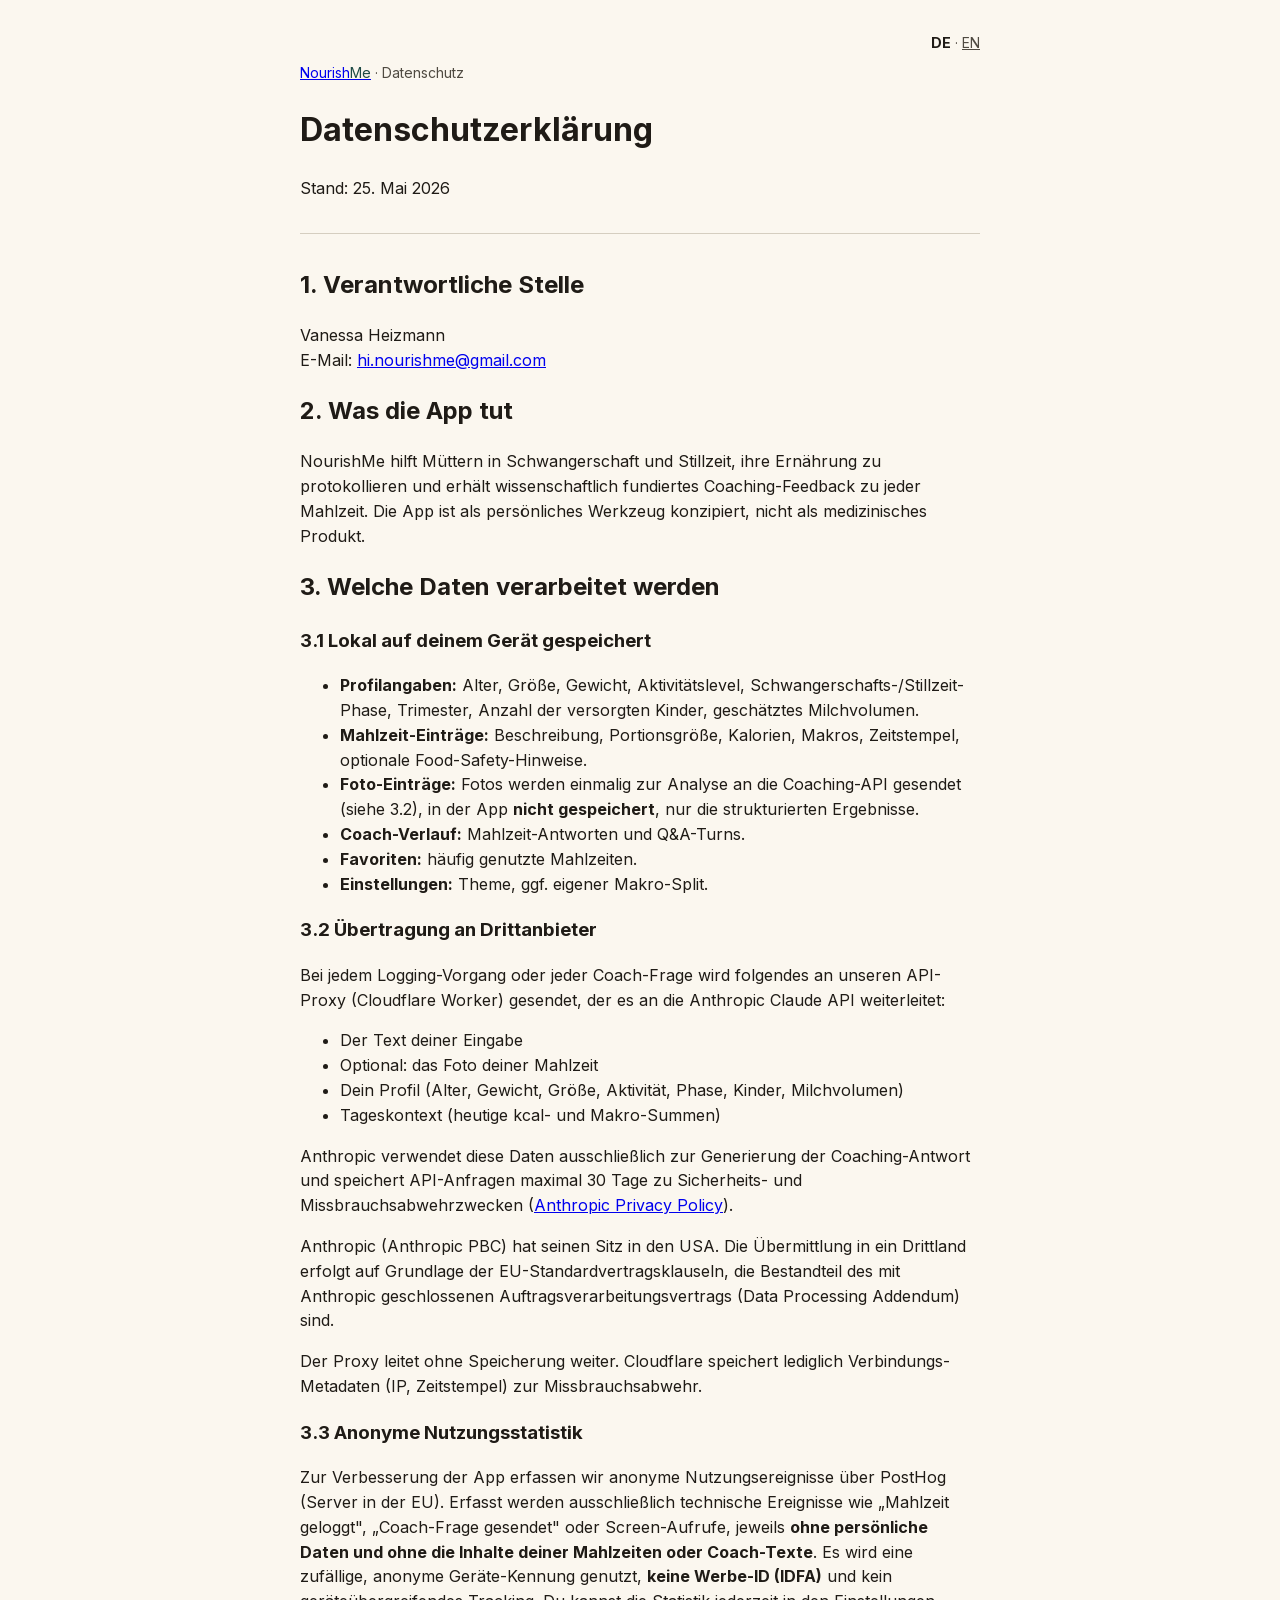
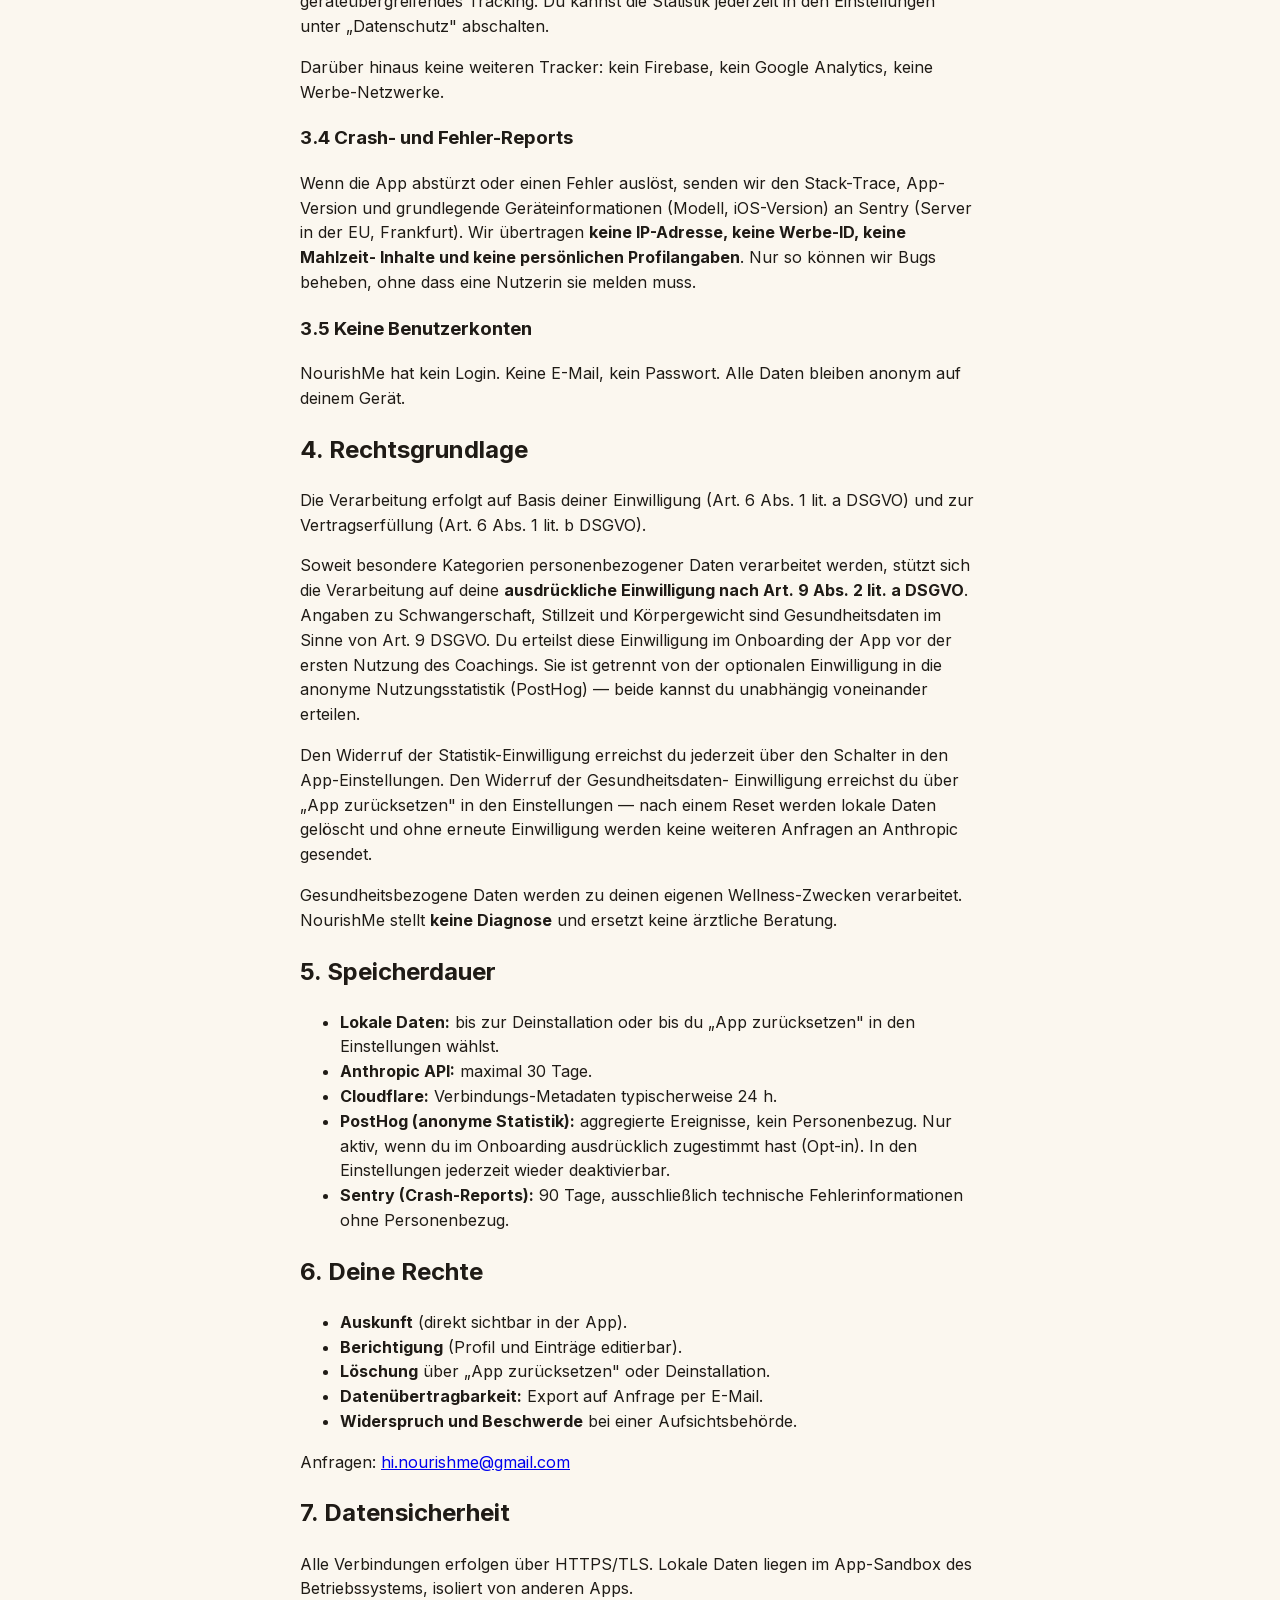
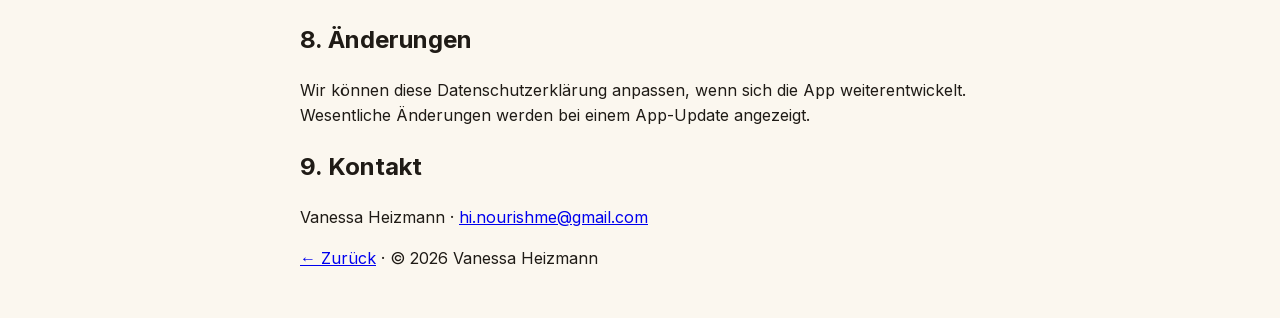
<file: docs/privacy.html>
<!doctype html>
<html lang="de">
<head>
<meta charset="utf-8">
<meta name="viewport" content="width=device-width,initial-scale=1">
<title>Datenschutzerklärung · NourishMe</title>
<link rel="stylesheet" href="style.css">
</head>
<body>
<div class="lang-switch-inline"><strong>DE</strong> · <a href="privacy-en.html">EN</a></div>
<nav class="crumb"><a href="index.html">Nourish<span style="color:var(--accent)">Me</span></a> · Datenschutz</nav>
<header>
  <h1>Datenschutzerklärung</h1>
  <p>Stand: 25. Mai 2026</p>
</header>
<main>

<h2>1. Verantwortliche Stelle</h2>
<p>Vanessa Heizmann<br>
E-Mail: <a href="mailto:hi.nourishme@gmail.com">hi.nourishme@gmail.com</a></p>

<h2>2. Was die App tut</h2>
<p>NourishMe hilft Müttern in Schwangerschaft und Stillzeit, ihre Ernährung
zu protokollieren und erhält wissenschaftlich fundiertes Coaching-Feedback
zu jeder Mahlzeit. Die App ist als persönliches Werkzeug konzipiert, nicht
als medizinisches Produkt.</p>

<h2>3. Welche Daten verarbeitet werden</h2>

<h3>3.1 Lokal auf deinem Gerät gespeichert</h3>
<ul>
  <li><strong>Profilangaben:</strong> Alter, Größe, Gewicht, Aktivitätslevel,
    Schwangerschafts-/Stillzeit-Phase, Trimester, Anzahl der versorgten
    Kinder, geschätztes Milchvolumen.</li>
  <li><strong>Mahlzeit-Einträge:</strong> Beschreibung, Portionsgröße, Kalorien,
    Makros, Zeitstempel, optionale Food-Safety-Hinweise.</li>
  <li><strong>Foto-Einträge:</strong> Fotos werden einmalig zur Analyse an die
    Coaching-API gesendet (siehe 3.2), in der App <strong>nicht gespeichert</strong>,
    nur die strukturierten Ergebnisse.</li>
  <li><strong>Coach-Verlauf:</strong> Mahlzeit-Antworten und Q&amp;A-Turns.</li>
  <li><strong>Favoriten:</strong> häufig genutzte Mahlzeiten.</li>
  <li><strong>Einstellungen:</strong> Theme, ggf. eigener Makro-Split.</li>
</ul>

<h3>3.2 Übertragung an Drittanbieter</h3>
<p>Bei jedem Logging-Vorgang oder jeder Coach-Frage wird folgendes an unseren
API-Proxy (Cloudflare Worker) gesendet, der es an die Anthropic Claude
API weiterleitet:</p>
<ul>
  <li>Der Text deiner Eingabe</li>
  <li>Optional: das Foto deiner Mahlzeit</li>
  <li>Dein Profil (Alter, Gewicht, Größe, Aktivität, Phase, Kinder, Milchvolumen)</li>
  <li>Tageskontext (heutige kcal- und Makro-Summen)</li>
</ul>
<p>Anthropic verwendet diese Daten ausschließlich zur Generierung der
Coaching-Antwort und speichert API-Anfragen maximal 30 Tage zu
Sicherheits- und Missbrauchsabwehrzwecken (<a href="https://www.anthropic.com/legal/privacy">Anthropic Privacy Policy</a>).</p>
<p>Anthropic (Anthropic PBC) hat seinen Sitz in den USA. Die Übermittlung in
ein Drittland erfolgt auf Grundlage der EU-Standardvertragsklauseln, die
Bestandteil des mit Anthropic geschlossenen Auftragsverarbeitungsvertrags
(Data Processing Addendum) sind.</p>
<p>Der Proxy leitet ohne Speicherung weiter. Cloudflare speichert lediglich
Verbindungs-Metadaten (IP, Zeitstempel) zur Missbrauchsabwehr.</p>

<h3>3.3 Anonyme Nutzungsstatistik</h3>
<p>Zur Verbesserung der App erfassen wir anonyme Nutzungsereignisse über
PostHog (Server in der EU). Erfasst werden ausschließlich technische
Ereignisse wie „Mahlzeit geloggt", „Coach-Frage gesendet" oder
Screen-Aufrufe, jeweils <strong>ohne persönliche Daten und ohne die Inhalte
deiner Mahlzeiten oder Coach-Texte</strong>. Es wird eine zufällige, anonyme
Geräte-Kennung genutzt, <strong>keine Werbe-ID (IDFA)</strong> und kein
geräteübergreifendes Tracking. Du kannst die Statistik jederzeit in den
Einstellungen unter „Datenschutz" abschalten.</p>
<p>Darüber hinaus keine weiteren Tracker: kein Firebase, kein Google
Analytics, keine Werbe-Netzwerke.</p>

<h3>3.4 Crash- und Fehler-Reports</h3>
<p>Wenn die App abstürzt oder einen Fehler auslöst, senden wir den
Stack-Trace, App-Version und grundlegende Geräteinformationen
(Modell, iOS-Version) an Sentry (Server in der EU, Frankfurt). Wir
übertragen <strong>keine IP-Adresse, keine Werbe-ID, keine Mahlzeit-
Inhalte und keine persönlichen Profilangaben</strong>. Nur so können
wir Bugs beheben, ohne dass eine Nutzerin sie melden muss.</p>

<h3>3.5 Keine Benutzerkonten</h3>
<p>NourishMe hat kein Login. Keine E-Mail, kein Passwort. Alle Daten bleiben
anonym auf deinem Gerät.</p>

<h2>4. Rechtsgrundlage</h2>
<p>Die Verarbeitung erfolgt auf Basis deiner Einwilligung (Art. 6 Abs. 1
lit. a DSGVO) und zur Vertragserfüllung (Art. 6 Abs. 1 lit. b DSGVO).</p>
<p>Soweit besondere Kategorien personenbezogener Daten verarbeitet werden,
stützt sich die Verarbeitung auf deine <strong>ausdrückliche Einwilligung
nach Art. 9 Abs. 2 lit. a DSGVO</strong>. Angaben zu Schwangerschaft,
Stillzeit und Körpergewicht sind Gesundheitsdaten im Sinne von Art. 9 DSGVO.
Du erteilst diese Einwilligung im Onboarding der App vor der ersten
Nutzung des Coachings. Sie ist getrennt von der optionalen Einwilligung in
die anonyme Nutzungsstatistik (PostHog) — beide kannst du unabhängig
voneinander erteilen.</p>
<p>Den Widerruf der Statistik-Einwilligung erreichst du jederzeit über den
Schalter in den App-Einstellungen. Den Widerruf der Gesundheitsdaten-
Einwilligung erreichst du über „App zurücksetzen" in den Einstellungen — nach
einem Reset werden lokale Daten gelöscht und ohne erneute Einwilligung
werden keine weiteren Anfragen an Anthropic gesendet.</p>
<p>Gesundheitsbezogene Daten werden zu deinen eigenen Wellness-Zwecken
verarbeitet. NourishMe stellt <strong>keine Diagnose</strong> und ersetzt keine
ärztliche Beratung.</p>

<h2>5. Speicherdauer</h2>
<ul>
  <li><strong>Lokale Daten:</strong> bis zur Deinstallation oder bis du „App
    zurücksetzen" in den Einstellungen wählst.</li>
  <li><strong>Anthropic API:</strong> maximal 30 Tage.</li>
  <li><strong>Cloudflare:</strong> Verbindungs-Metadaten typischerweise 24 h.</li>
  <li><strong>PostHog (anonyme Statistik):</strong> aggregierte Ereignisse, kein
    Personenbezug. Nur aktiv, wenn du im Onboarding ausdrücklich zugestimmt
    hast (Opt-in). In den Einstellungen jederzeit wieder deaktivierbar.</li>
  <li><strong>Sentry (Crash-Reports):</strong> 90 Tage, ausschließlich technische
    Fehlerinformationen ohne Personenbezug.</li>
</ul>

<h2>6. Deine Rechte</h2>
<ul>
  <li><strong>Auskunft</strong> (direkt sichtbar in der App).</li>
  <li><strong>Berichtigung</strong> (Profil und Einträge editierbar).</li>
  <li><strong>Löschung</strong> über „App zurücksetzen" oder Deinstallation.</li>
  <li><strong>Datenübertragbarkeit:</strong> Export auf Anfrage per E-Mail.</li>
  <li><strong>Widerspruch und Beschwerde</strong> bei einer Aufsichtsbehörde.</li>
</ul>
<p>Anfragen: <a href="mailto:hi.nourishme@gmail.com">hi.nourishme@gmail.com</a></p>

<h2>7. Datensicherheit</h2>
<p>Alle Verbindungen erfolgen über HTTPS/TLS. Lokale Daten liegen im
App-Sandbox des Betriebssystems, isoliert von anderen Apps.</p>

<h2>8. Änderungen</h2>
<p>Wir können diese Datenschutzerklärung anpassen, wenn sich die App
weiterentwickelt. Wesentliche Änderungen werden bei einem App-Update
angezeigt.</p>

<h2>9. Kontakt</h2>
<p>Vanessa Heizmann · <a href="mailto:hi.nourishme@gmail.com">hi.nourishme@gmail.com</a></p>

</main>
<footer>
  <p><a href="index.html">← Zurück</a> · © 2026 Vanessa Heizmann</p>
</footer>
</body>
</html>
</file>
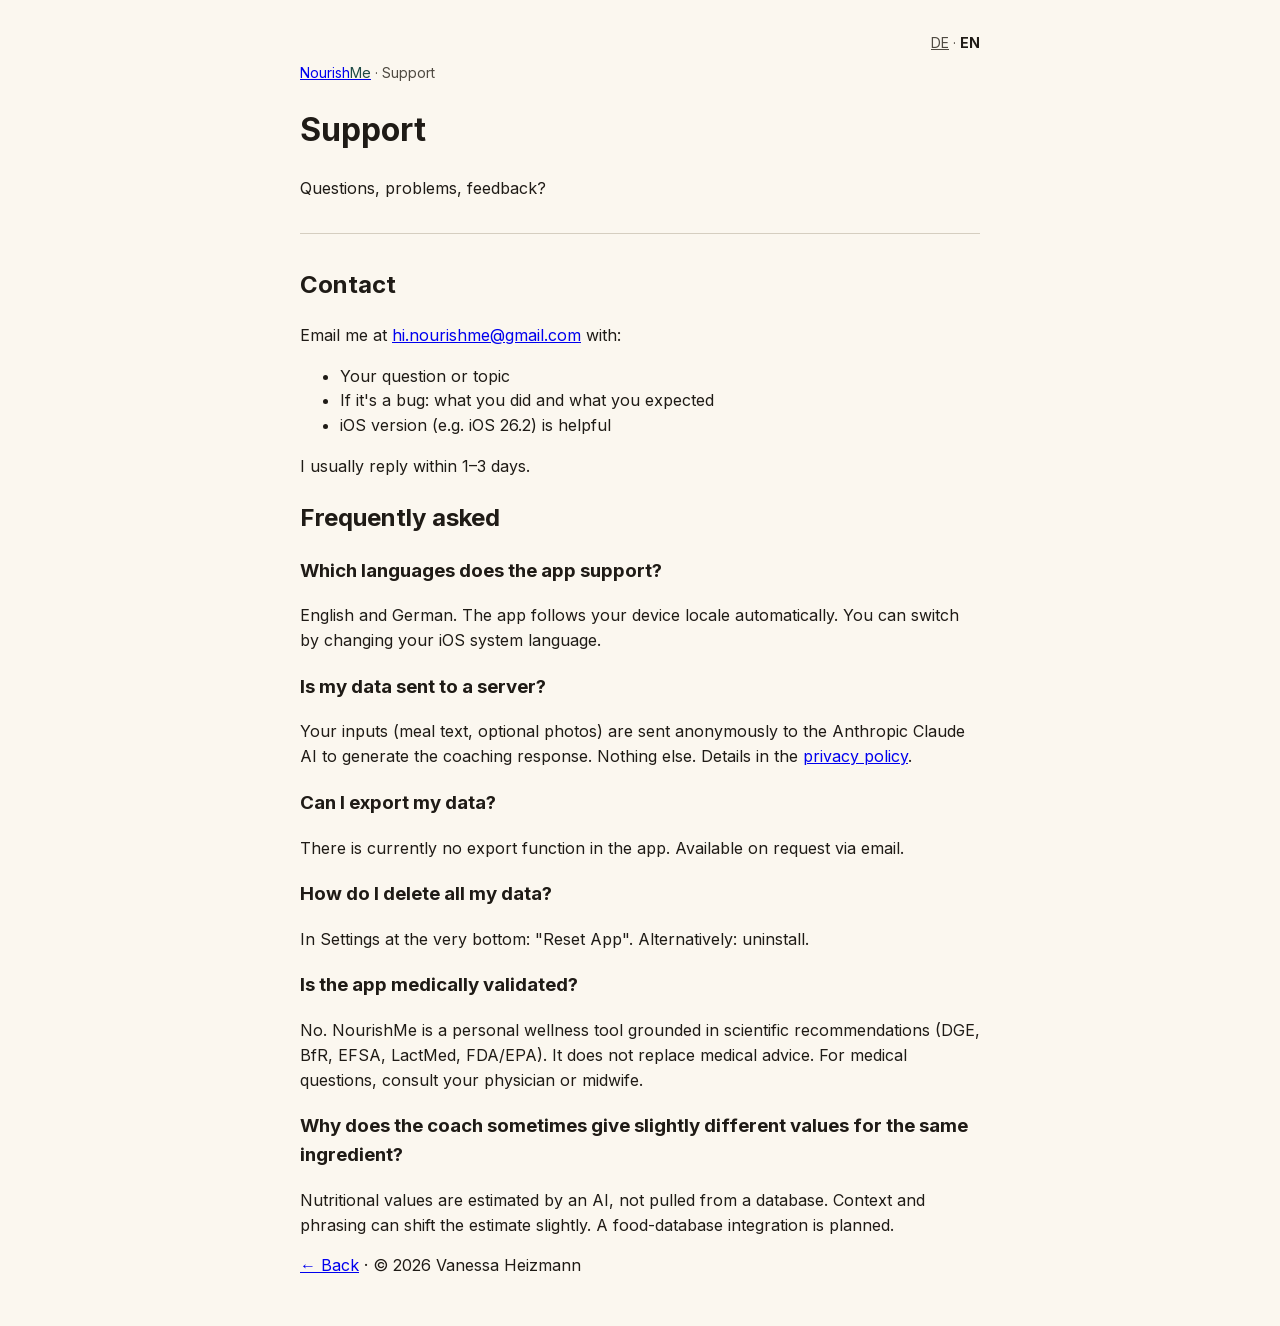
<file: docs/support-en.html>
<!doctype html>
<html lang="en">
<head>
<meta charset="utf-8">
<meta name="viewport" content="width=device-width,initial-scale=1">
<title>Support · NourishMe</title>
<link rel="stylesheet" href="style.css">
</head>
<body>
<div class="lang-switch-inline"><a href="support.html">DE</a> · <strong>EN</strong></div>
<nav class="crumb"><a href="index-en.html">Nourish<span style="color:var(--accent)">Me</span></a> · Support</nav>
<header>
  <h1>Support</h1>
  <p>Questions, problems, feedback?</p>
</header>
<main>

<h2>Contact</h2>
<p>Email me at <a href="mailto:hi.nourishme@gmail.com">hi.nourishme@gmail.com</a> with:</p>
<ul>
  <li>Your question or topic</li>
  <li>If it's a bug: what you did and what you expected</li>
  <li>iOS version (e.g. iOS 26.2) is helpful</li>
</ul>
<p>I usually reply within 1–3 days.</p>

<h2>Frequently asked</h2>

<h3>Which languages does the app support?</h3>
<p>English and German. The app follows your device locale automatically. You can switch by changing your iOS system language.</p>

<h3>Is my data sent to a server?</h3>
<p>Your inputs (meal text, optional photos) are sent anonymously to the
Anthropic Claude AI to generate the coaching response. Nothing else.
Details in the <a href="privacy-en.html">privacy policy</a>.</p>

<h3>Can I export my data?</h3>
<p>There is currently no export function in the app. Available on request via
email.</p>

<h3>How do I delete all my data?</h3>
<p>In Settings at the very bottom: "Reset App". Alternatively: uninstall.</p>

<h3>Is the app medically validated?</h3>
<p>No. NourishMe is a personal wellness tool grounded in scientific
recommendations (DGE, BfR, EFSA, LactMed, FDA/EPA). It does not replace
medical advice. For medical questions, consult your physician or midwife.</p>

<h3>Why does the coach sometimes give slightly different values for the same ingredient?</h3>
<p>Nutritional values are estimated by an AI, not pulled from a database.
Context and phrasing can shift the estimate slightly. A food-database
integration is planned.</p>

</main>
<footer>
  <p><a href="index-en.html">← Back</a> · © 2026 Vanessa Heizmann</p>
</footer>
</body>
</html>
</file>
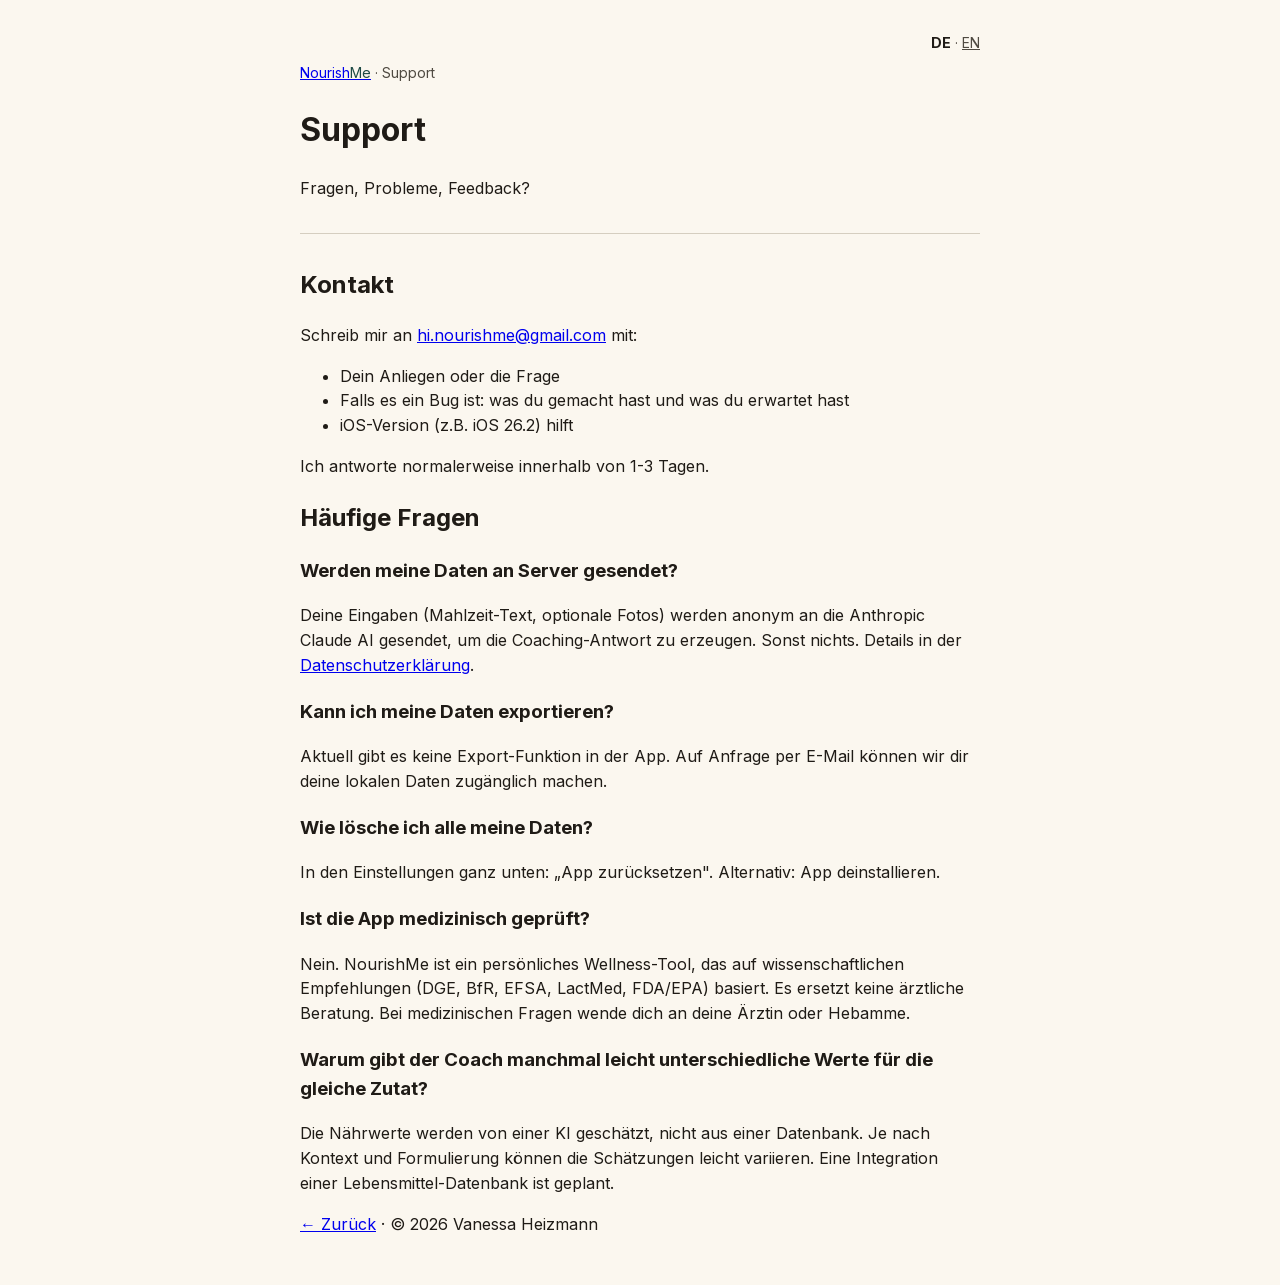
<file: docs/support.html>
<!doctype html>
<html lang="de">
<head>
<meta charset="utf-8">
<meta name="viewport" content="width=device-width,initial-scale=1">
<title>Support · NourishMe</title>
<link rel="stylesheet" href="style.css">
</head>
<body>
<div class="lang-switch-inline"><strong>DE</strong> · <a href="support-en.html">EN</a></div>
<nav class="crumb"><a href="index.html">Nourish<span style="color:var(--accent)">Me</span></a> · Support</nav>
<header>
  <h1>Support</h1>
  <p>Fragen, Probleme, Feedback?</p>
</header>
<main>

<h2>Kontakt</h2>
<p>Schreib mir an <a href="mailto:hi.nourishme@gmail.com">hi.nourishme@gmail.com</a> mit:</p>
<ul>
  <li>Dein Anliegen oder die Frage</li>
  <li>Falls es ein Bug ist: was du gemacht hast und was du erwartet hast</li>
  <li>iOS-Version (z.B. iOS 26.2) hilft</li>
</ul>
<p>Ich antworte normalerweise innerhalb von 1-3 Tagen.</p>

<h2>Häufige Fragen</h2>

<h3>Werden meine Daten an Server gesendet?</h3>
<p>Deine Eingaben (Mahlzeit-Text, optionale Fotos) werden anonym an die
Anthropic Claude AI gesendet, um die Coaching-Antwort zu erzeugen. Sonst
nichts. Details in der <a href="privacy.html">Datenschutzerklärung</a>.</p>

<h3>Kann ich meine Daten exportieren?</h3>
<p>Aktuell gibt es keine Export-Funktion in der App. Auf Anfrage per E-Mail
können wir dir deine lokalen Daten zugänglich machen.</p>

<h3>Wie lösche ich alle meine Daten?</h3>
<p>In den Einstellungen ganz unten: „App zurücksetzen". Alternativ: App
deinstallieren.</p>

<h3>Ist die App medizinisch geprüft?</h3>
<p>Nein. NourishMe ist ein persönliches Wellness-Tool, das auf
wissenschaftlichen Empfehlungen (DGE, BfR, EFSA, LactMed, FDA/EPA) basiert.
Es ersetzt keine ärztliche Beratung. Bei medizinischen Fragen wende dich
an deine Ärztin oder Hebamme.</p>

<h3>Warum gibt der Coach manchmal leicht unterschiedliche Werte für die gleiche Zutat?</h3>
<p>Die Nährwerte werden von einer KI geschätzt, nicht aus einer Datenbank.
Je nach Kontext und Formulierung können die Schätzungen leicht variieren.
Eine Integration einer Lebensmittel-Datenbank ist geplant.</p>

</main>
<footer>
  <p><a href="index.html">← Zurück</a> · © 2026 Vanessa Heizmann</p>
</footer>
</body>
</html>
</file>
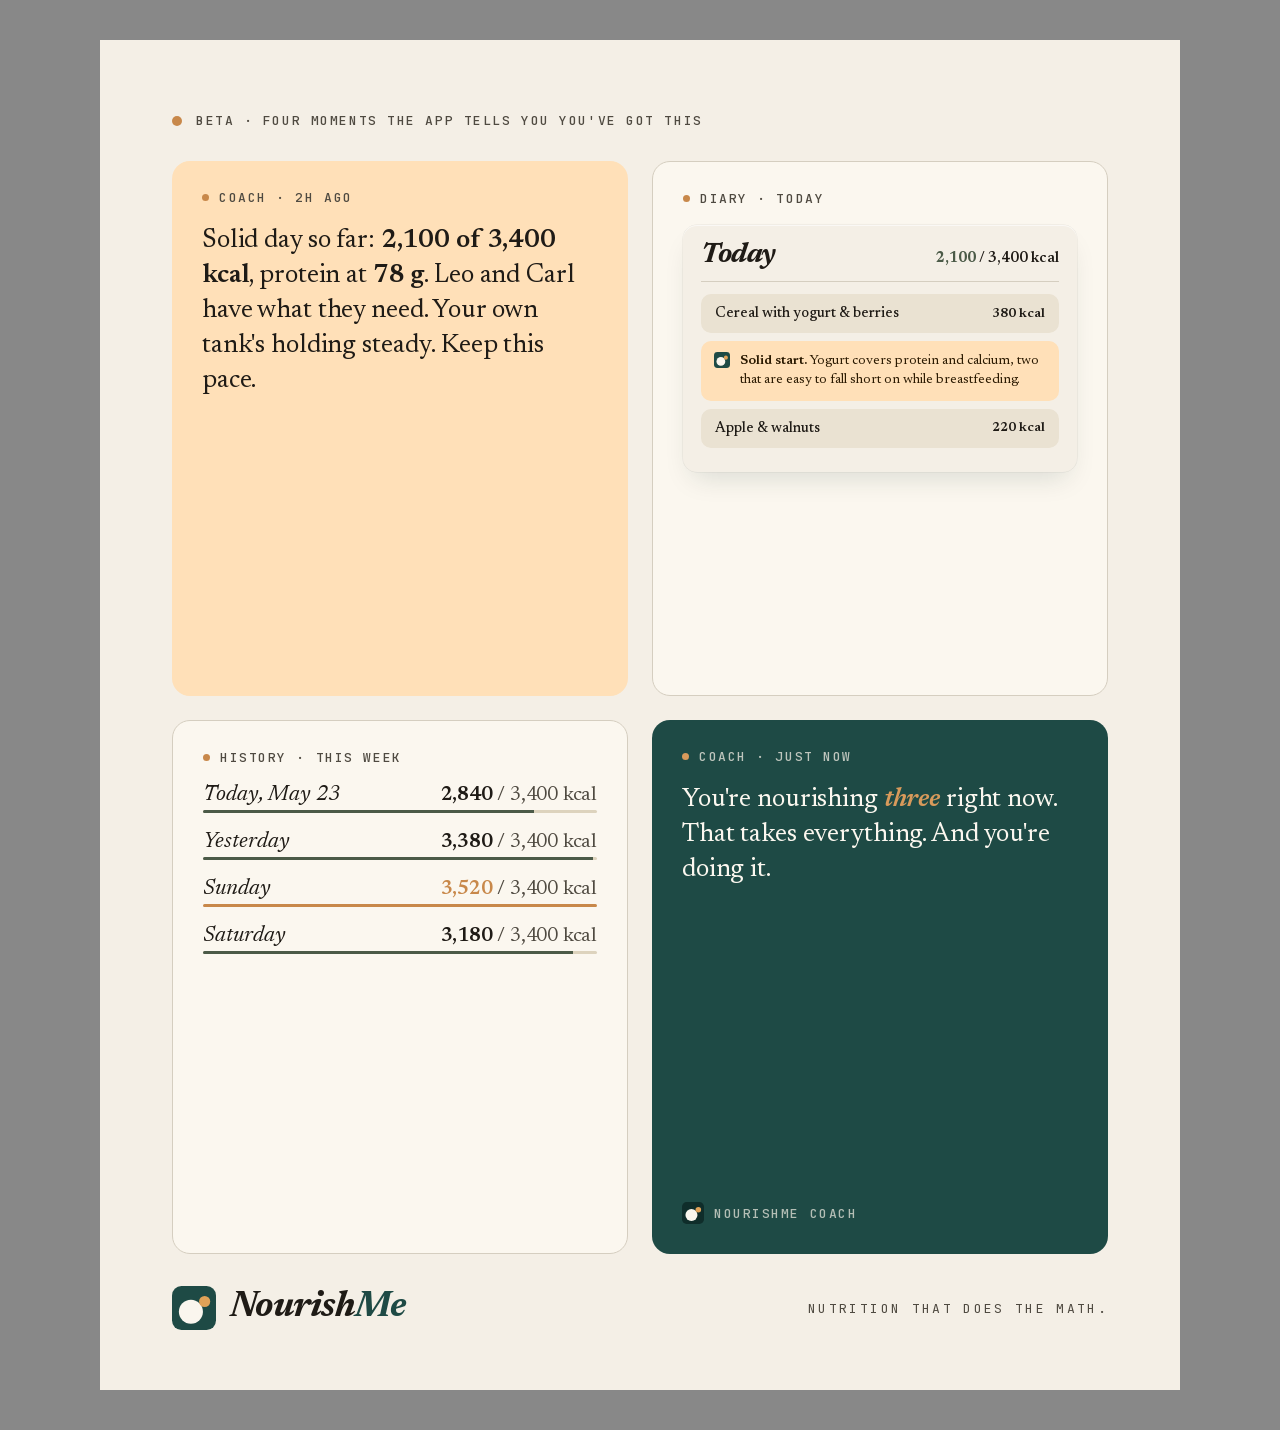
<file: docs/social/four-moments-en.html>
<!DOCTYPE html>
<html lang="en">
<head>
<meta charset="UTF-8">
<meta name="viewport" content="width=device-width, initial-scale=1">
<title>NourishMe · Four moments</title>
<style>
  @font-face {
    font-family: 'Newsreader';
    font-style: normal;
    font-weight: 400 700;
    font-display: swap;
    src: url('../fonts/newsreader-var.woff2') format('woff2');
  }
  @font-face {
    font-family: 'Newsreader';
    font-style: italic;
    font-weight: 400 700;
    font-display: swap;
    src: url('../fonts/newsreader-var-italic.woff2') format('woff2');
  }
  @font-face {
    font-family: 'JetBrains Mono';
    font-style: normal;
    font-weight: 400 700;
    font-display: swap;
    src: url('../fonts/jetbrainsmono-var.woff2') format('woff2');
  }

  :root {
    --paper:      #F4EFE6;
    --paper-hi:   #FBF7EF;
    --paper-lo:   #EAE2D2;
    --paper-deep: #DDD3BD;
    --ink:        #1F1B16;
    --ink-soft:   #4F4A41;
    --ink-mute:   #847E72;
    --pine:       #1E4A45;
    --pine-deep:  #0F2D2A;
    --amber:      #C8884A;
    --amber-warm: #D89A5B;
    --amber-soft: #FFE0B8;
    --moss:       #4B5A47;
    --rule:       #D5CEC0;
    --serif: "Newsreader", Georgia, serif;
    --mono:  "JetBrains Mono", ui-monospace, "SF Mono", monospace;
  }

  * { box-sizing: border-box; }
  html, body { margin: 0; padding: 0; background: #888; }
  body {
    font-family: var(--serif);
    -webkit-font-smoothing: antialiased;
    text-rendering: optimizeLegibility;
    display: flex; justify-content: center;
    padding: 40px 0;
  }

  /* LinkedIn portrait 4:5 (1080 × 1350) scaled down a notch so it fits on
     screen without scrolling; the @media print rule below restores full
     pixel size for screenshotting via browser print-to-PDF if preferred. */
  .card {
    width: 1080px;
    height: 1350px;
    background: var(--paper);
    padding: 72px 72px 60px;
    display: flex; flex-direction: column;
    color: var(--ink);
  }

  .mono {
    font-family: var(--mono);
    font-size: 13px;
    letter-spacing: 0.12em;
    text-transform: uppercase;
    font-weight: 500;
    color: var(--ink-soft);
  }

  .top-eyebrow {
    display: flex; align-items: center; gap: 14px;
    margin-bottom: 32px;
  }
  .top-eyebrow .dot {
    width: 10px; height: 10px; border-radius: 50%;
    background: var(--amber);
  }

  .grid {
    flex: 1;
    display: grid;
    grid-template-columns: 1fr 1fr;
    grid-template-rows: 1fr 1fr;
    gap: 24px;
  }

  .quadrant {
    border-radius: 18px;
    padding: 28px 30px 30px;
    display: flex; flex-direction: column;
  }

  .q-eyebrow {
    display: flex; align-items: center; gap: 10px;
    margin-bottom: 18px;
  }
  .q-eyebrow .dot {
    width: 7px; height: 7px; border-radius: 50%;
    background: var(--amber);
  }
  .q-eyebrow.on-dark .dot { background: var(--amber-warm); }
  .q-eyebrow.on-dark .mono { color: rgba(244, 239, 230, 0.75); }

  .q-body {
    font-family: var(--serif);
    font-size: 26px;
    line-height: 1.35;
    color: var(--ink);
    letter-spacing: -0.005em;
  }
  .q-body b { font-weight: 600; }
  .q-body em { font-style: italic; }

  /* Quadrant 1: amber coach card */
  .q1 { background: var(--amber-soft); }

  /* Quadrant 2: diary screen mockup */
  .q2 { background: var(--paper-hi); border: 0.5px solid var(--rule); }
  .screen {
    background: var(--paper);
    border-radius: 14px;
    box-shadow:
      0 1px 0 rgba(255,255,255,0.6) inset,
      0 14px 28px -10px rgba(15,45,42,0.15),
      0 0 0 0.5px rgba(31,27,22,0.08);
    padding: 16px 18px;
    font-size: 14.5px;
    color: var(--ink);
    flex: 0 0 auto;
  }
  .screen-header {
    display: flex; align-items: baseline; justify-content: space-between;
    border-bottom: 0.5px solid var(--rule);
    padding-bottom: 12px;
    margin-bottom: 12px;
  }
  .screen-title {
    font-family: var(--serif);
    font-style: italic;
    font-weight: 700;
    font-size: 28px;
    letter-spacing: -0.015em;
    line-height: 1;
  }
  .screen-kcal { font-weight: 600; }
  .screen-kcal b { color: var(--moss); }
  .meal {
    background: var(--paper-lo);
    border-radius: 10px;
    padding: 12px 14px;
    display: flex; justify-content: space-between; align-items: center;
    margin-bottom: 8px;
  }
  .meal-name { font-size: 14.5px; font-weight: 500; }
  .meal-kcal { font-weight: 600; font-size: 13.5px; }
  .coach-bubble {
    background: var(--amber-soft);
    border-radius: 10px;
    padding: 11px 13px;
    display: flex; gap: 10px; align-items: flex-start;
    color: #2A1900;
    font-size: 13.5px;
    line-height: 1.4;
    margin-bottom: 8px;
  }
  .coach-bubble .mark {
    flex: 0 0 16px; width: 16px; height: 16px;
  }
  .coach-bubble b { font-weight: 600; }

  /* Quadrant 3: weekly history */
  .q3 { background: var(--paper-hi); border: 0.5px solid var(--rule); }
  .week-list { display: flex; flex-direction: column; gap: 18px; }
  .week-row {
    display: flex; justify-content: space-between; align-items: baseline;
    gap: 16px;
  }
  .week-day {
    font-family: var(--serif);
    font-style: italic;
    font-size: 22px;
    color: var(--ink);
  }
  .week-kcal {
    font-family: var(--serif);
    font-size: 20px;
    color: var(--ink-soft);
    letter-spacing: -0.01em;
    font-feature-settings: "tnum" 1;
  }
  .week-kcal b { color: var(--ink); font-weight: 600; }
  .week-kcal.over b { color: var(--amber); }
  .week-bar {
    height: 3px;
    background: var(--paper-deep);
    border-radius: 2px;
    overflow: hidden;
    margin-top: 4px;
  }
  .week-bar span {
    display: block; height: 100%;
    background: var(--moss);
  }
  .week-bar.over span { background: var(--amber); }

  /* Quadrant 4: emotional pine coach card */
  .q4 {
    background: var(--pine);
    color: var(--paper-hi);
  }
  .q4 .q-body { color: var(--paper-hi); }
  .q4 .q-body em.amber {
    font-style: italic; color: var(--amber-warm); font-weight: 600;
  }
  .q4-footer {
    display: flex; align-items: center; gap: 10px;
    margin-top: auto;
    color: rgba(244, 239, 230, 0.7);
  }
  .q4-footer .mark {
    width: 22px; height: 22px;
  }

  .bottom {
    margin-top: 32px;
    display: flex; align-items: center; justify-content: space-between;
  }
  .wordmark {
    display: flex; align-items: center; gap: 14px;
    font-family: var(--serif);
    font-style: italic;
    font-weight: 700;
    font-size: 36px;
    letter-spacing: -0.015em;
    color: var(--ink);
  }
  .wordmark svg { display: block; }
  .wordmark .me { color: var(--pine); }
  .tagline {
    font-family: var(--mono);
    font-size: 13px;
    letter-spacing: 0.18em;
    text-transform: uppercase;
    color: var(--ink-soft);
  }
</style>
</head>
<body>

<div class="card">
  <div class="top-eyebrow">
    <span class="dot"></span>
    <span class="mono">Beta · Four moments the app tells you you've got this</span>
  </div>

  <div class="grid">
    <!-- Q1: amber coach card -->
    <div class="quadrant q1">
      <div class="q-eyebrow">
        <span class="dot"></span>
        <span class="mono">Coach · 2h ago</span>
      </div>
      <div class="q-body">
        Solid day so far: <b>2,100 of 3,400 kcal</b>, protein at <b>78 g</b>. Leo and Carl have what they need. Your own tank's holding steady. Keep this pace.
      </div>
    </div>

    <!-- Q2: diary screen mockup -->
    <div class="quadrant q2">
      <div class="q-eyebrow">
        <span class="dot"></span>
        <span class="mono">Diary · Today</span>
      </div>
      <div class="screen">
        <div class="screen-header">
          <div class="screen-title">Today</div>
          <div class="screen-kcal"><b>2,100</b> / 3,400 kcal</div>
        </div>
        <div class="meal">
          <div class="meal-name">Cereal with yogurt &amp; berries</div>
          <div class="meal-kcal">380 kcal</div>
        </div>
        <div class="coach-bubble">
          <svg class="mark" viewBox="0 0 1024 1024" aria-hidden="true">
            <rect width="1024" height="1024" rx="220" fill="#1E4A45"/>
            <circle cx="440" cy="600" r="280" fill="#FAF6EE"/>
            <circle cx="760" cy="360" r="130" fill="#E0A258"/>
          </svg>
          <div><b>Solid start.</b> Yogurt covers protein and calcium, two that are easy to fall short on while breastfeeding.</div>
        </div>
        <div class="meal">
          <div class="meal-name">Apple &amp; walnuts</div>
          <div class="meal-kcal">220 kcal</div>
        </div>
      </div>
    </div>

    <!-- Q3: weekly history -->
    <div class="quadrant q3">
      <div class="q-eyebrow">
        <span class="dot"></span>
        <span class="mono">History · This week</span>
      </div>
      <div class="week-list">
        <div>
          <div class="week-row">
            <span class="week-day">Today, May 23</span>
            <span class="week-kcal"><b>2,840</b> / 3,400 kcal</span>
          </div>
          <div class="week-bar"><span style="width:84%"></span></div>
        </div>
        <div>
          <div class="week-row">
            <span class="week-day">Yesterday</span>
            <span class="week-kcal"><b>3,380</b> / 3,400 kcal</span>
          </div>
          <div class="week-bar"><span style="width:99%"></span></div>
        </div>
        <div>
          <div class="week-row">
            <span class="week-day">Sunday</span>
            <span class="week-kcal over"><b>3,520</b> / 3,400 kcal</span>
          </div>
          <div class="week-bar over"><span style="width:100%"></span></div>
        </div>
        <div>
          <div class="week-row">
            <span class="week-day">Saturday</span>
            <span class="week-kcal"><b>3,180</b> / 3,400 kcal</span>
          </div>
          <div class="week-bar"><span style="width:94%"></span></div>
        </div>
      </div>
    </div>

    <!-- Q4: emotional pine coach card -->
    <div class="quadrant q4">
      <div class="q-eyebrow on-dark">
        <span class="dot"></span>
        <span class="mono">Coach · Just now</span>
      </div>
      <div class="q-body">
        You're nourishing <em class="amber">three</em> right now. That takes everything. And you're doing it.
      </div>
      <div class="q4-footer">
        <svg class="mark" viewBox="0 0 1024 1024" aria-hidden="true">
          <rect width="1024" height="1024" rx="220" fill="#0F2D2A"/>
          <circle cx="440" cy="600" r="280" fill="#FAF6EE"/>
          <circle cx="760" cy="360" r="130" fill="#E0A258"/>
        </svg>
        <span class="mono" style="color: inherit;">NourishMe coach</span>
      </div>
    </div>
  </div>

  <div class="bottom">
    <div class="wordmark">
      <svg width="44" height="44" viewBox="0 0 1024 1024" aria-hidden="true">
        <rect width="1024" height="1024" rx="220" fill="#1E4A45"/>
        <circle cx="440" cy="600" r="280" fill="#FAF6EE"/>
        <circle cx="760" cy="360" r="130" fill="#E0A258"/>
      </svg>
      <span>Nourish<span class="me">Me</span></span>
    </div>
    <div class="tagline">Nutrition that does the math.</div>
  </div>
</div>

</body>
</html>
</file>
<file: docs/style.css>
:root {
  /* NourishMe Field Manual brand tokens.
     Source of truth: handoff/nourishme_logo_bowl/brand-tokens.css.
     Mirrored in lib/theme/nourishme_colors.dart (NMColors). */

  /* Surfaces */
  --paper:        #F4EFE6;
  --paper-hi:     #FBF7EF;
  --paper-lo:     #F2ECDE;
  --paper-deep:   #DDD3BD;

  /* Text */
  --ink:          #1F1B16;
  --ink-soft:     #4F4A41;
  --ink-mute:     #847E72;

  /* Brand */
  --pine:         #1E4A45;
  --pine-deep:    #0F2D2A;
  --amber:        #C8884A;
  --amber-warm:   #D89A5B;

  /* Functional */
  --rust:         #9C4623;
  --moss:         #4B5A47;
  --plum:         #6B4554;

  /* Lines */
  --rule:         #D5CEC0;

  /* Semantic aliases used throughout the existing CSS.
     Kept for backwards-compat; new code should use brand tokens directly. */
  --bg:           var(--paper-hi);
  --bg-soft:      var(--paper-lo);
  --text:         var(--ink);
  --muted:        var(--ink-soft);
  --accent:       var(--pine);
  --accent-dark:  #04201D;
  --accent-soft:  #C6E2DC;
  --secondary:    var(--amber);
  --secondary-soft:#FFE0B8;
  --border:       var(--rule);
}

@media (prefers-color-scheme: dark) {
  :root {
    --bg: #1B1812;
    --bg-soft: #221E17;
    --text: #E8E2D4;
    --muted: #C8C0AE;
    --accent: #A6CCC4;
    --accent-dark: #C2E8E1;
    --accent-soft: #235650;
    --secondary: #FFC07A;
    --secondary-soft: #6B4F1E;
    --border: #4B4639;
  }
}

/* Self-hosted variable fonts. No external requests, GDPR-friendly.
   Latin subset only (covers ä/ö/ü/ß via U+0000-00FF). */
@font-face {
  font-family: 'Inter';
  font-style: normal;
  font-weight: 400 700;
  font-display: swap;
  src: url('fonts/inter-var.woff2') format('woff2');
}
@font-face {
  font-family: 'Newsreader';
  font-style: normal;
  font-weight: 400 700;
  font-display: swap;
  src: url('fonts/newsreader-var.woff2') format('woff2');
}
@font-face {
  font-family: 'Newsreader';
  font-style: italic;
  font-weight: 400 700;
  font-display: swap;
  src: url('fonts/newsreader-var-italic.woff2') format('woff2');
}

* { box-sizing: border-box; }
html { font-size: 16px; }

body {
  margin: 0;
  background: var(--bg);
  color: var(--text);
  font-family: 'Inter', -apple-system, BlinkMacSystemFont, "Segoe UI", Roboto, sans-serif;
  line-height: 1.55;
  font-feature-settings: "ss01", "cv11";
}

/* Editorial serif for headlines + pull-quotes. Inter for body. */
.serif { font-family: 'Newsreader', Georgia, 'Times New Roman', serif; }

/* Plain pages (privacy, support, impressum) keep simple centered layout */
body:not(.landing) {
  max-width: 720px;
  margin: 0 auto;
  padding: 2rem 1.25rem;
}

/* --- Landing page styling --- */

.landing { font-size: 1.05rem; position: relative; }

/* Site logo (top-left brand mark, mirrors lang-switch on the right) */
.site-logo {
  position: absolute;
  top: 1rem;
  left: 1.25rem;
  width: 36px;
  height: 36px;
  z-index: 10;
  display: block;
}
.site-logo img { width: 100%; height: 100%; display: block; }

/* Language switcher */
.lang-switch {
  position: absolute;
  top: 1rem;
  right: 1.25rem;
  font-size: 0.875rem;
  color: var(--muted);
  z-index: 10;
}
.lang-switch a { color: var(--muted); }
.lang-switch strong { color: var(--text); }

/* Inline language switch used on sub-pages (privacy, support, impressum) */
.lang-switch-inline {
  text-align: right;
  font-size: 0.875rem;
  color: var(--muted);
  margin-bottom: 0.5rem;
}
.lang-switch-inline a { color: var(--muted); }
.lang-switch-inline strong { color: var(--text); }
.lang-switch-inline .disabled {
  color: var(--border);
  text-decoration: line-through;
}

.landing h1 {
  font-family: 'Newsreader', Georgia, serif;
  font-size: 3.25rem;
  font-weight: 600;
  line-height: 1.08;
  margin: 0 0 1.25rem 0;
  letter-spacing: -0.015em;
}
.landing h1 em {
  font-style: italic;
  font-weight: 500;
  color: var(--accent-dark);
}
.landing h1 .accent { color: var(--accent); font-style: normal; }
.landing h2 {
  font-family: 'Newsreader', Georgia, serif;
  font-size: 2rem;
  font-weight: 600;
  line-height: 1.15;
  margin: 0 0 1rem 0;
  letter-spacing: -0.01em;
}
.landing h2 em {
  font-style: italic;
  font-weight: 500;
  color: var(--accent-dark);
}
.landing h3 { font-size: 1.0625rem; font-weight: 700; margin: 0 0 0.5rem 0; letter-spacing: -0.005em; }

/* Eyebrow: tiny caps tag above headlines ("BETA · JUNI 2026") */
.eyebrow {
  display: inline-block;
  font-family: 'Inter', sans-serif;
  font-size: 0.7rem;
  font-weight: 600;
  letter-spacing: 0.18em;
  text-transform: uppercase;
  color: var(--accent-dark);
  background: var(--accent-soft);
  padding: 0.35rem 0.7rem;
  border-radius: 999px;
  margin: 0 0 1.5rem 0;
}

.landing p { margin: 0 0 1rem 0; }
.landing ul, .landing ol { margin: 0 0 1rem 0; padding-left: 1.25rem; }
.landing a { color: var(--accent-dark); text-decoration: none; }
.landing a:hover { text-decoration: underline; }

/* Hero */
.hero {
  max-width: 1100px;
  margin: 0 auto;
  padding: 4rem 1.5rem 3rem;
  display: grid;
  grid-template-columns: 1.3fr 0.7fr;
  gap: 3rem;
  align-items: center;
}

.hero-text { min-width: 0; }
.hero-text .lede {
  font-family: 'Newsreader', Georgia, serif;
  font-size: 1.25rem;
  line-height: 1.5;
  font-weight: 400;
  color: var(--text);
  margin: 0 0 2rem 0;
}
.hero-text .lede em { font-style: italic; color: var(--accent-dark); }
.hero-text .secondary-link {
  display: inline-block;
  color: var(--accent-dark);
  font-weight: 500;
  font-size: 0.95rem;
  padding: 0.75rem 0.25rem;
  align-self: center;
}

.hero-photo {
  max-width: 380px;
  justify-self: end;
  width: 100%;
}
.hero-photo img {
  width: 100%;
  height: auto;
  border-radius: 14px;
  box-shadow: 0 24px 48px -20px rgba(0,0,0,0.22);
  display: block;
}

@media (max-width: 800px) {
  .hero {
    grid-template-columns: 1fr;
    padding: 2rem 1.25rem 1rem;
    gap: 2rem;
  }
  .hero-text { order: 2; }
  .hero-photo { order: 1; max-width: 280px; justify-self: center; }
  .landing h1 { font-size: 2.25rem; }
  .landing h2 { font-size: 1.625rem; }
  .pullquote { font-size: 1.05rem; margin-top: 2rem; }
  .story p.lead-line { font-size: 1.25rem; }
  .hero-text .lede { font-size: 1.1rem; }
}

/* Buttons */
.btn {
  display: inline-block;
  padding: 0.75rem 1.25rem;
  border-radius: 10px;
  font-weight: 600;
  font-size: 1rem;
  text-decoration: none;
  transition: transform 0.1s ease;
}
.btn:hover { text-decoration: none; transform: translateY(-1px); }

.btn-primary {
  background: var(--accent);
  color: white !important;
}
.btn-primary:hover { background: var(--accent-dark); }

.btn-ghost {
  background: transparent;
  color: var(--text) !important;
  border: 1px solid var(--border);
}
.btn-ghost:hover { background: var(--bg-soft); }

.cta-row { display: flex; gap: 0.75rem; flex-wrap: wrap; align-items: center; }

/* Pull-quote (editorial). Used in hero + occasionally below sections. */
.pullquote {
  font-family: 'Newsreader', Georgia, serif;
  font-style: italic;
  font-size: 1.15rem;
  line-height: 1.5;
  color: var(--text);
  border-left: 3px solid var(--accent);
  padding: 0.5rem 0 0.5rem 1.25rem;
  margin: 2.5rem 0 0 0;
  max-width: 540px;
}
.pullquote .attribution {
  display: block;
  font-style: normal;
  font-family: 'Inter', sans-serif;
  font-size: 0.7rem;
  font-weight: 600;
  letter-spacing: 0.15em;
  text-transform: uppercase;
  color: var(--muted);
  margin-top: 0.85rem;
}

/* Story */
.story {
  max-width: 720px;
  margin: 0 auto;
  padding: 3rem 1.5rem;
}
.story > h2 { text-align: center; margin-bottom: 1.5rem; }
.story p { font-size: 1.1rem; line-height: 1.65; }
.story p.lead-line {
  font-family: 'Newsreader', Georgia, serif;
  font-size: 1.5rem;
  line-height: 1.35;
  font-weight: 500;
  margin-bottom: 1.5rem;
  text-align: center;
}
.story p.lead-line em { font-style: italic; color: var(--accent-dark); }
.story .signature {
  margin-top: 1.5rem;
  font-style: italic;
  color: var(--muted);
  text-align: center;
}

/* Audience */
.audience {
  max-width: 1100px;
  margin: 0 auto;
  padding: 3rem 1.5rem 1rem;
  text-align: center;
}
.audience > h2 { margin-bottom: 0.5rem; }
.audience-grid {
  display: flex;
  flex-wrap: wrap;
  justify-content: center;
  gap: 1rem 1.25rem;
  margin: 2rem 0 1.25rem 0;
  text-align: left;
}
.audience-item {
  display: flex;
  align-items: flex-start;
  gap: 0.75rem;
  padding: 1rem;
  background: var(--bg-soft);
  border-radius: 12px;
  flex: 0 1 calc(33.333% - 0.85rem);
  min-width: 240px;
}
.audience-icon {
  font-size: 1.75rem;
  line-height: 1;
  flex-shrink: 0;
}
.audience-item div {
  display: flex;
  flex-direction: column;
  gap: 0.15rem;
}
.audience-item strong {
  font-size: 1rem;
  font-weight: 600;
}
.audience-item span {
  font-size: 0.875rem;
  color: var(--muted);
  line-height: 1.4;
}
.audience .audience-note {
  color: var(--muted);
  font-size: 1rem;
  max-width: 720px;
  margin: 1.5rem auto 0 auto;
  text-align: center;
}

@media (max-width: 800px) {
  .audience-item { flex: 0 1 100%; }
}

/* USPs */
.usps {
  background: var(--bg-soft);
  padding: 4rem 1.5rem;
}
.usps > h2 {
  text-align: center;
  max-width: 1100px;
  margin: 0 auto 2.5rem auto;
}
.card-grid {
  max-width: 1100px;
  margin: 0 auto;
  display: grid;
  grid-template-columns: repeat(3, 1fr);
  gap: 1.5rem;
}
.card {
  background: var(--bg);
  border: 1px solid var(--border);
  border-radius: 14px;
  padding: 1.5rem;
}
.card h3 { color: var(--accent-dark); }
.card p { margin: 0; }

@media (max-width: 800px) {
  .card-grid { grid-template-columns: 1fr; }
}

/* How */
.how {
  max-width: 800px;
  margin: 0 auto;
  padding: 4rem 1.5rem;
}
.how > h2 { text-align: center; margin-bottom: 2rem; }
.steps {
  list-style: none;
  padding: 0;
  counter-reset: step;
}
.steps li {
  position: relative;
  padding: 1rem 0 1rem 3.5rem;
  border-bottom: 1px solid var(--border);
  counter-increment: step;
}
.steps li:last-child { border-bottom: none; }
.steps li::before {
  content: counter(step);
  position: absolute;
  left: 0;
  top: 1rem;
  width: 2.25rem;
  height: 2.25rem;
  border-radius: 50%;
  background: var(--accent);
  color: white;
  display: flex;
  align-items: center;
  justify-content: center;
  font-weight: 700;
  font-size: 1rem;
}
.steps li strong {
  display: block;
  font-size: 1.075rem;
  margin-bottom: 0.25rem;
}
.steps li span {
  color: var(--muted);
}

/* Beta CTA */
.beta {
  background: var(--accent-soft);
  text-align: center;
  padding: 4rem 1.5rem;
}
.beta h2 { text-align: center; margin-bottom: 0.75rem; }
.beta p { max-width: 600px; margin: 0 auto 1rem auto; text-align: center; }
.beta .cta-row { display: flex; justify-content: center; margin: 1.5rem auto 1.5rem auto; }
.small { font-size: 0.875rem; color: var(--muted); }

/* Trust */
.trust {
  max-width: 720px;
  margin: 0 auto;
  padding: 3rem 1.5rem;
}
.trust > h2 { text-align: center; margin-bottom: 1.5rem; }
.trust > p { text-align: center; }
.trust-list {
  list-style: none;
  padding: 0;
  display: grid;
  grid-template-columns: repeat(2, 1fr);
  gap: 0.5rem 1.5rem;
}
.trust-list li {
  padding-left: 1.25rem;
  position: relative;
}
.trust-list li::before {
  content: "✓";
  position: absolute;
  left: 0;
  color: var(--accent);
  font-weight: 700;
}

@media (max-width: 600px) {
  .trust-list { grid-template-columns: 1fr; }
}

/* Footer */
.footer {
  max-width: 1100px;
  margin: 2rem auto 0 auto;
  padding: 2rem 1.5rem;
  border-top: 1px solid var(--border);
  text-align: center;
}
.footer-links {
  list-style: none;
  padding: 0;
  margin: 0 0 1rem 0;
  display: flex;
  flex-wrap: wrap;
  justify-content: center;
  gap: 1rem 1.5rem;
}
.footer-links a {
  color: var(--muted);
  font-size: 0.95rem;
}

/* Legacy support for non-landing pages */
header { margin-bottom: 2rem; padding-bottom: 1rem; border-bottom: 1px solid var(--border); }
body:not(.landing) header { border-bottom: 1px solid var(--border); }
nav.crumb {
  font-size: 0.875rem;
  color: var(--muted);
  margin-bottom: 1rem;
}
</file>
